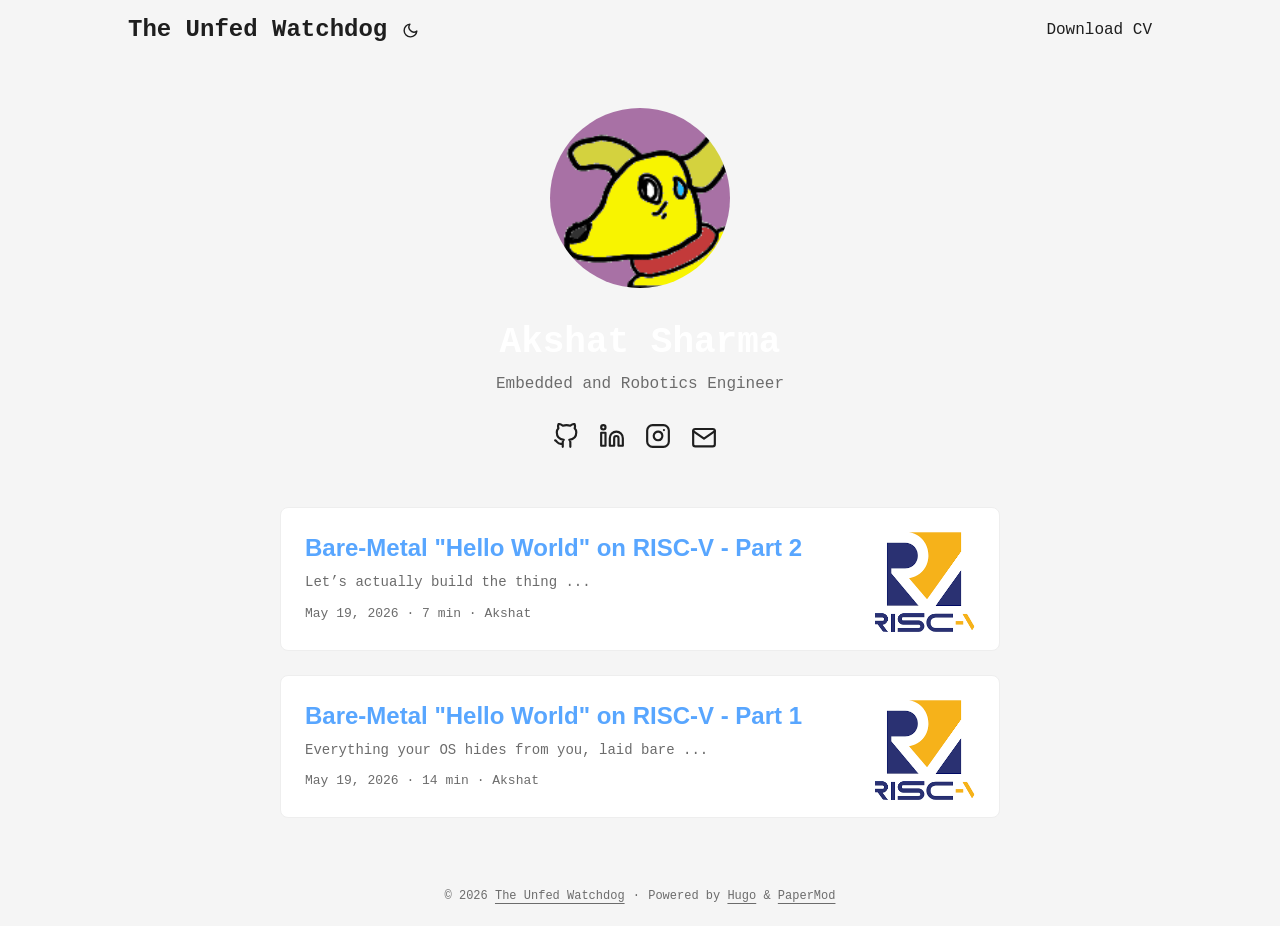
<file: index.html>
<!doctype html><html lang=en dir=auto data-theme=auto><head><meta name=generator content="Hugo 0.161.1"><meta charset=utf-8><meta http-equiv=X-UA-Compatible content="IE=edge"><meta name=viewport content="width=device-width,initial-scale=1,shrink-to-fit=no"><meta name=robots content="index, follow"><title>The Unfed Watchdog</title><meta name=description content="Personal blog of Akshat Sharma"><meta name=author content="Akshat Sharma"><link rel=canonical href=https://akshatsharma05.github.io/><link crossorigin=anonymous href=/assets/css/stylesheet.9da316d8bf339154c7305baf88b05cccd43c085b0ccf953e676c73926cf6cb54.css integrity="sha256-naMW2L8zkVTHMFuviLBczNQ8CFsMz5U+Z2xzkmz2y1Q=" rel="preload stylesheet" as=style><link rel=icon href=https://akshatsharma05.github.io/favicon.ico><link rel=icon type=image/png sizes=16x16 href=https://akshatsharma05.github.io/favicon-16x16.png><link rel=icon type=image/png sizes=32x32 href=https://akshatsharma05.github.io/favicon-32x32.png><link rel=apple-touch-icon href=https://akshatsharma05.github.io/apple-touch-icon.png><link rel=mask-icon href=https://akshatsharma05.github.io/safari-pinned-tab.svg><meta name=theme-color content="#2e2e33"><meta name=msapplication-TileColor content="#2e2e33"><link rel=alternate type=application/rss+xml href=https://akshatsharma05.github.io/index.xml title=rss><link rel=alternate hreflang=en href=https://akshatsharma05.github.io/><noscript><style>#theme-toggle,.top-link{display:none}</style><style>@media(prefers-color-scheme:dark){:root{--theme:rgb(29, 30, 32);--entry:rgb(46, 46, 51);--primary:rgb(218, 218, 219);--secondary:rgb(155, 156, 157);--tertiary:rgb(65, 66, 68);--content:rgb(196, 196, 197);--code-block-bg:rgb(46, 46, 51);--code-bg:rgb(55, 56, 62);--border:rgb(51, 51, 51);color-scheme:dark}.list{background:var(--theme)}.toc{background:var(--entry)}}</style></noscript><script>localStorage.getItem("pref-theme")==="dark"?document.querySelector("html").dataset.theme="dark":localStorage.getItem("pref-theme")==="light"?document.querySelector("html").dataset.theme="light":window.matchMedia("(prefers-color-scheme: dark)").matches?document.querySelector("html").dataset.theme="dark":document.querySelector("html").dataset.theme="light"</script><meta property="og:url" content="https://akshatsharma05.github.io/"><meta property="og:site_name" content="The Unfed Watchdog"><meta property="og:title" content="The Unfed Watchdog"><meta property="og:description" content="Personal blog of Akshat Sharma"><meta property="og:locale" content="en_us"><meta property="og:type" content="website"><meta property="og:image" content="https://akshatsharma05.github.io/logo.png"><meta name=twitter:card content="summary_large_image"><meta name=twitter:image content="https://akshatsharma05.github.io/logo.png"><meta name=twitter:title content="The Unfed Watchdog"><meta name=twitter:description content="Personal blog of Akshat Sharma"><script type=application/ld+json>{"@context":"https://schema.org","@type":"Organization","name":"The Unfed Watchdog","url":"https://akshatsharma05.github.io/","description":"Personal blog of Akshat Sharma","logo":"https://akshatsharma05.github.io/favicon.ico","sameAs":["https://github.com/akshatsharma05","https://www.linkedin.com/in/akshat-sharma-166932161/","https://www.instagram.com/hominum0447/","mailto:d06akshat@gmail.com"]}</script></head><body class=list id=top><header class=header><nav class=header-nav><div class=logo><a href=https://akshatsharma05.github.io/ accesskey=h title="The Unfed Watchdog (Alt + H)">The Unfed Watchdog</a><div class=logo-switches><button id=theme-toggle class=theme-toggle accesskey=t title="(Alt + T)" aria-label="Toggle theme">
<svg class="moon" width="17" height="17" viewBox="0 0 24 24" fill="none" stroke="currentColor" stroke-width="2" stroke-linecap="round" stroke-linejoin="round"><path d="M21 12.79A9 9 0 1111.21 3 7 7 0 0021 12.79z"/></svg>
<svg class="sun" width="17" height="17" viewBox="0 0 24 24" fill="none" stroke="currentColor" stroke-width="2" stroke-linecap="round" stroke-linejoin="round"><circle cx="12" cy="12" r="5"/><line x1="12" y1="1" x2="12" y2="3"/><line x1="12" y1="21" x2="12" y2="23"/><line x1="4.22" y1="4.22" x2="5.64" y2="5.64"/><line x1="18.36" y1="18.36" x2="19.78" y2="19.78"/><line x1="1" y1="12" x2="3" y2="12"/><line x1="21" y1="12" x2="23" y2="12"/><line x1="4.22" y1="19.78" x2="5.64" y2="18.36"/><line x1="18.36" y1="5.64" x2="19.78" y2="4.22"/></svg></button></div></div><ul id=menu class=menu><li><a href=https://akshatsharma05.github.io/docs/resume/akshat_sharma_cv.pdf title="Download CV"><span>Download CV</span></a></li></ul></nav></header><main class=main><article class="first-entry home-info"><header class=entry-header><h1></h1></header><div class="entry-content md-content"><img src=logo.png alt=avatar class=avatar><p><span class=profile-name>Akshat Sharma</span>
Embedded and Robotics Engineer</p></div><footer class=entry-footer><div class=social-icons><a href=https://github.com/akshatsharma05 target=_blank rel="noopener noreferrer me" title=Github><svg viewBox="0 0 24 24" fill="none" stroke="currentColor" stroke-width="2" stroke-linecap="round" stroke-linejoin="round"><path d="M9 19c-5 1.5-5-2.5-7-3m14 6v-3.87a3.37 3.37.0 00-.94-2.61c3.14-.35 6.44-1.54 6.44-7A5.44 5.44.0 0020 4.77 5.07 5.07.0 0019.91 1S18.73.65 16 2.48a13.38 13.38.0 00-7 0C6.27.65 5.09 1 5.09 1A5.07 5.07.0 005 4.77 5.44 5.44.0 003.5 8.55c0 5.42 3.3 6.61 6.44 7A3.37 3.37.0 009 18.13V22"/></svg>
</a><a href=https://www.linkedin.com/in/akshat-sharma-166932161/ target=_blank rel="noopener noreferrer me" title=Linkedin><svg viewBox="0 0 24 24" fill="none" stroke="currentColor" stroke-width="2" stroke-linecap="round" stroke-linejoin="round"><path d="M16 8a6 6 0 016 6v7h-4v-7a2 2 0 00-2-2 2 2 0 00-2 2v7h-4v-7a6 6 0 016-6z"/><rect x="2" y="9" width="4" height="12"/><circle cx="4" cy="4" r="2"/></svg>
</a><a href=https://www.instagram.com/hominum0447/ target=_blank rel="noopener noreferrer me" title=Instagram><svg viewBox="0 0 24 24" fill="none" stroke="currentColor" stroke-width="2" stroke-linecap="round" stroke-linejoin="round"><rect x="2" y="2" width="20" height="20" rx="5" ry="5"/><path d="M16 11.37A4 4 0 1112.63 8 4 4 0 0116 11.37z"/><line x1="17.5" y1="6.5" x2="17.5" y2="6.5"/></svg>
</a><a href=mailto:d06akshat@gmail.com target=_blank rel="noopener noreferrer me" title=Email><svg viewBox="0 0 24 21" fill="none" stroke="currentColor" stroke-width="2" stroke-linecap="round" stroke-linejoin="round"><path d="M4 4h16c1.1.0 2 .9 2 2v12c0 1.1-.9 2-2 2H4c-1.1.0-2-.9-2-2V6c0-1.1.9-2 2-2z"/><polyline points="22,6 12,13 2,6"/></svg></a></div></footer></article><article class=post-entry><figure class=entry-cover><img loading=lazy src=https://akshatsharma05.github.io/images/riscv/thumb.png alt="Bare-metal RISC-V setup"></figure><header class=entry-header><h2 class=entry-hint-parent>Bare-Metal "Hello World" on RISC-V - Part 2</h2></header><div class=entry-content><p>Let’s actually build the thing
...</p></div><footer class=entry-footer><span title='2026-05-19 01:08:05 +0530 IST'>May 19, 2026</span>&nbsp;·&nbsp;<span>7 min</span>&nbsp;·&nbsp;<span>Akshat</span></footer><a class=entry-link aria-label='post link to Bare-Metal "Hello World" on RISC-V - Part 2' href=https://akshatsharma05.github.io/posts/riscv-2/></a></article><article class=post-entry><figure class=entry-cover><img loading=lazy src=https://akshatsharma05.github.io/images/riscv/thumb.png alt="Bare-metal RISC-V setup"></figure><header class=entry-header><h2 class=entry-hint-parent>Bare-Metal "Hello World" on RISC-V - Part 1</h2></header><div class=entry-content><p>Everything your OS hides from you, laid bare
...</p></div><footer class=entry-footer><span title='2026-05-19 00:51:05 +0530 IST'>May 19, 2026</span>&nbsp;·&nbsp;<span>14 min</span>&nbsp;·&nbsp;<span>Akshat</span></footer><a class=entry-link aria-label='post link to Bare-Metal "Hello World" on RISC-V - Part 1' href=https://akshatsharma05.github.io/posts/riscv-1/></a></article></main><footer class=footer><span>&copy; 2026 <a href=https://akshatsharma05.github.io/>The Unfed Watchdog</a></span> ·
<span>Powered by
<a href="https://gohugo.io/?utm_source=papermod" rel=noopener target=_blank>Hugo</a> &
<a href=https://github.com/adityatelange/hugo-PaperMod/ rel=noopener target=_blank>PaperMod</a></span></footer><a href=#top id=top-link class="top-link hidden" aria-label="go to top" title="Go to Top (Alt + G)" accesskey=g><svg viewBox="0 0 24 24" fill="none" stroke="currentColor" stroke-width="2" stroke-linecap="round" stroke-linejoin="round" class="feather feather-chevrons-up"><polyline points="17 11 12 6 7 11"/><polyline points="17 18 12 13 7 18"/></svg>
</a><script>let menu=document.getElementById("menu");if(menu){const e=localStorage.getItem("menu-scroll-position");e&&(menu.scrollLeft=parseInt(e,10)),menu.onscroll=function(){localStorage.setItem("menu-scroll-position",menu.scrollLeft)}}document.querySelectorAll('a[href^="#"]').forEach(e=>{e.addEventListener("click",function(e){e.preventDefault();var t=this.getAttribute("href").substr(1);window.matchMedia("(prefers-reduced-motion: reduce)").matches?document.querySelector(`[id='${decodeURIComponent(t)}']`).scrollIntoView():document.querySelector(`[id='${decodeURIComponent(t)}']`).scrollIntoView({behavior:"smooth"}),t==="top"?history.replaceState(null,null," "):history.pushState(null,null,`#${t}`)})})</script><script>var toplink=document.getElementById("top-link");window.onscroll=function(){const e=window.innerHeight;document.body.scrollTop>e||document.documentElement.scrollTop>e?toplink.classList.remove("hidden"):toplink.classList.add("hidden")}</script><script>document.getElementById("theme-toggle").addEventListener("click",()=>{const e=document.querySelector("html");e.dataset.theme==="dark"?(e.dataset.theme="light",localStorage.setItem("pref-theme","light")):(e.dataset.theme="dark",localStorage.setItem("pref-theme","dark"))})</script></body></html>
</file>
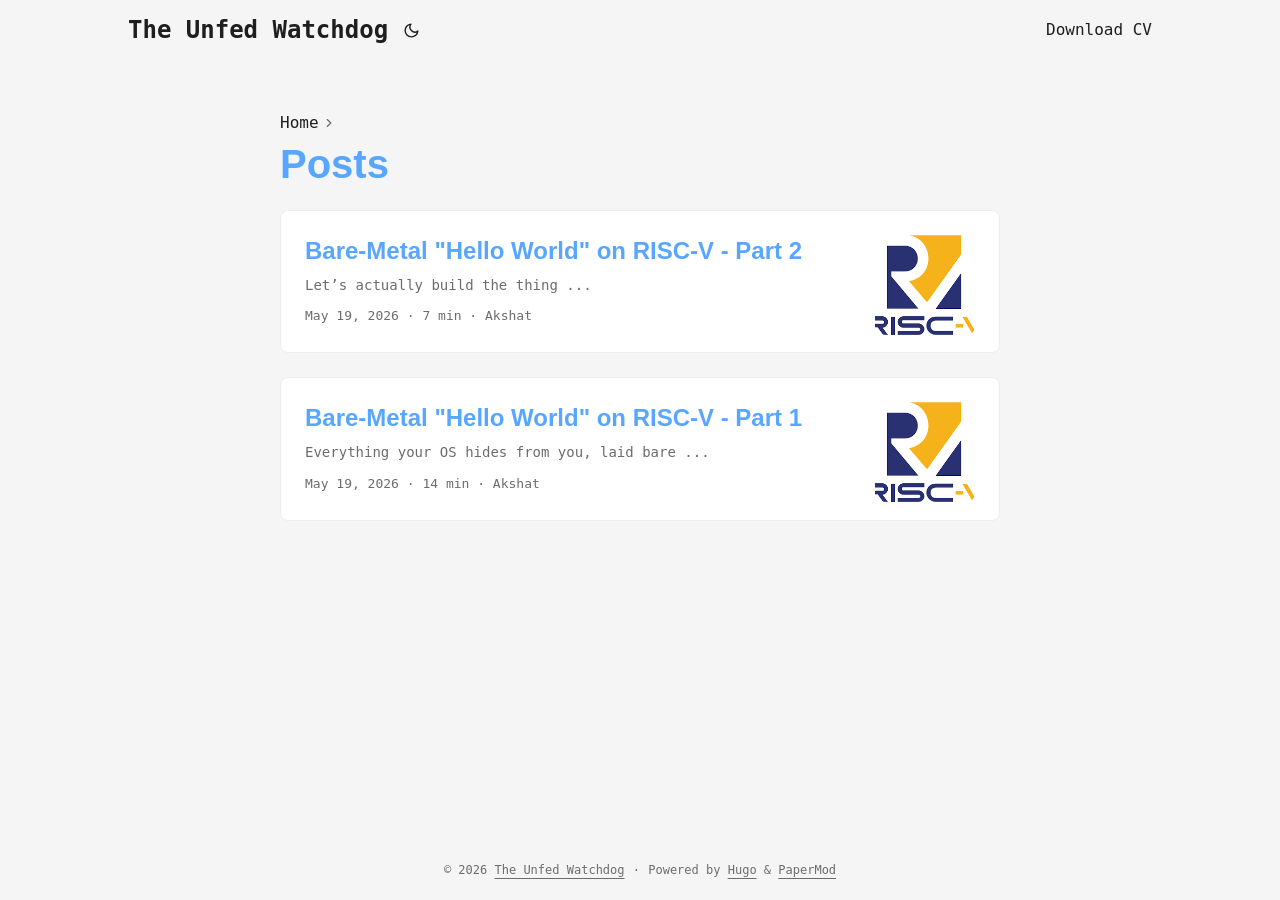
<file: posts/index.html>
<!doctype html><html lang=en dir=auto data-theme=auto><head><meta charset=utf-8><meta http-equiv=X-UA-Compatible content="IE=edge"><meta name=viewport content="width=device-width,initial-scale=1,shrink-to-fit=no"><meta name=robots content="index, follow"><title>Posts | The Unfed Watchdog</title><meta name=keywords content><meta name=description content="Posts - The Unfed Watchdog"><meta name=author content="Akshat Sharma"><link rel=canonical href=https://akshatsharma05.github.io/posts/><link crossorigin=anonymous href=/assets/css/stylesheet.9da316d8bf339154c7305baf88b05cccd43c085b0ccf953e676c73926cf6cb54.css integrity="sha256-naMW2L8zkVTHMFuviLBczNQ8CFsMz5U+Z2xzkmz2y1Q=" rel="preload stylesheet" as=style><link rel=icon href=https://akshatsharma05.github.io/favicon.ico><link rel=icon type=image/png sizes=16x16 href=https://akshatsharma05.github.io/favicon-16x16.png><link rel=icon type=image/png sizes=32x32 href=https://akshatsharma05.github.io/favicon-32x32.png><link rel=apple-touch-icon href=https://akshatsharma05.github.io/apple-touch-icon.png><link rel=mask-icon href=https://akshatsharma05.github.io/safari-pinned-tab.svg><meta name=theme-color content="#2e2e33"><meta name=msapplication-TileColor content="#2e2e33"><link rel=alternate type=application/rss+xml href=https://akshatsharma05.github.io/posts/index.xml title=rss><link rel=alternate hreflang=en href=https://akshatsharma05.github.io/posts/><noscript><style>#theme-toggle,.top-link{display:none}</style><style>@media(prefers-color-scheme:dark){:root{--theme:rgb(29, 30, 32);--entry:rgb(46, 46, 51);--primary:rgb(218, 218, 219);--secondary:rgb(155, 156, 157);--tertiary:rgb(65, 66, 68);--content:rgb(196, 196, 197);--code-block-bg:rgb(46, 46, 51);--code-bg:rgb(55, 56, 62);--border:rgb(51, 51, 51);color-scheme:dark}.list{background:var(--theme)}.toc{background:var(--entry)}}</style></noscript><script>localStorage.getItem("pref-theme")==="dark"?document.querySelector("html").dataset.theme="dark":localStorage.getItem("pref-theme")==="light"?document.querySelector("html").dataset.theme="light":window.matchMedia("(prefers-color-scheme: dark)").matches?document.querySelector("html").dataset.theme="dark":document.querySelector("html").dataset.theme="light"</script><meta property="og:url" content="https://akshatsharma05.github.io/posts/"><meta property="og:site_name" content="The Unfed Watchdog"><meta property="og:title" content="Posts"><meta property="og:description" content="Personal blog of Akshat Sharma"><meta property="og:locale" content="en_us"><meta property="og:type" content="website"><meta property="og:image" content="https://akshatsharma05.github.io/logo.png"><meta name=twitter:card content="summary_large_image"><meta name=twitter:image content="https://akshatsharma05.github.io/logo.png"><meta name=twitter:title content="Posts"><meta name=twitter:description content="Personal blog of Akshat Sharma"><script type=application/ld+json>{"@context":"https://schema.org","@type":"BreadcrumbList","itemListElement":[{"@type":"ListItem","position":1,"name":"Posts","item":"https://akshatsharma05.github.io/posts/"}]}</script></head><body class=list id=top><header class=header><nav class=header-nav><div class=logo><a href=https://akshatsharma05.github.io/ accesskey=h title="The Unfed Watchdog (Alt + H)">The Unfed Watchdog</a><div class=logo-switches><button id=theme-toggle class=theme-toggle accesskey=t title="(Alt + T)" aria-label="Toggle theme">
<svg class="moon" width="17" height="17" viewBox="0 0 24 24" fill="none" stroke="currentColor" stroke-width="2" stroke-linecap="round" stroke-linejoin="round"><path d="M21 12.79A9 9 0 1111.21 3 7 7 0 0021 12.79z"/></svg>
<svg class="sun" width="17" height="17" viewBox="0 0 24 24" fill="none" stroke="currentColor" stroke-width="2" stroke-linecap="round" stroke-linejoin="round"><circle cx="12" cy="12" r="5"/><line x1="12" y1="1" x2="12" y2="3"/><line x1="12" y1="21" x2="12" y2="23"/><line x1="4.22" y1="4.22" x2="5.64" y2="5.64"/><line x1="18.36" y1="18.36" x2="19.78" y2="19.78"/><line x1="1" y1="12" x2="3" y2="12"/><line x1="21" y1="12" x2="23" y2="12"/><line x1="4.22" y1="19.78" x2="5.64" y2="18.36"/><line x1="18.36" y1="5.64" x2="19.78" y2="4.22"/></svg></button></div></div><ul id=menu class=menu><li><a href=https://akshatsharma05.github.io/docs/resume/akshat_sharma_cv.pdf title="Download CV"><span>Download CV</span></a></li></ul></nav></header><main class=main><header class=page-header><nav class=breadcrumbs role=navigation aria-label=Breadcrumb><a href=/>Home</a>
<svg viewBox="0 0 24 24" fill="none" stroke="currentColor" stroke-width="2" stroke-linecap="round" stroke-linejoin="round" class="feather feather-chevron-right"><polyline points="9 18 15 12 9 6"/></svg></nav><h1>Posts</h1></header><article class=post-entry><figure class=entry-cover><img loading=lazy src=https://akshatsharma05.github.io/images/riscv/thumb.png alt="Bare-metal RISC-V setup"></figure><header class=entry-header><h2 class=entry-hint-parent>Bare-Metal "Hello World" on RISC-V - Part 2</h2></header><div class=entry-content><p>Let’s actually build the thing
...</p></div><footer class=entry-footer><span title='2026-05-19 01:08:05 +0530 IST'>May 19, 2026</span>&nbsp;·&nbsp;<span>7 min</span>&nbsp;·&nbsp;<span>Akshat</span></footer><a class=entry-link aria-label='post link to Bare-Metal "Hello World" on RISC-V - Part 2' href=https://akshatsharma05.github.io/posts/riscv-2/></a></article><article class=post-entry><figure class=entry-cover><img loading=lazy src=https://akshatsharma05.github.io/images/riscv/thumb.png alt="Bare-metal RISC-V setup"></figure><header class=entry-header><h2 class=entry-hint-parent>Bare-Metal "Hello World" on RISC-V - Part 1</h2></header><div class=entry-content><p>Everything your OS hides from you, laid bare
...</p></div><footer class=entry-footer><span title='2026-05-19 00:51:05 +0530 IST'>May 19, 2026</span>&nbsp;·&nbsp;<span>14 min</span>&nbsp;·&nbsp;<span>Akshat</span></footer><a class=entry-link aria-label='post link to Bare-Metal "Hello World" on RISC-V - Part 1' href=https://akshatsharma05.github.io/posts/riscv-1/></a></article></main><footer class=footer><span>&copy; 2026 <a href=https://akshatsharma05.github.io/>The Unfed Watchdog</a></span> ·
<span>Powered by
<a href="https://gohugo.io/?utm_source=papermod" rel=noopener target=_blank>Hugo</a> &
<a href=https://github.com/adityatelange/hugo-PaperMod/ rel=noopener target=_blank>PaperMod</a></span></footer><a href=#top id=top-link class="top-link hidden" aria-label="go to top" title="Go to Top (Alt + G)" accesskey=g><svg viewBox="0 0 24 24" fill="none" stroke="currentColor" stroke-width="2" stroke-linecap="round" stroke-linejoin="round" class="feather feather-chevrons-up"><polyline points="17 11 12 6 7 11"/><polyline points="17 18 12 13 7 18"/></svg>
</a><script>let menu=document.getElementById("menu");if(menu){const e=localStorage.getItem("menu-scroll-position");e&&(menu.scrollLeft=parseInt(e,10)),menu.onscroll=function(){localStorage.setItem("menu-scroll-position",menu.scrollLeft)}}document.querySelectorAll('a[href^="#"]').forEach(e=>{e.addEventListener("click",function(e){e.preventDefault();var t=this.getAttribute("href").substr(1);window.matchMedia("(prefers-reduced-motion: reduce)").matches?document.querySelector(`[id='${decodeURIComponent(t)}']`).scrollIntoView():document.querySelector(`[id='${decodeURIComponent(t)}']`).scrollIntoView({behavior:"smooth"}),t==="top"?history.replaceState(null,null," "):history.pushState(null,null,`#${t}`)})})</script><script>var toplink=document.getElementById("top-link");window.onscroll=function(){const e=window.innerHeight;document.body.scrollTop>e||document.documentElement.scrollTop>e?toplink.classList.remove("hidden"):toplink.classList.add("hidden")}</script><script>document.getElementById("theme-toggle").addEventListener("click",()=>{const e=document.querySelector("html");e.dataset.theme==="dark"?(e.dataset.theme="light",localStorage.setItem("pref-theme","light")):(e.dataset.theme="dark",localStorage.setItem("pref-theme","dark"))})</script></body></html>
</file>
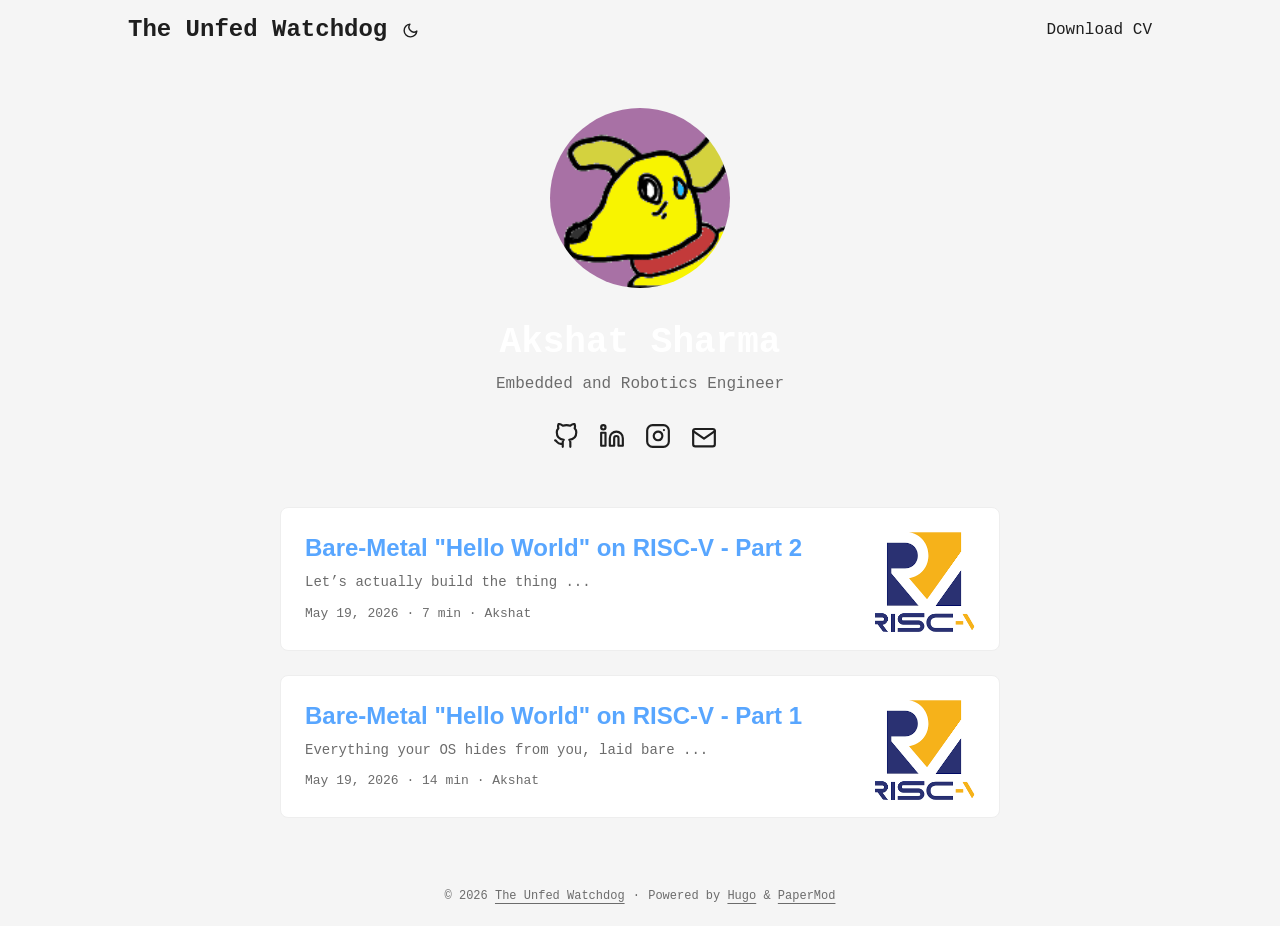
<file: page/1/index.html>
<!doctype html><html lang=en-us><head><title>https://akshatsharma05.github.io/</title><link rel=canonical href=https://akshatsharma05.github.io/><meta charset=utf-8><meta http-equiv=refresh content="0; url=https://akshatsharma05.github.io/"></head></html>
</file>
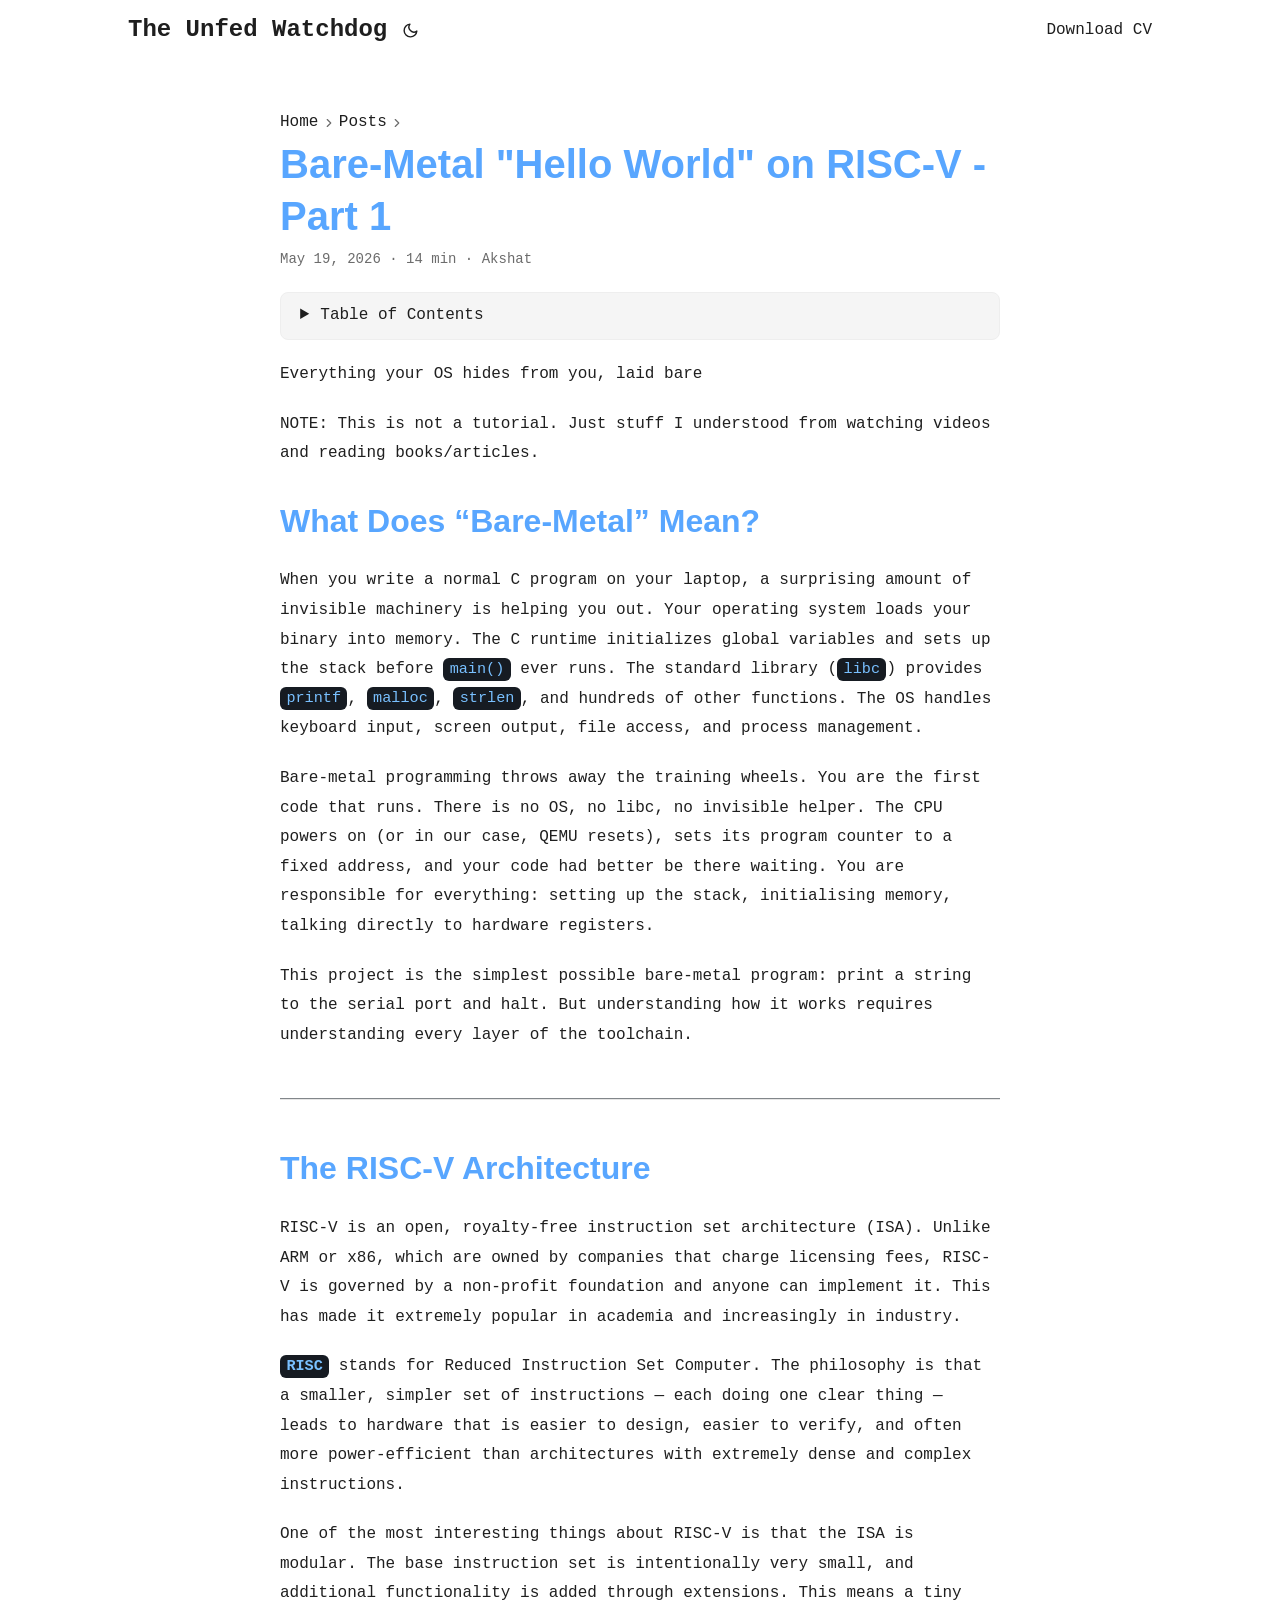
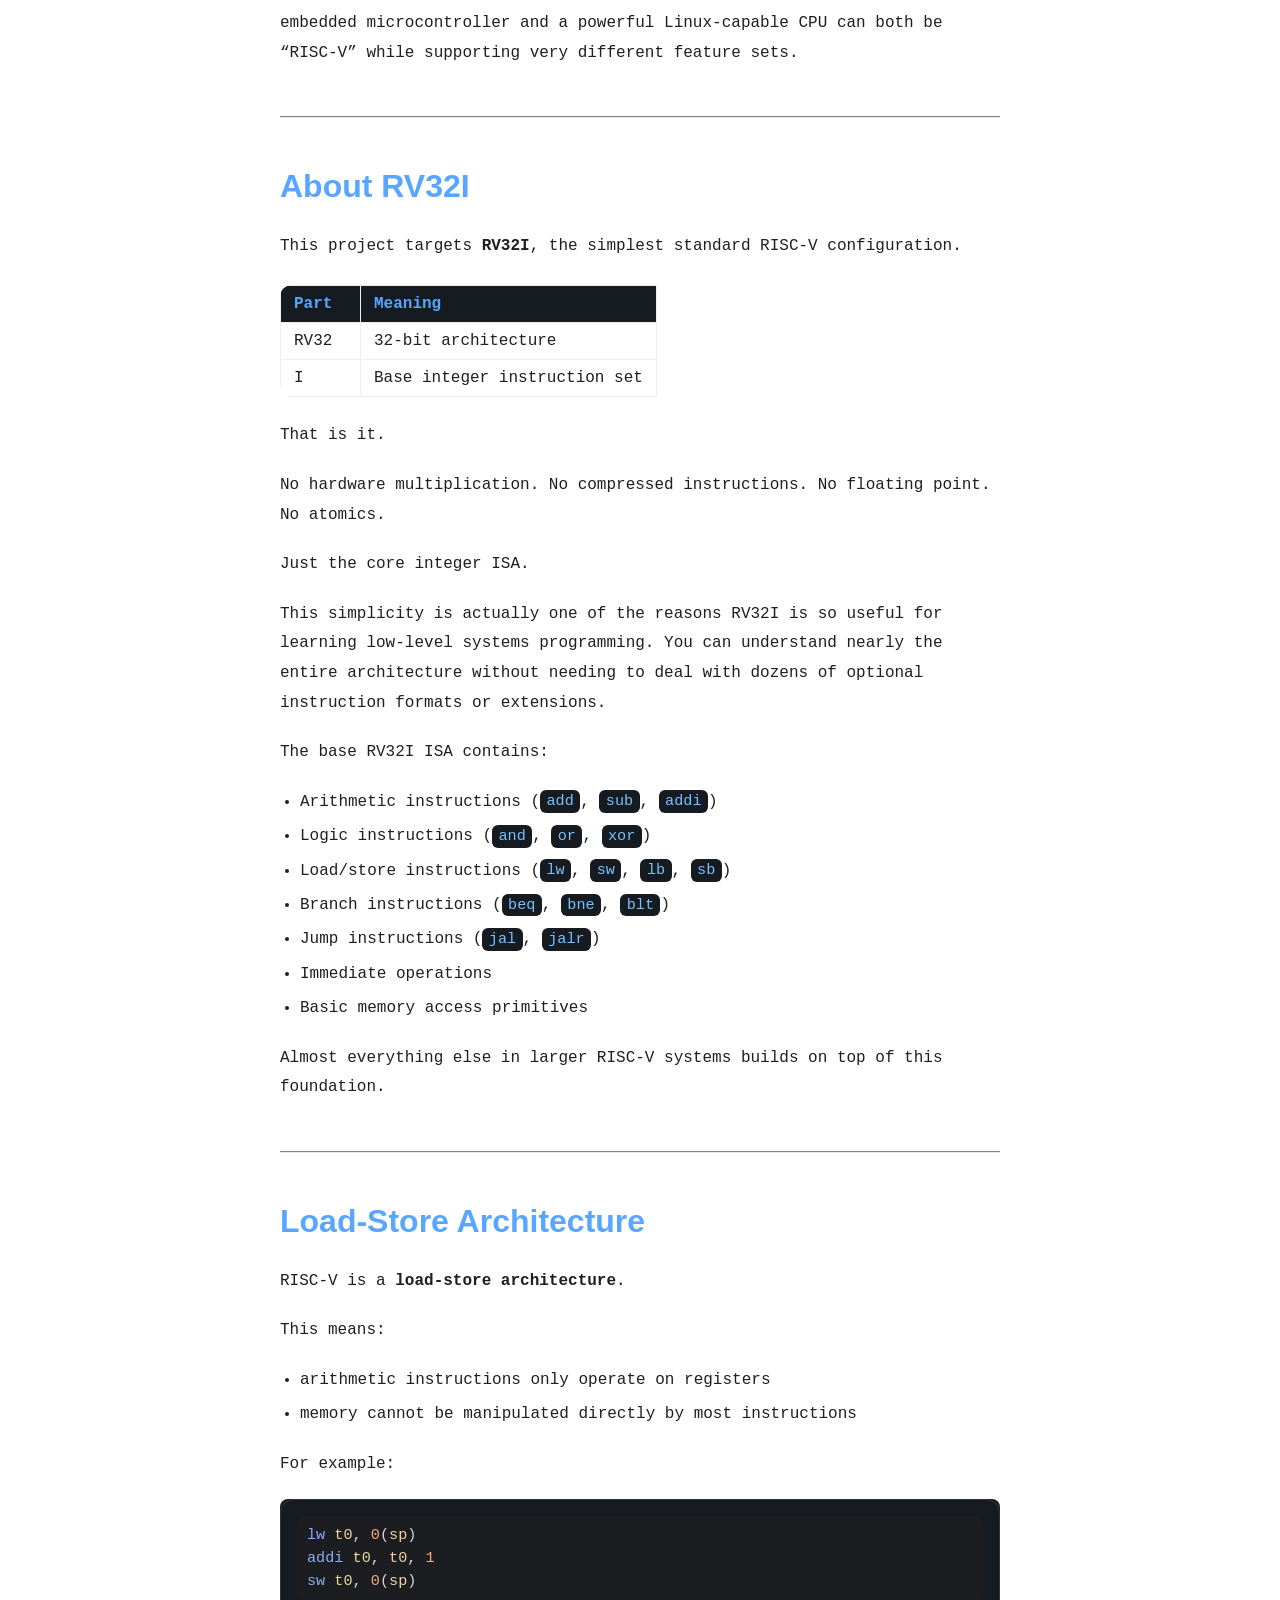
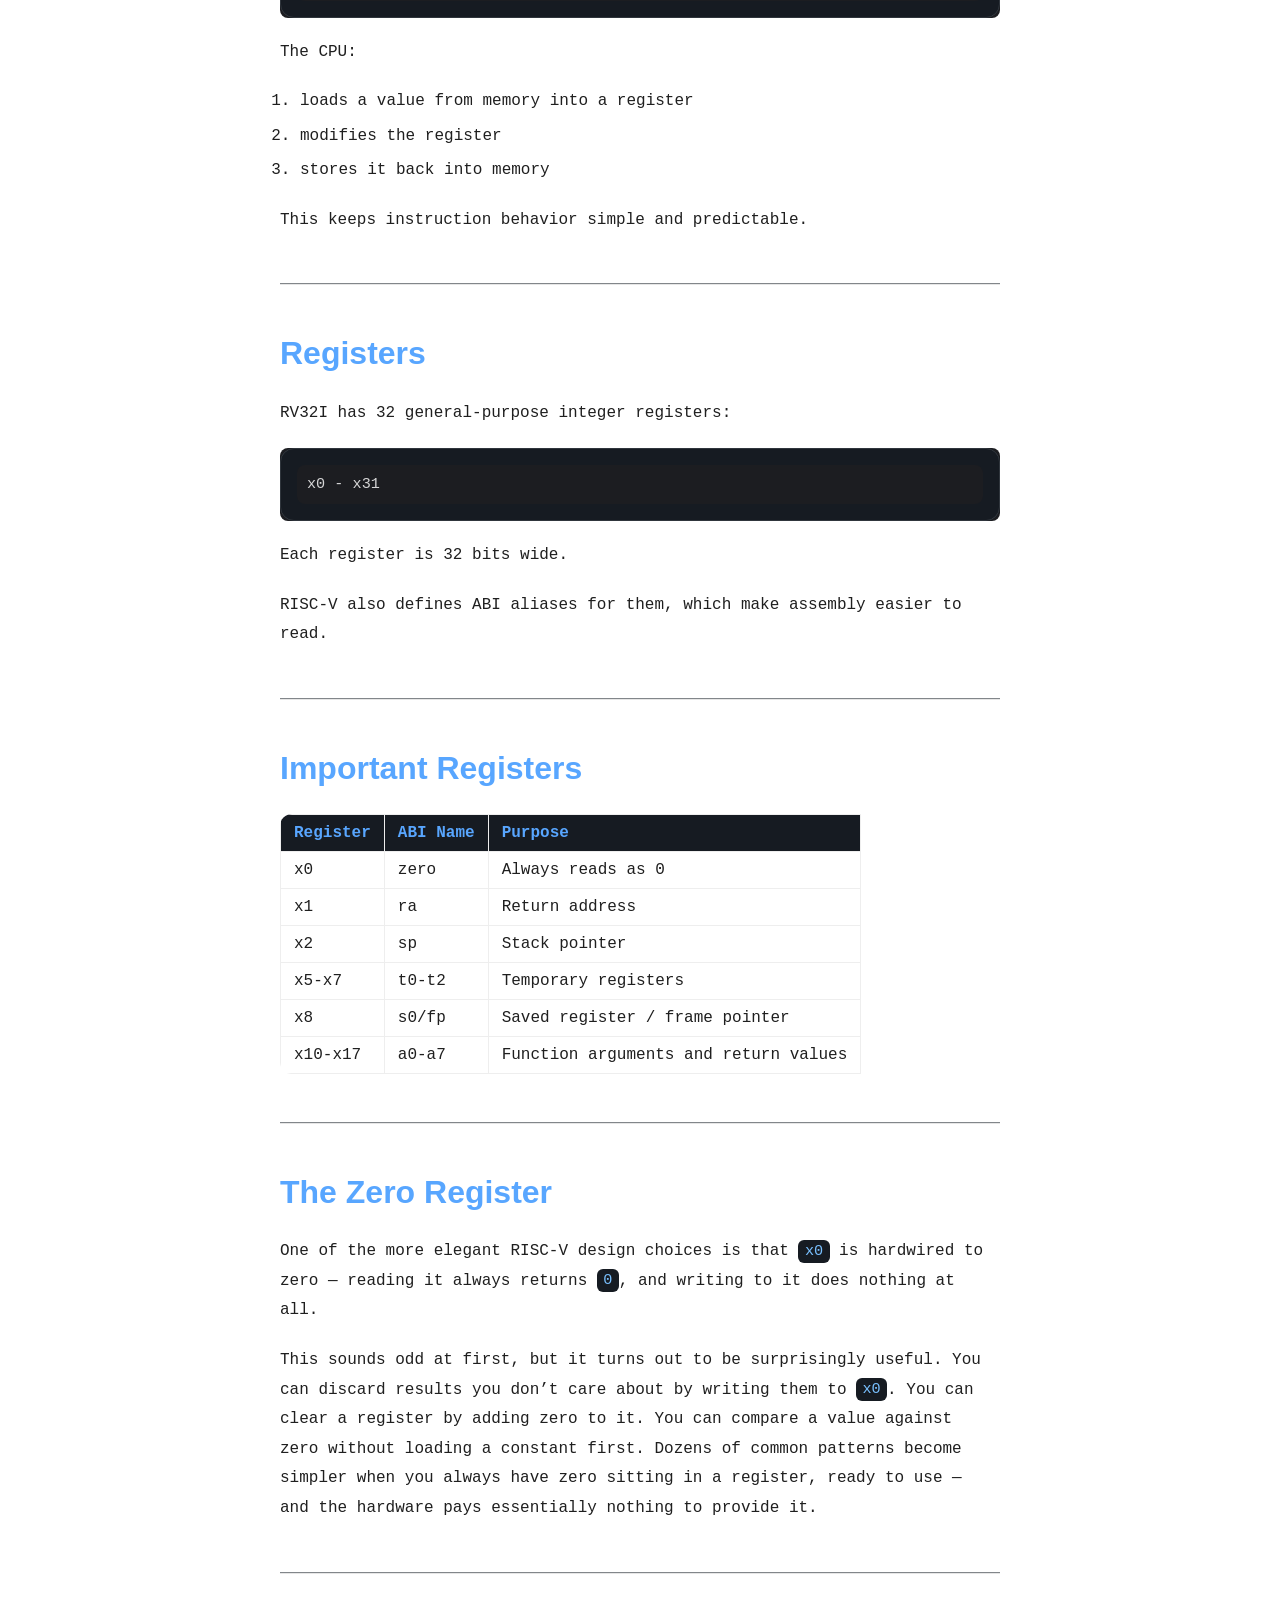
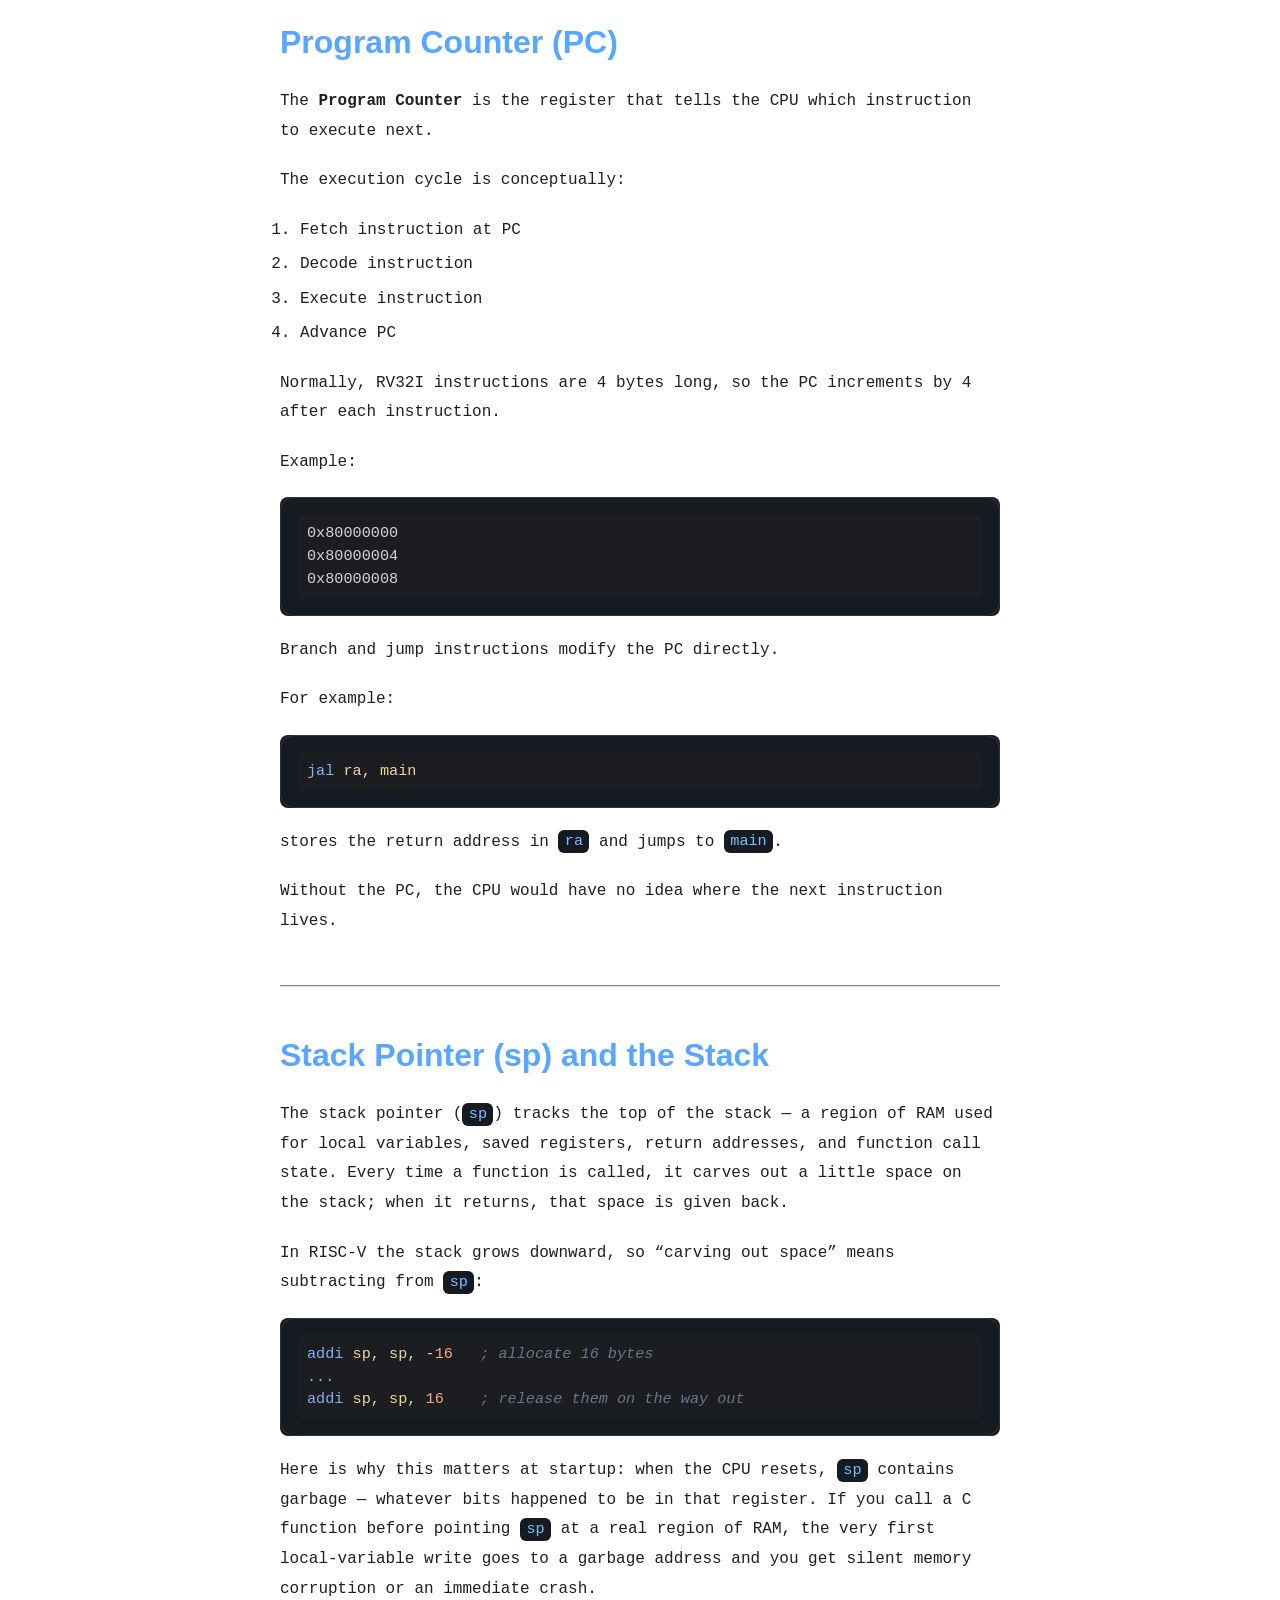
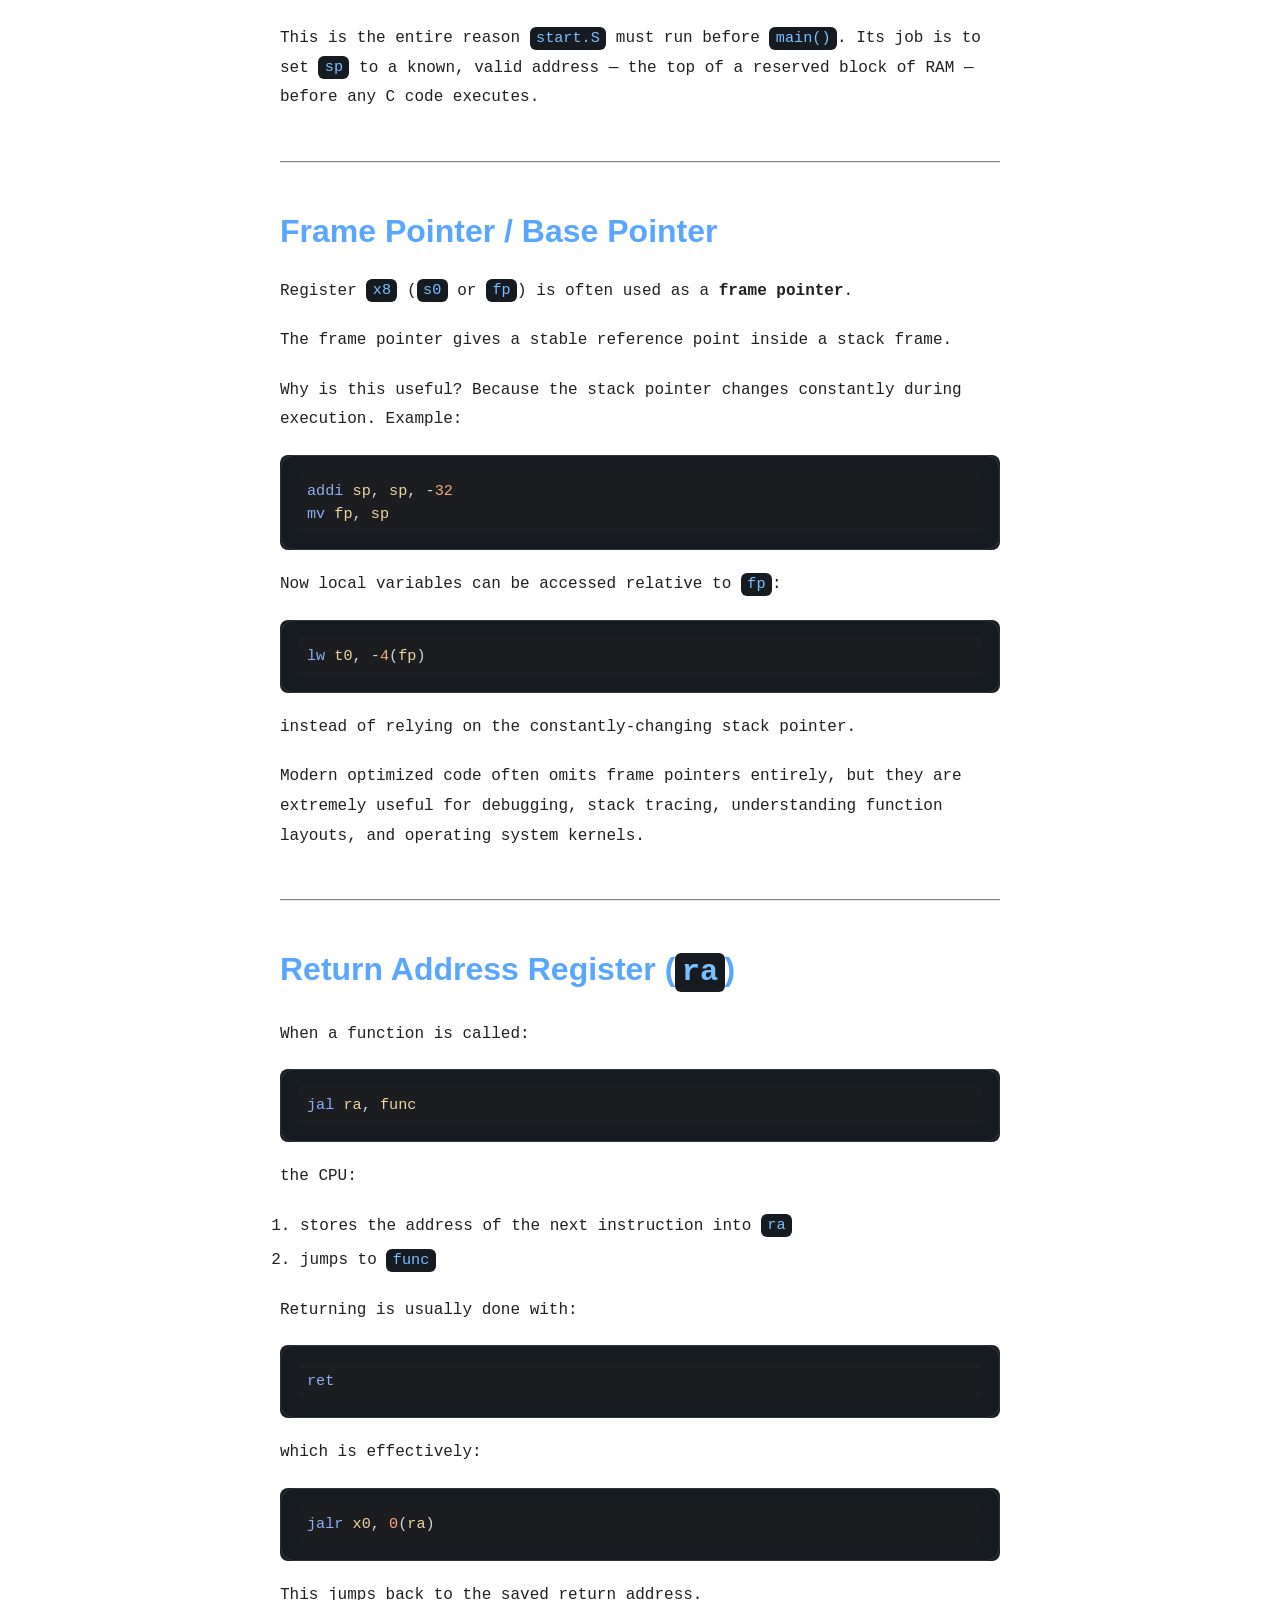
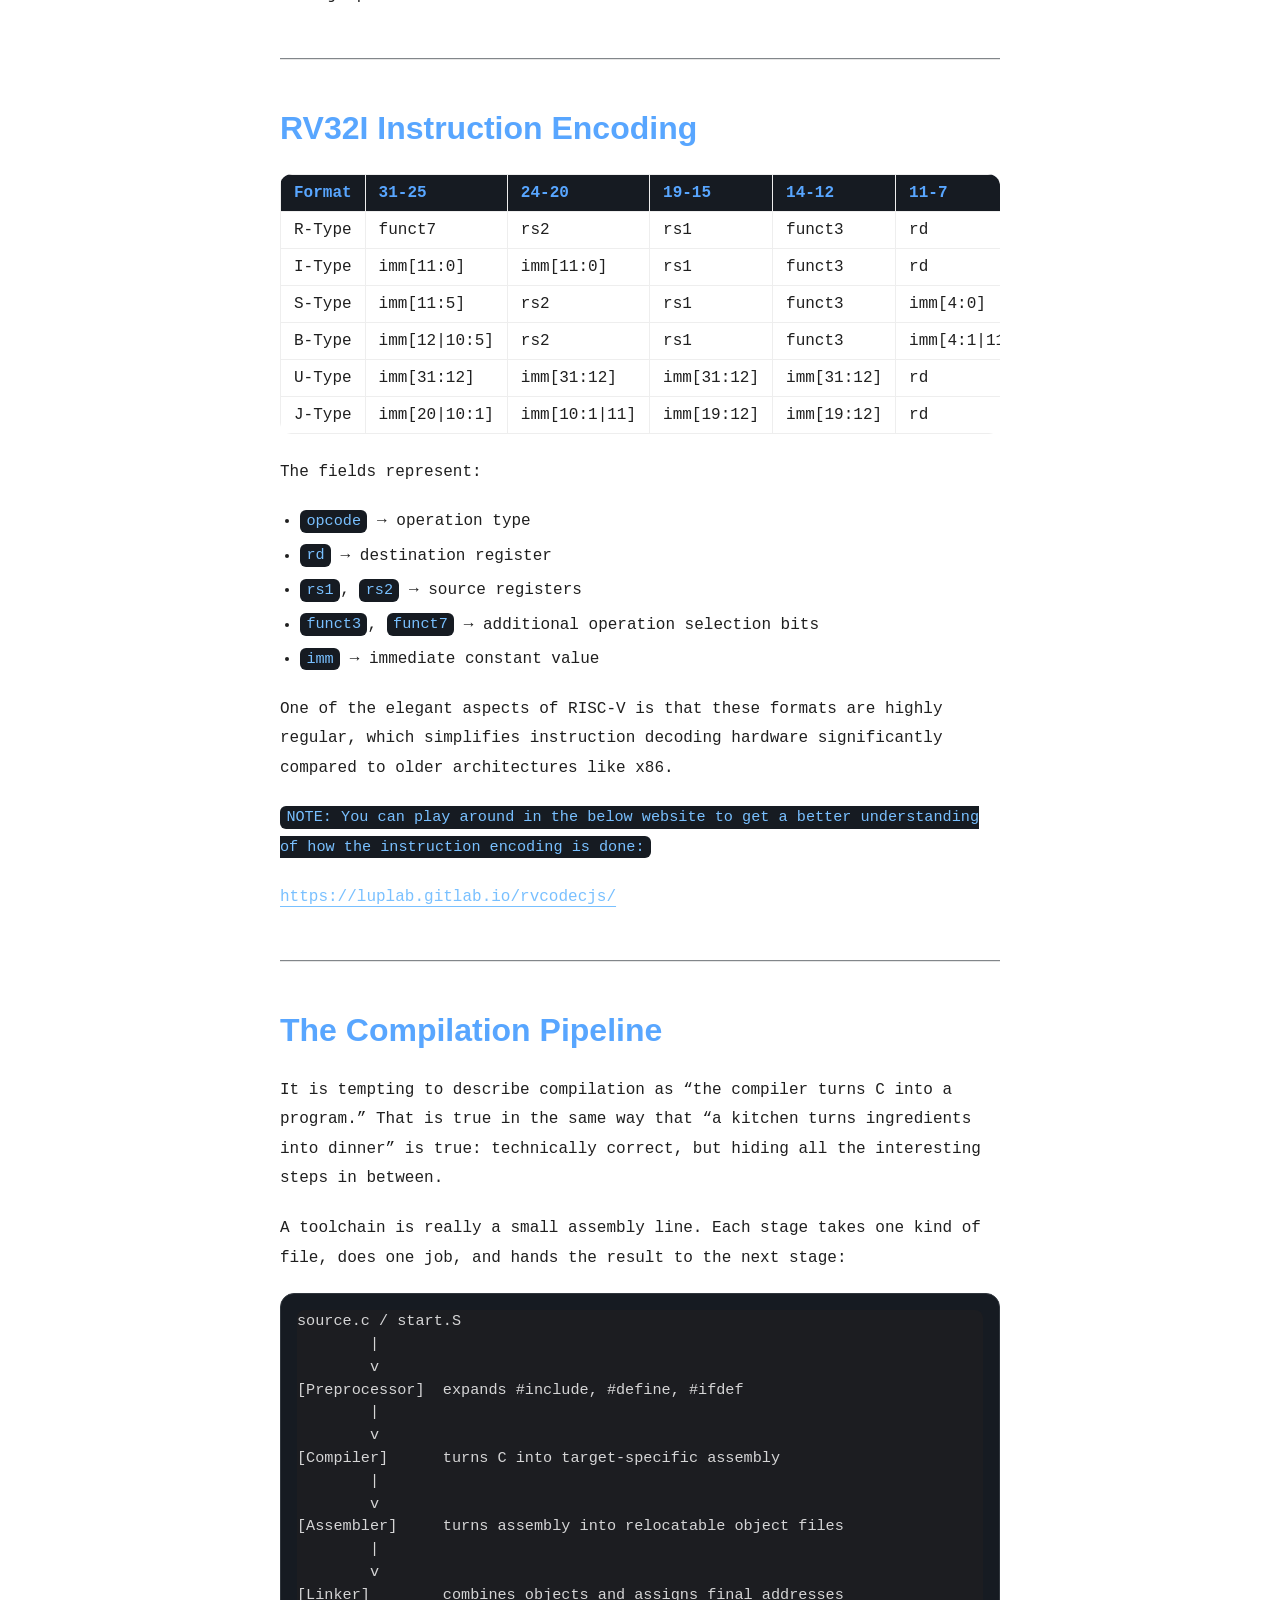
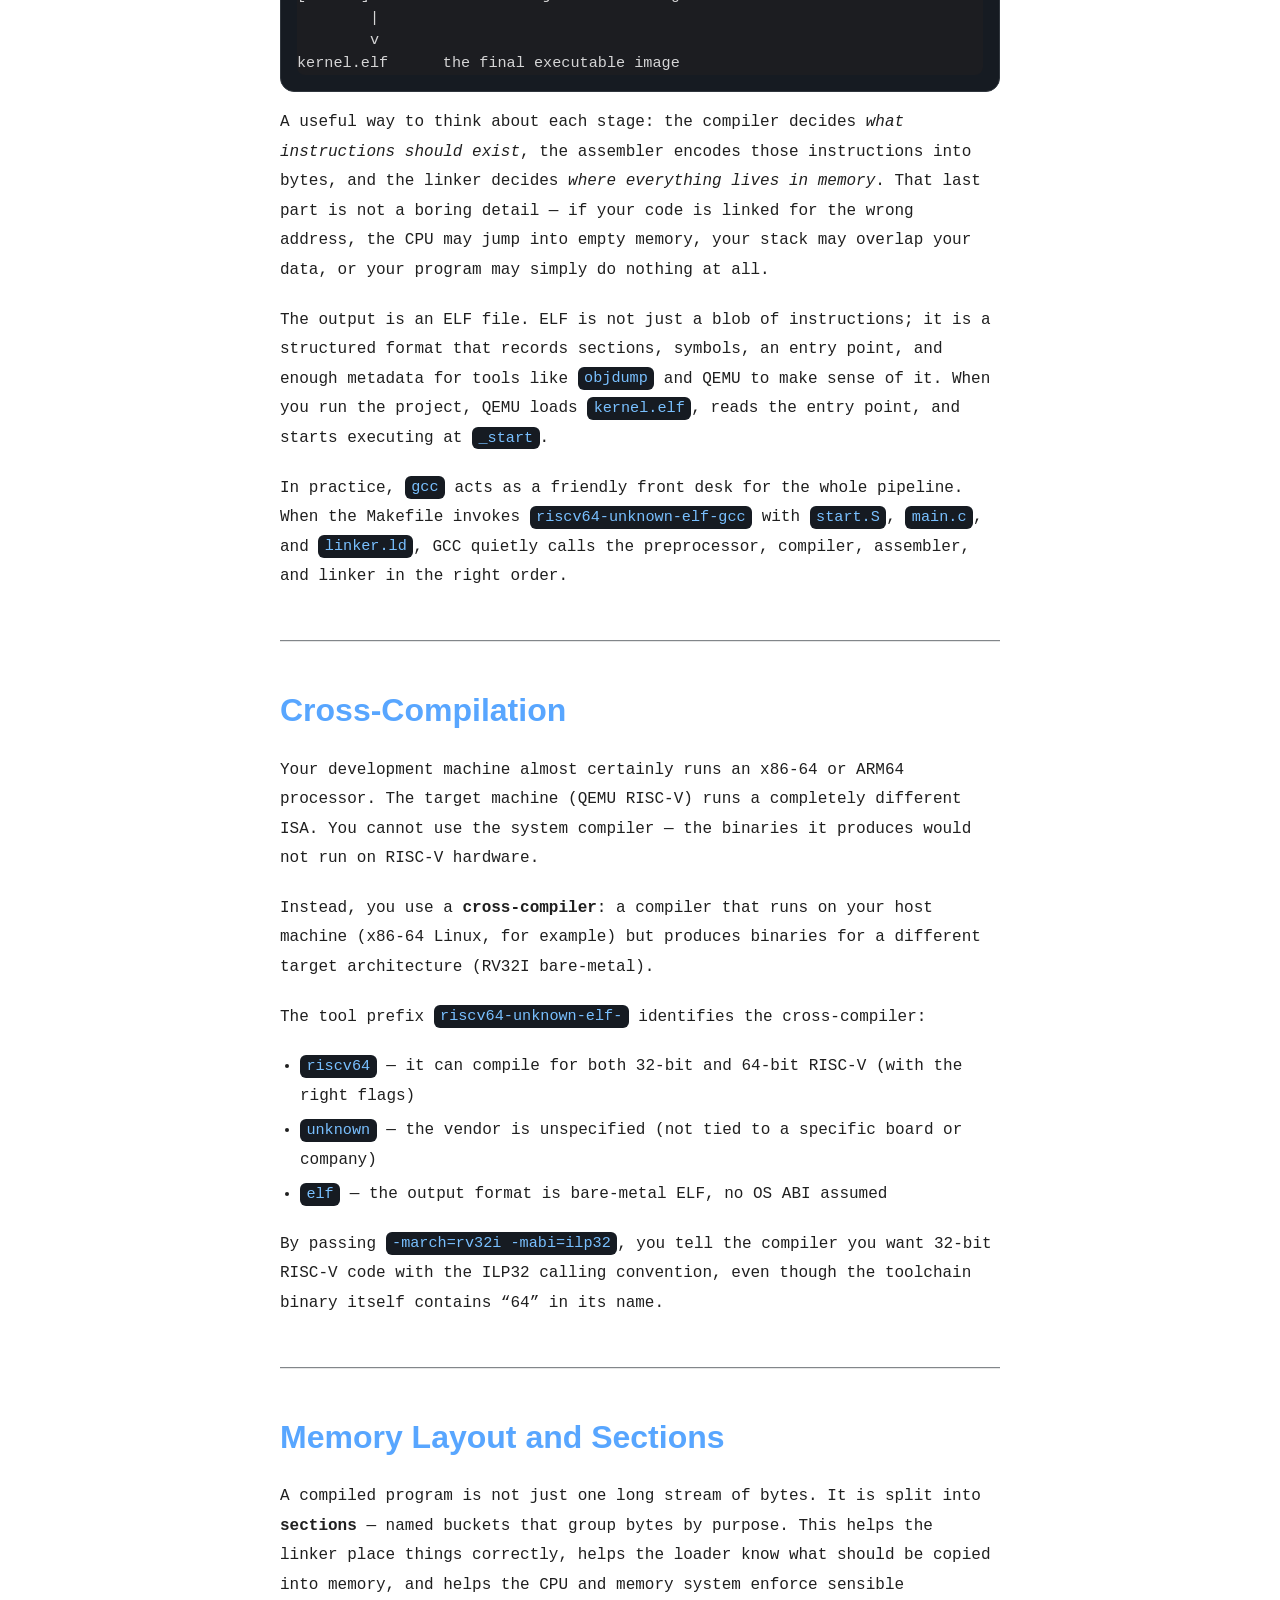
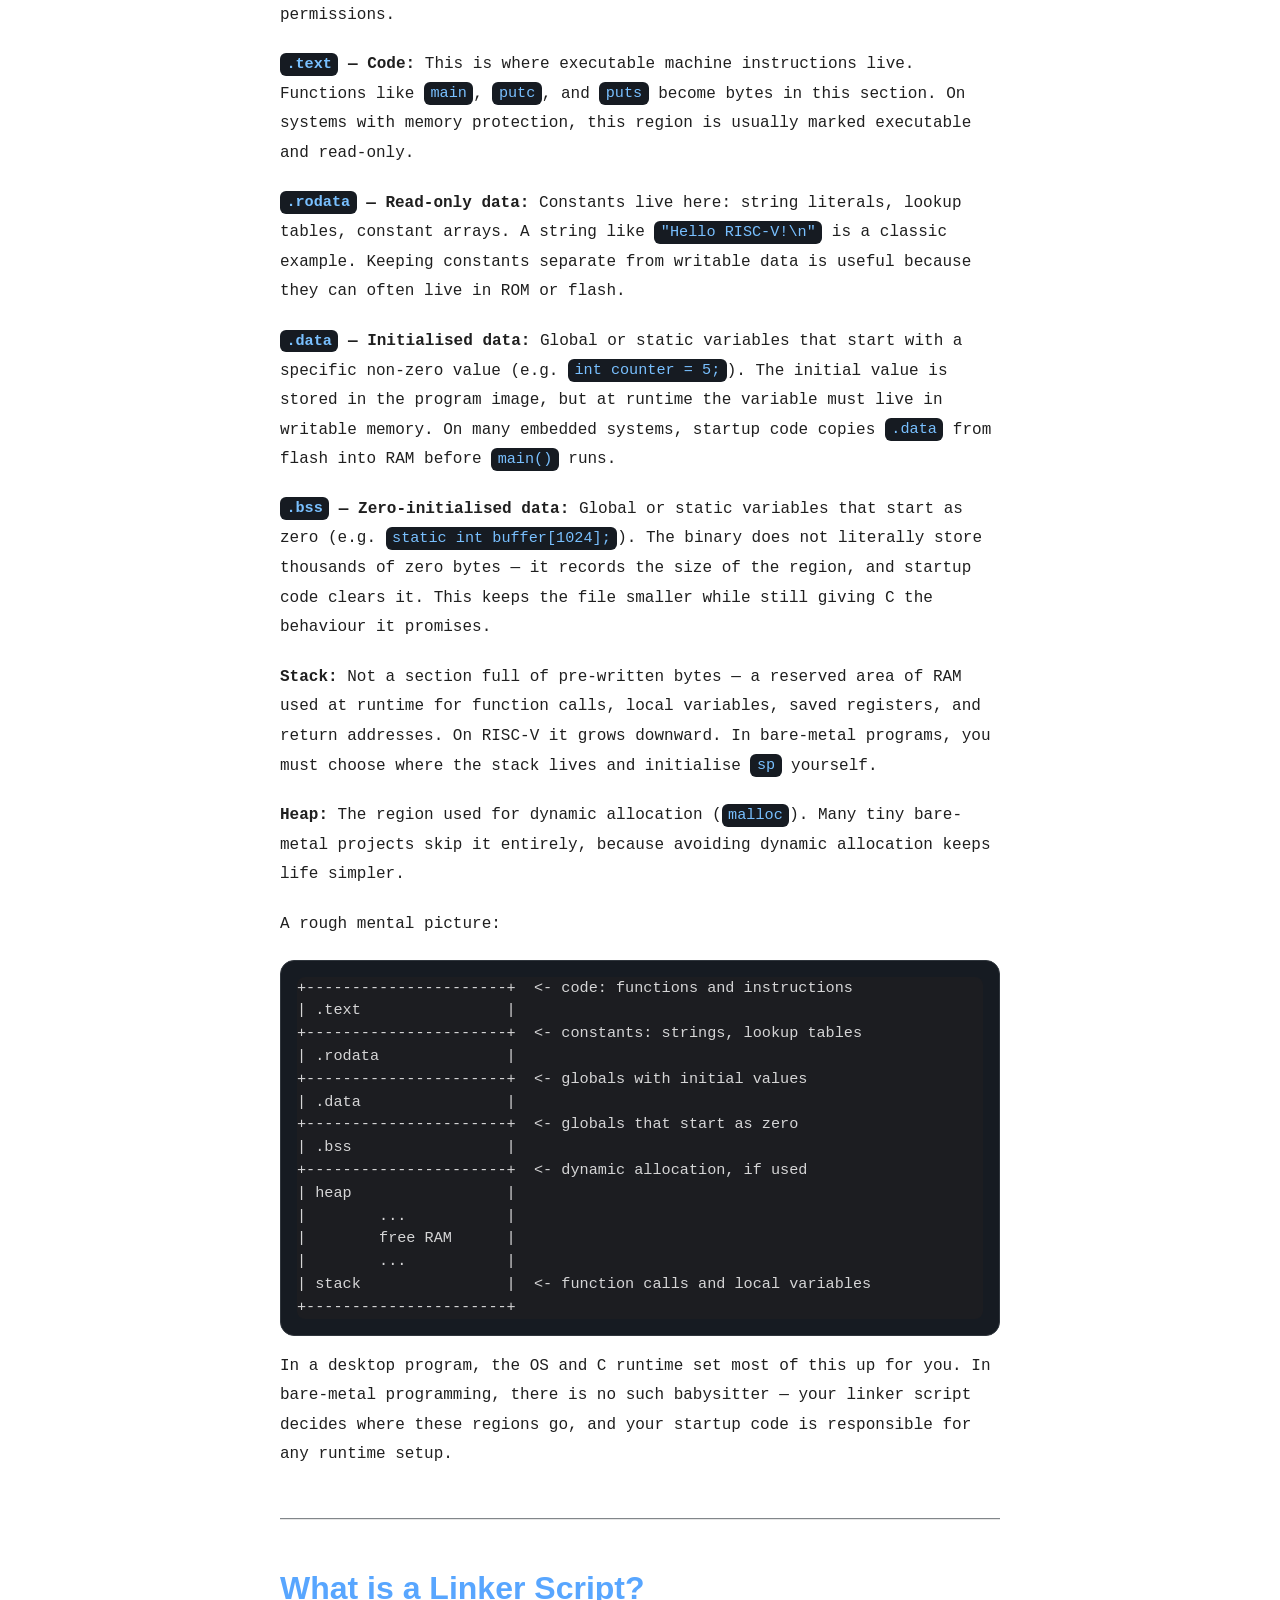
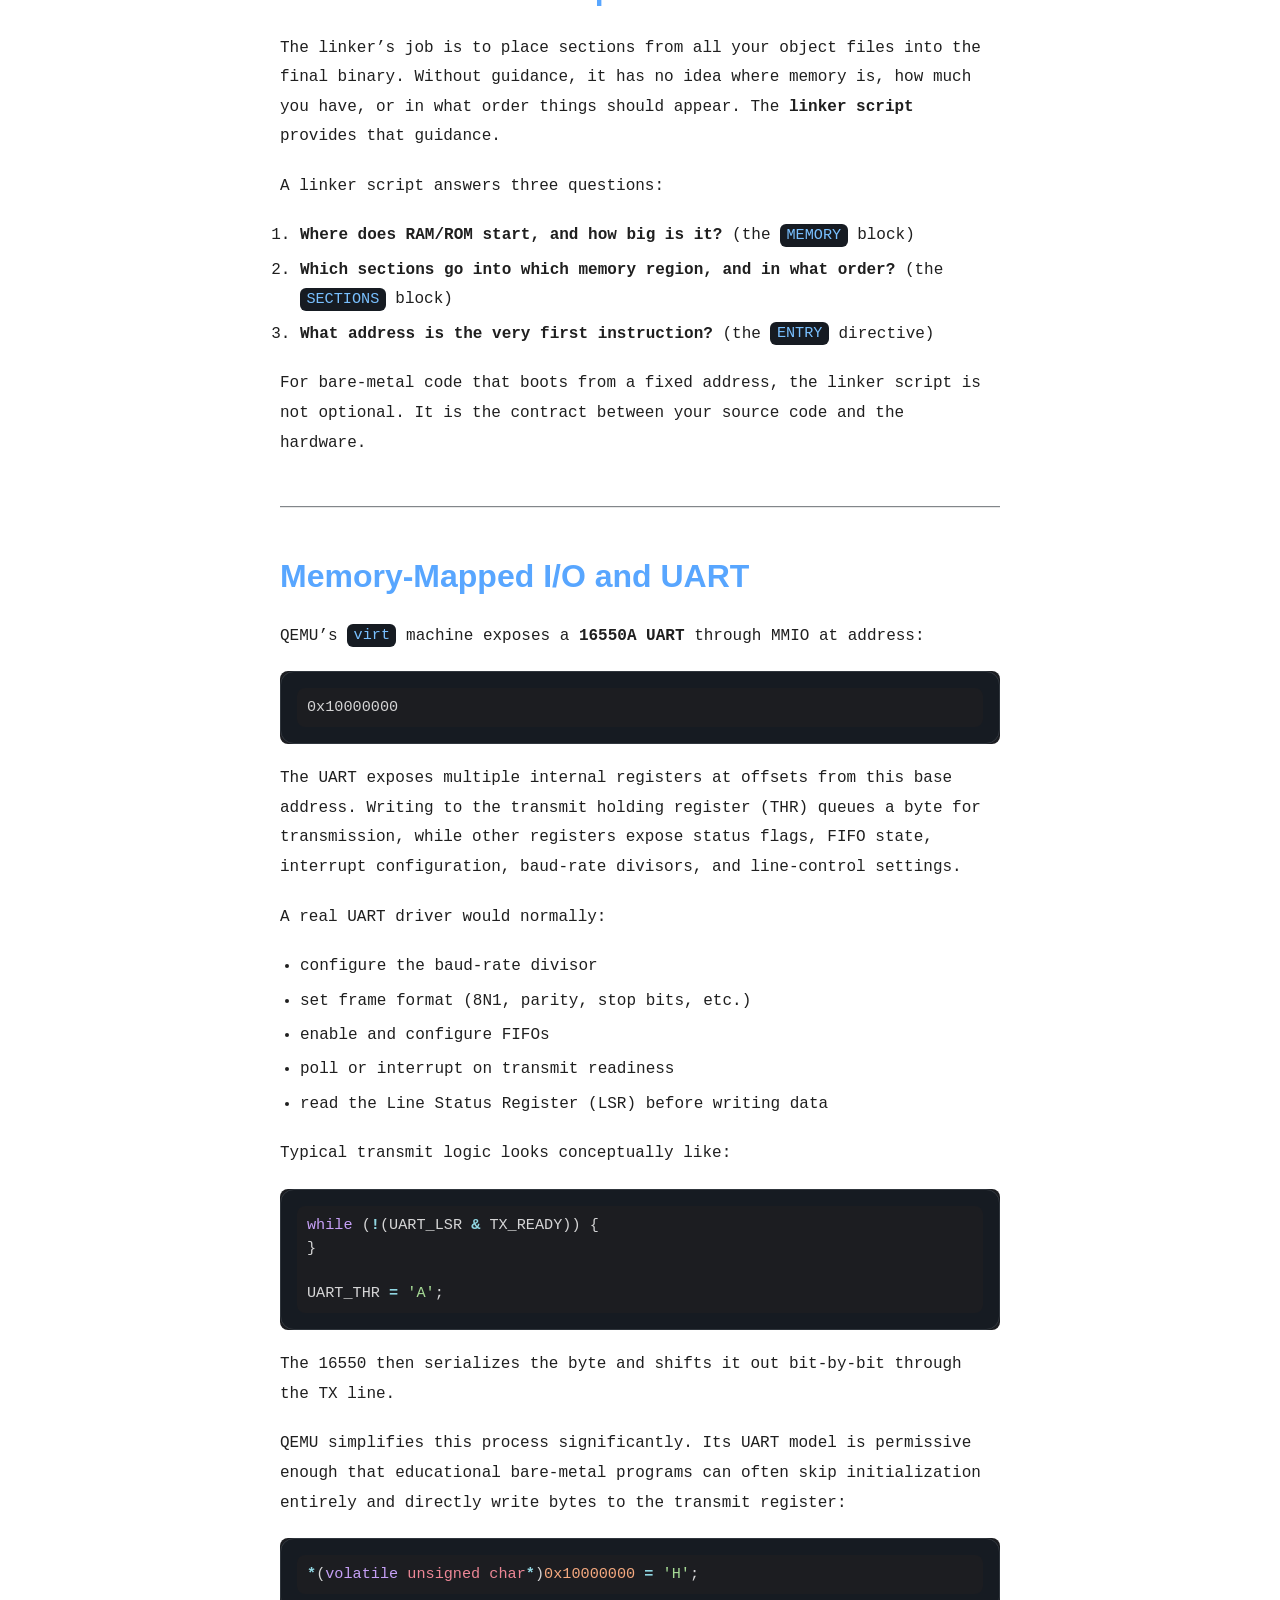
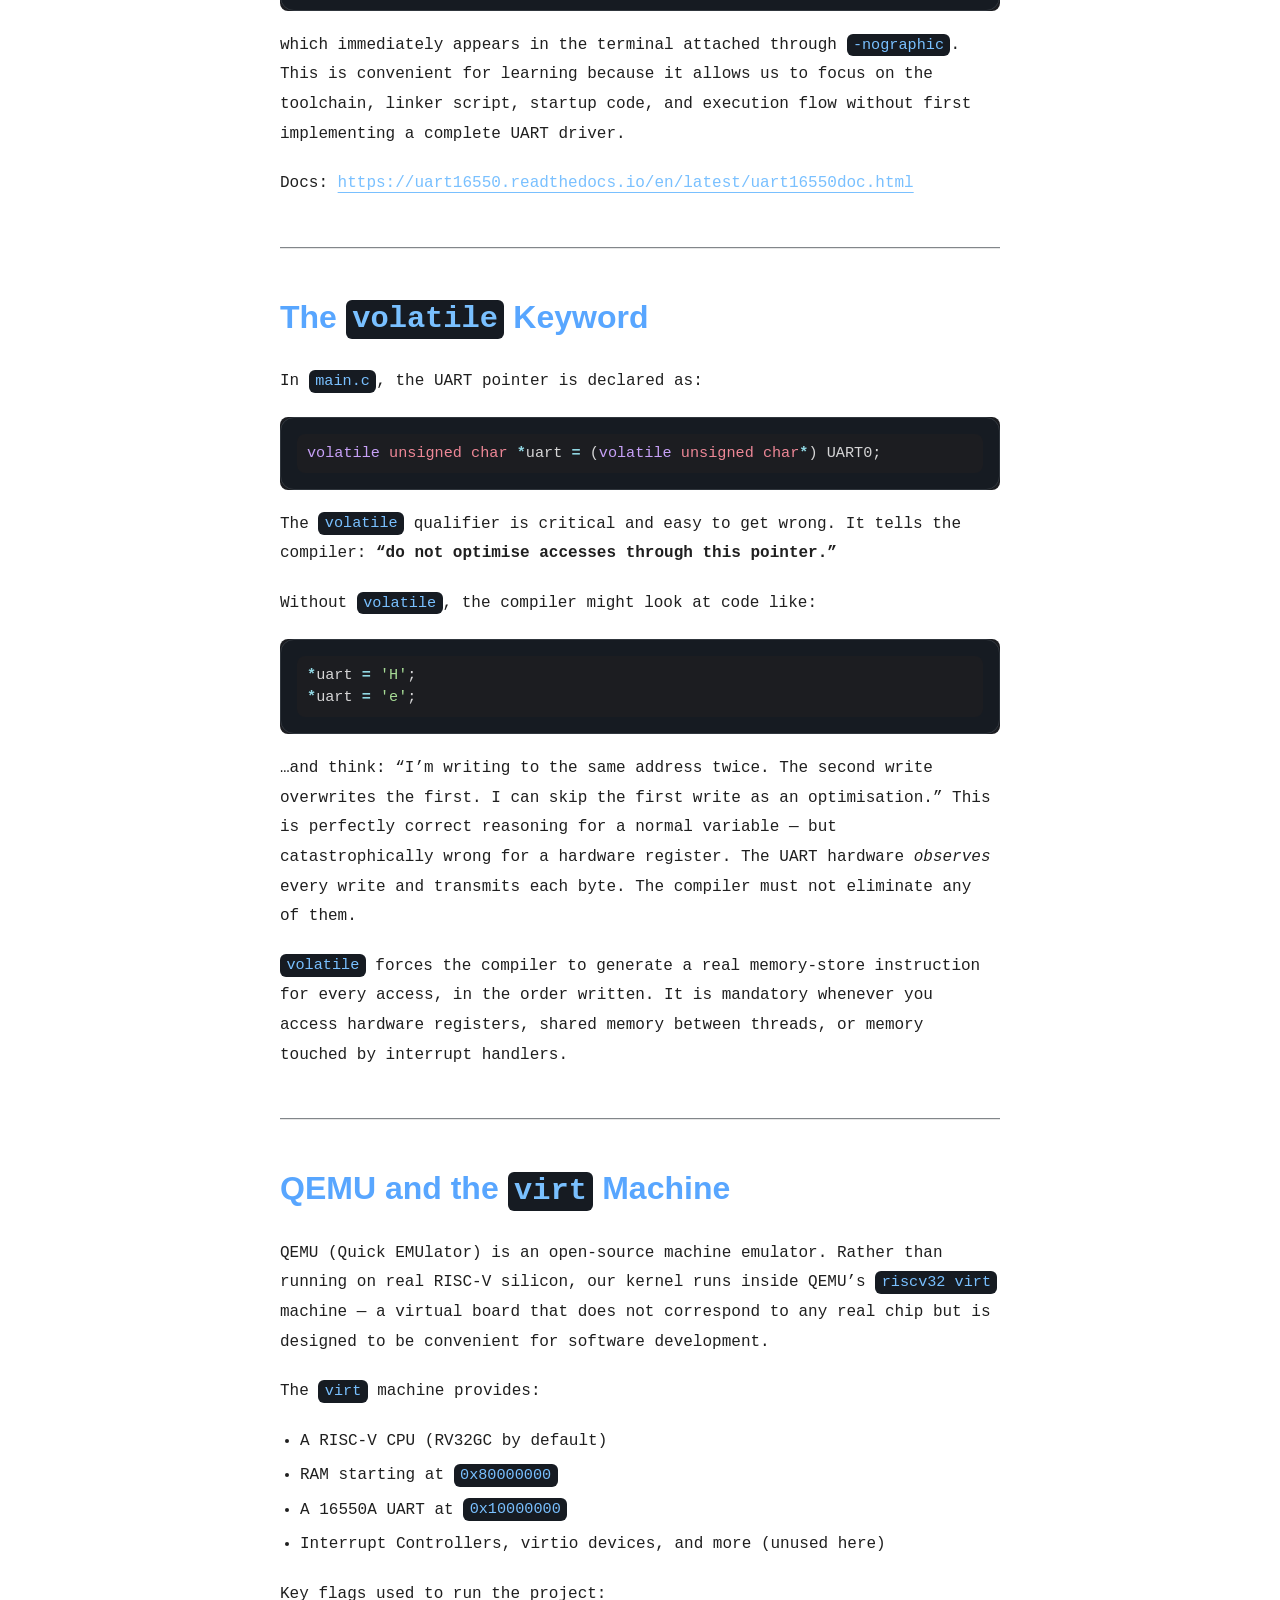
<file: posts/riscv-1/index.html>
<!doctype html><html lang=en dir=auto data-theme=auto><head><meta charset=utf-8><meta http-equiv=X-UA-Compatible content="IE=edge"><meta name=viewport content="width=device-width,initial-scale=1,shrink-to-fit=no"><meta name=robots content="index, follow"><title>Bare-Metal "Hello World" on RISC-V - Part 1 | The Unfed Watchdog</title><meta name=keywords content><meta name=description content="Everything your OS hides from you, laid bare"><meta name=author content="Akshat"><link rel=canonical href=https://akshatsharma05.github.io/posts/riscv-1/><link crossorigin=anonymous href=/assets/css/stylesheet.9da316d8bf339154c7305baf88b05cccd43c085b0ccf953e676c73926cf6cb54.css integrity="sha256-naMW2L8zkVTHMFuviLBczNQ8CFsMz5U+Z2xzkmz2y1Q=" rel="preload stylesheet" as=style><link rel=icon href=https://akshatsharma05.github.io/favicon.ico><link rel=icon type=image/png sizes=16x16 href=https://akshatsharma05.github.io/favicon-16x16.png><link rel=icon type=image/png sizes=32x32 href=https://akshatsharma05.github.io/favicon-32x32.png><link rel=apple-touch-icon href=https://akshatsharma05.github.io/apple-touch-icon.png><link rel=mask-icon href=https://akshatsharma05.github.io/safari-pinned-tab.svg><meta name=theme-color content="#2e2e33"><meta name=msapplication-TileColor content="#2e2e33"><link rel=alternate hreflang=en href=https://akshatsharma05.github.io/posts/riscv-1/><noscript><style>#theme-toggle,.top-link{display:none}</style><style>@media(prefers-color-scheme:dark){:root{--theme:rgb(29, 30, 32);--entry:rgb(46, 46, 51);--primary:rgb(218, 218, 219);--secondary:rgb(155, 156, 157);--tertiary:rgb(65, 66, 68);--content:rgb(196, 196, 197);--code-block-bg:rgb(46, 46, 51);--code-bg:rgb(55, 56, 62);--border:rgb(51, 51, 51);color-scheme:dark}.list{background:var(--theme)}.toc{background:var(--entry)}}</style></noscript><script>localStorage.getItem("pref-theme")==="dark"?document.querySelector("html").dataset.theme="dark":localStorage.getItem("pref-theme")==="light"?document.querySelector("html").dataset.theme="light":window.matchMedia("(prefers-color-scheme: dark)").matches?document.querySelector("html").dataset.theme="dark":document.querySelector("html").dataset.theme="light"</script><meta property="og:url" content="https://akshatsharma05.github.io/posts/riscv-1/"><meta property="og:site_name" content="The Unfed Watchdog"><meta property="og:title" content='Bare-Metal "Hello World" on RISC-V - Part 1'><meta property="og:description" content="Everything your OS hides from you, laid bare"><meta property="og:locale" content="en_us"><meta property="og:type" content="article"><meta property="article:section" content="posts"><meta property="article:published_time" content="2026-05-19T00:51:05+05:30"><meta property="article:modified_time" content="2026-05-19T00:51:05+05:30"><meta property="og:image" content="https://akshatsharma05.github.io/posts/riscv-1/images/riscv/thumb.png"><meta name=twitter:card content="summary_large_image"><meta name=twitter:image content="https://akshatsharma05.github.io/posts/riscv-1/images/riscv/thumb.png"><meta name=twitter:title content='Bare-Metal "Hello World" on RISC-V - Part 1'><meta name=twitter:description content="Everything your OS hides from you, laid bare"><script type=application/ld+json>{"@context":"https://schema.org","@type":"BreadcrumbList","itemListElement":[{"@type":"ListItem","position":1,"name":"Posts","item":"https://akshatsharma05.github.io/posts/"},{"@type":"ListItem","position":2,"name":"Bare-Metal \"Hello World\" on RISC-V - Part 1","item":"https://akshatsharma05.github.io/posts/riscv-1/"}]}</script><script type=application/ld+json>{"@context":"https://schema.org","@type":"BlogPosting","headline":"Bare-Metal \"Hello World\" on RISC-V - Part 1","name":"Bare-Metal \u0022Hello World\u0022 on RISC-V - Part 1","description":"Everything your OS hides from you, laid bare\n","keywords":[],"articleBody":"Everything your OS hides from you, laid bare\nNOTE: This is not a tutorial. Just stuff I understood from watching videos and reading books/articles.\nWhat Does “Bare-Metal” Mean? When you write a normal C program on your laptop, a surprising amount of invisible machinery is helping you out. Your operating system loads your binary into memory. The C runtime initializes global variables and sets up the stack before main() ever runs. The standard library (libc) provides printf, malloc, strlen, and hundreds of other functions. The OS handles keyboard input, screen output, file access, and process management.\nBare-metal programming throws away the training wheels. You are the first code that runs. There is no OS, no libc, no invisible helper. The CPU powers on (or in our case, QEMU resets), sets its program counter to a fixed address, and your code had better be there waiting. You are responsible for everything: setting up the stack, initialising memory, talking directly to hardware registers.\nThis project is the simplest possible bare-metal program: print a string to the serial port and halt. But understanding how it works requires understanding every layer of the toolchain.\nThe RISC-V Architecture RISC-V is an open, royalty-free instruction set architecture (ISA). Unlike ARM or x86, which are owned by companies that charge licensing fees, RISC-V is governed by a non-profit foundation and anyone can implement it. This has made it extremely popular in academia and increasingly in industry.\nRISC stands for Reduced Instruction Set Computer. The philosophy is that a smaller, simpler set of instructions — each doing one clear thing — leads to hardware that is easier to design, easier to verify, and often more power-efficient than architectures with extremely dense and complex instructions.\nOne of the most interesting things about RISC-V is that the ISA is modular. The base instruction set is intentionally very small, and additional functionality is added through extensions. This means a tiny embedded microcontroller and a powerful Linux-capable CPU can both be “RISC-V” while supporting very different feature sets.\nAbout RV32I This project targets RV32I, the simplest standard RISC-V configuration.\nPart Meaning RV32 32-bit architecture I Base integer instruction set That is it.\nNo hardware multiplication. No compressed instructions. No floating point. No atomics.\nJust the core integer ISA.\nThis simplicity is actually one of the reasons RV32I is so useful for learning low-level systems programming. You can understand nearly the entire architecture without needing to deal with dozens of optional instruction formats or extensions.\nThe base RV32I ISA contains:\nArithmetic instructions (add, sub, addi) Logic instructions (and, or, xor) Load/store instructions (lw, sw, lb, sb) Branch instructions (beq, bne, blt) Jump instructions (jal, jalr) Immediate operations Basic memory access primitives Almost everything else in larger RISC-V systems builds on top of this foundation.\nLoad-Store Architecture RISC-V is a load-store architecture.\nThis means:\narithmetic instructions only operate on registers memory cannot be manipulated directly by most instructions For example:\nlw t0, 0(sp) addi t0, t0, 1 sw t0, 0(sp) The CPU:\nloads a value from memory into a register modifies the register stores it back into memory This keeps instruction behavior simple and predictable.\nRegisters RV32I has 32 general-purpose integer registers:\nx0 - x31 Each register is 32 bits wide.\nRISC-V also defines ABI aliases for them, which make assembly easier to read.\nImportant Registers Register ABI Name Purpose x0 zero Always reads as 0 x1 ra Return address x2 sp Stack pointer x5-x7 t0-t2 Temporary registers x8 s0/fp Saved register / frame pointer x10-x17 a0-a7 Function arguments and return values The Zero Register One of the more elegant RISC-V design choices is that x0 is hardwired to zero — reading it always returns 0, and writing to it does nothing at all.\nThis sounds odd at first, but it turns out to be surprisingly useful. You can discard results you don’t care about by writing them to x0. You can clear a register by adding zero to it. You can compare a value against zero without loading a constant first. Dozens of common patterns become simpler when you always have zero sitting in a register, ready to use — and the hardware pays essentially nothing to provide it.\nProgram Counter (PC) The Program Counter is the register that tells the CPU which instruction to execute next.\nThe execution cycle is conceptually:\nFetch instruction at PC Decode instruction Execute instruction Advance PC Normally, RV32I instructions are 4 bytes long, so the PC increments by 4 after each instruction.\nExample:\n0x80000000 0x80000004 0x80000008 Branch and jump instructions modify the PC directly.\nFor example:\njal ra, main stores the return address in ra and jumps to main.\nWithout the PC, the CPU would have no idea where the next instruction lives.\nStack Pointer (sp) and the Stack The stack pointer (sp) tracks the top of the stack — a region of RAM used for local variables, saved registers, return addresses, and function call state. Every time a function is called, it carves out a little space on the stack; when it returns, that space is given back.\nIn RISC-V the stack grows downward, so “carving out space” means subtracting from sp:\naddi sp, sp, -16 ; allocate 16 bytes ... addi sp, sp, 16 ; release them on the way out Here is why this matters at startup: when the CPU resets, sp contains garbage — whatever bits happened to be in that register. If you call a C function before pointing sp at a real region of RAM, the very first local-variable write goes to a garbage address and you get silent memory corruption or an immediate crash.\nThis is the entire reason start.S must run before main(). Its job is to set sp to a known, valid address — the top of a reserved block of RAM — before any C code executes.\nFrame Pointer / Base Pointer Register x8 (s0 or fp) is often used as a frame pointer.\nThe frame pointer gives a stable reference point inside a stack frame.\nWhy is this useful? Because the stack pointer changes constantly during execution. Example:\naddi sp, sp, -32 mv fp, sp Now local variables can be accessed relative to fp:\nlw t0, -4(fp) instead of relying on the constantly-changing stack pointer.\nModern optimized code often omits frame pointers entirely, but they are extremely useful for debugging, stack tracing, understanding function layouts, and operating system kernels.\nReturn Address Register (ra) When a function is called:\njal ra, func the CPU:\nstores the address of the next instruction into ra jumps to func Returning is usually done with:\nret which is effectively:\njalr x0, 0(ra) This jumps back to the saved return address.\nRV32I Instruction Encoding Format 31-25 24-20 19-15 14-12 11-7 6-0 R-Type funct7 rs2 rs1 funct3 rd opcode I-Type imm[11:0] imm[11:0] rs1 funct3 rd opcode S-Type imm[11:5] rs2 rs1 funct3 imm[4:0] opcode B-Type imm[12|10:5] rs2 rs1 funct3 imm[4:1|11] opcode U-Type imm[31:12] imm[31:12] imm[31:12] imm[31:12] rd opcode J-Type imm[20|10:1] imm[10:1|11] imm[19:12] imm[19:12] rd opcode The fields represent:\nopcode → operation type rd → destination register rs1, rs2 → source registers funct3, funct7 → additional operation selection bits imm → immediate constant value One of the elegant aspects of RISC-V is that these formats are highly regular, which simplifies instruction decoding hardware significantly compared to older architectures like x86.\nNOTE: You can play around in the below website to get a better understanding of how the instruction encoding is done:\nhttps://luplab.gitlab.io/rvcodecjs/\nThe Compilation Pipeline It is tempting to describe compilation as “the compiler turns C into a program.” That is true in the same way that “a kitchen turns ingredients into dinner” is true: technically correct, but hiding all the interesting steps in between.\nA toolchain is really a small assembly line. Each stage takes one kind of file, does one job, and hands the result to the next stage:\nsource.c / start.S | v [Preprocessor] expands #include, #define, #ifdef | v [Compiler] turns C into target-specific assembly | v [Assembler] turns assembly into relocatable object files | v [Linker] combines objects and assigns final addresses | v kernel.elf the final executable image A useful way to think about each stage: the compiler decides what instructions should exist, the assembler encodes those instructions into bytes, and the linker decides where everything lives in memory. That last part is not a boring detail — if your code is linked for the wrong address, the CPU may jump into empty memory, your stack may overlap your data, or your program may simply do nothing at all.\nThe output is an ELF file. ELF is not just a blob of instructions; it is a structured format that records sections, symbols, an entry point, and enough metadata for tools like objdump and QEMU to make sense of it. When you run the project, QEMU loads kernel.elf, reads the entry point, and starts executing at _start.\nIn practice, gcc acts as a friendly front desk for the whole pipeline. When the Makefile invokes riscv64-unknown-elf-gcc with start.S, main.c, and linker.ld, GCC quietly calls the preprocessor, compiler, assembler, and linker in the right order.\nCross-Compilation Your development machine almost certainly runs an x86-64 or ARM64 processor. The target machine (QEMU RISC-V) runs a completely different ISA. You cannot use the system compiler — the binaries it produces would not run on RISC-V hardware.\nInstead, you use a cross-compiler: a compiler that runs on your host machine (x86-64 Linux, for example) but produces binaries for a different target architecture (RV32I bare-metal).\nThe tool prefix riscv64-unknown-elf- identifies the cross-compiler:\nriscv64 — it can compile for both 32-bit and 64-bit RISC-V (with the right flags) unknown — the vendor is unspecified (not tied to a specific board or company) elf — the output format is bare-metal ELF, no OS ABI assumed By passing -march=rv32i -mabi=ilp32, you tell the compiler you want 32-bit RISC-V code with the ILP32 calling convention, even though the toolchain binary itself contains “64” in its name.\nMemory Layout and Sections A compiled program is not just one long stream of bytes. It is split into sections — named buckets that group bytes by purpose. This helps the linker place things correctly, helps the loader know what should be copied into memory, and helps the CPU and memory system enforce sensible permissions.\n.text — Code: This is where executable machine instructions live. Functions like main, putc, and puts become bytes in this section. On systems with memory protection, this region is usually marked executable and read-only.\n.rodata — Read-only data: Constants live here: string literals, lookup tables, constant arrays. A string like \"Hello RISC-V!\\n\" is a classic example. Keeping constants separate from writable data is useful because they can often live in ROM or flash.\n.data — Initialised data: Global or static variables that start with a specific non-zero value (e.g. int counter = 5;). The initial value is stored in the program image, but at runtime the variable must live in writable memory. On many embedded systems, startup code copies .data from flash into RAM before main() runs.\n.bss — Zero-initialised data: Global or static variables that start as zero (e.g. static int buffer[1024];). The binary does not literally store thousands of zero bytes — it records the size of the region, and startup code clears it. This keeps the file smaller while still giving C the behaviour it promises.\nStack: Not a section full of pre-written bytes — a reserved area of RAM used at runtime for function calls, local variables, saved registers, and return addresses. On RISC-V it grows downward. In bare-metal programs, you must choose where the stack lives and initialise sp yourself.\nHeap: The region used for dynamic allocation (malloc). Many tiny bare-metal projects skip it entirely, because avoiding dynamic allocation keeps life simpler.\nA rough mental picture:\n+----------------------+ \u003c- code: functions and instructions | .text | +----------------------+ \u003c- constants: strings, lookup tables | .rodata | +----------------------+ \u003c- globals with initial values | .data | +----------------------+ \u003c- globals that start as zero | .bss | +----------------------+ \u003c- dynamic allocation, if used | heap | | ... | | free RAM | | ... | | stack | \u003c- function calls and local variables +----------------------+ In a desktop program, the OS and C runtime set most of this up for you. In bare-metal programming, there is no such babysitter — your linker script decides where these regions go, and your startup code is responsible for any runtime setup.\nWhat is a Linker Script? The linker’s job is to place sections from all your object files into the final binary. Without guidance, it has no idea where memory is, how much you have, or in what order things should appear. The linker script provides that guidance.\nA linker script answers three questions:\nWhere does RAM/ROM start, and how big is it? (the MEMORY block) Which sections go into which memory region, and in what order? (the SECTIONS block) What address is the very first instruction? (the ENTRY directive) For bare-metal code that boots from a fixed address, the linker script is not optional. It is the contract between your source code and the hardware.\nMemory-Mapped I/O and UART QEMU’s virt machine exposes a 16550A UART through MMIO at address:\n0x10000000 The UART exposes multiple internal registers at offsets from this base address. Writing to the transmit holding register (THR) queues a byte for transmission, while other registers expose status flags, FIFO state, interrupt configuration, baud-rate divisors, and line-control settings.\nA real UART driver would normally:\nconfigure the baud-rate divisor set frame format (8N1, parity, stop bits, etc.) enable and configure FIFOs poll or interrupt on transmit readiness read the Line Status Register (LSR) before writing data Typical transmit logic looks conceptually like:\nwhile (!(UART_LSR \u0026 TX_READY)) { } UART_THR = 'A'; The 16550 then serializes the byte and shifts it out bit-by-bit through the TX line.\nQEMU simplifies this process significantly. Its UART model is permissive enough that educational bare-metal programs can often skip initialization entirely and directly write bytes to the transmit register:\n*(volatile unsigned char*)0x10000000 = 'H'; which immediately appears in the terminal attached through -nographic. This is convenient for learning because it allows us to focus on the toolchain, linker script, startup code, and execution flow without first implementing a complete UART driver.\nDocs: https://uart16550.readthedocs.io/en/latest/uart16550doc.html\nThe volatile Keyword In main.c, the UART pointer is declared as:\nvolatile unsigned char *uart = (volatile unsigned char*) UART0; The volatile qualifier is critical and easy to get wrong. It tells the compiler: “do not optimise accesses through this pointer.”\nWithout volatile, the compiler might look at code like:\n*uart = 'H'; *uart = 'e'; …and think: “I’m writing to the same address twice. The second write overwrites the first. I can skip the first write as an optimisation.” This is perfectly correct reasoning for a normal variable — but catastrophically wrong for a hardware register. The UART hardware observes every write and transmits each byte. The compiler must not eliminate any of them.\nvolatile forces the compiler to generate a real memory-store instruction for every access, in the order written. It is mandatory whenever you access hardware registers, shared memory between threads, or memory touched by interrupt handlers.\nQEMU and the virt Machine QEMU (Quick EMUlator) is an open-source machine emulator. Rather than running on real RISC-V silicon, our kernel runs inside QEMU’s riscv32 virt machine — a virtual board that does not correspond to any real chip but is designed to be convenient for software development.\nThe virt machine provides:\nA RISC-V CPU (RV32GC by default) RAM starting at 0x80000000 A 16550A UART at 0x10000000 Interrupt Controllers, virtio devices, and more (unused here) Key flags used to run the project:\nFlag Meaning -machine virt Use the virtual board -nographic No graphical window; route the UART to your terminal’s stdin/stdout -bios none Do not load OpenSBI firmware; boot our kernel directly -kernel kernel.elf Load this ELF at 0x80000000 and jump to its entry point The -bios none flag deserves a word of explanation. By default, QEMU boots RISC-V machines through OpenSBI — a small piece of firmware that sits between the hardware and your kernel, handling low-level machine setup and providing a standard interface for things like console output and timer access. It is roughly analogous to a BIOS or UEFI on a PC: software that runs before your OS and sets up the environment for it. For our bare-metal hello-world, we want none of that. We want to be the very first code that runs, with nothing underneath us — so we tell QEMU to skip it entirely.\nDocs: https://www.qemu.org/docs/master/system/riscv/virt.html\nIn the next part, we will look at the actual implementation.\n","wordCount":"2774","inLanguage":"en","image":"https://akshatsharma05.github.io/posts/riscv-1/images/riscv/thumb.png","datePublished":"2026-05-19T00:51:05+05:30","dateModified":"2026-05-19T00:51:05+05:30","author":{"@type":"Person","name":"Akshat"},"mainEntityOfPage":{"@type":"WebPage","@id":"https://akshatsharma05.github.io/posts/riscv-1/"},"publisher":{"@type":"Organization","name":"The Unfed Watchdog","logo":{"@type":"ImageObject","url":"https://akshatsharma05.github.io/favicon.ico"}}}</script></head><body id=top><header class=header><nav class=header-nav><div class=logo><a href=https://akshatsharma05.github.io/ accesskey=h title="The Unfed Watchdog (Alt + H)">The Unfed Watchdog</a><div class=logo-switches><button id=theme-toggle class=theme-toggle accesskey=t title="(Alt + T)" aria-label="Toggle theme">
<svg class="moon" width="17" height="17" viewBox="0 0 24 24" fill="none" stroke="currentColor" stroke-width="2" stroke-linecap="round" stroke-linejoin="round"><path d="M21 12.79A9 9 0 1111.21 3 7 7 0 0021 12.79z"/></svg>
<svg class="sun" width="17" height="17" viewBox="0 0 24 24" fill="none" stroke="currentColor" stroke-width="2" stroke-linecap="round" stroke-linejoin="round"><circle cx="12" cy="12" r="5"/><line x1="12" y1="1" x2="12" y2="3"/><line x1="12" y1="21" x2="12" y2="23"/><line x1="4.22" y1="4.22" x2="5.64" y2="5.64"/><line x1="18.36" y1="18.36" x2="19.78" y2="19.78"/><line x1="1" y1="12" x2="3" y2="12"/><line x1="21" y1="12" x2="23" y2="12"/><line x1="4.22" y1="19.78" x2="5.64" y2="18.36"/><line x1="18.36" y1="5.64" x2="19.78" y2="4.22"/></svg></button></div></div><ul id=menu class=menu><li><a href=https://akshatsharma05.github.io/docs/resume/akshat_sharma_cv.pdf title="Download CV"><span>Download CV</span></a></li></ul></nav></header><main class=main><article class=post-single><header class=post-header><nav class=breadcrumbs role=navigation aria-label=Breadcrumb><a href=/>Home</a>
<svg viewBox="0 0 24 24" fill="none" stroke="currentColor" stroke-width="2" stroke-linecap="round" stroke-linejoin="round" class="feather feather-chevron-right"><polyline points="9 18 15 12 9 6"/></svg>
<a href=/posts/>Posts</a>
<svg viewBox="0 0 24 24" fill="none" stroke="currentColor" stroke-width="2" stroke-linecap="round" stroke-linejoin="round" class="feather feather-chevron-right"><polyline points="9 18 15 12 9 6"/></svg></nav><h1 class="post-title entry-hint-parent">Bare-Metal "Hello World" on RISC-V - Part 1</h1><div class=post-meta><span title='2026-05-19 00:51:05 +0530 IST'>May 19, 2026</span>&nbsp;·&nbsp;<span>14 min</span>&nbsp;·&nbsp;<span>Akshat</span></div></header><details class=toc><summary accesskey=c title="(Alt + C)"><span class=title>Table of Contents</span></summary><div class=inner><ul><li><a href=#what-does-bare-metal-mean aria-label="What Does &ldquo;Bare-Metal&rdquo; Mean?">What Does &ldquo;Bare-Metal&rdquo; Mean?</a></li><li><a href=#the-risc-v-architecture aria-label="The RISC-V Architecture">The RISC-V Architecture</a></li><li><a href=#about-rv32i aria-label="About RV32I">About RV32I</a></li><li><a href=#load-store-architecture aria-label="Load-Store Architecture">Load-Store Architecture</a></li><li><a href=#registers aria-label=Registers>Registers</a></li><li><a href=#important-registers aria-label="Important Registers">Important Registers</a></li><li><a href=#the-zero-register aria-label="The Zero Register">The Zero Register</a></li><li><a href=#program-counter-pc aria-label="Program Counter (PC)">Program Counter (PC)</a></li><li><a href=#stack-pointer-sp-and-the-stack aria-label="Stack Pointer (sp) and the Stack">Stack Pointer (sp) and the Stack</a></li><li><a href=#frame-pointer--base-pointer aria-label="Frame Pointer / Base Pointer">Frame Pointer / Base Pointer</a></li><li><a href=#return-address-register-ra aria-label="Return Address Register (ra)">Return Address Register (ra)</a></li><li><a href=#rv32i-instruction-encoding aria-label="RV32I Instruction Encoding">RV32I Instruction Encoding</a></li><li><a href=#the-compilation-pipeline aria-label="The Compilation Pipeline">The Compilation Pipeline</a></li><li><a href=#cross-compilation aria-label=Cross-Compilation>Cross-Compilation</a></li><li><a href=#memory-layout-and-sections aria-label="Memory Layout and Sections">Memory Layout and Sections</a></li><li><a href=#what-is-a-linker-script aria-label="What is a Linker Script?">What is a Linker Script?</a></li><li><a href=#memory-mapped-io-and-uart aria-label="Memory-Mapped I/O and UART">Memory-Mapped I/O and UART</a></li><li><a href=#the-volatile-keyword aria-label="The volatile Keyword">The volatile Keyword</a></li><li><a href=#qemu-and-the-virt-machine aria-label="QEMU and the virt Machine">QEMU and the virt Machine</a></li></ul></div></details><div class="post-content md-content"><p>Everything your OS hides from you, laid bare</p><p>NOTE: This is not a tutorial. Just stuff I understood from watching videos and reading books/articles.</p><h2 id=what-does-bare-metal-mean>What Does &ldquo;Bare-Metal&rdquo; Mean?<a hidden class=anchor aria-hidden=true href=#what-does-bare-metal-mean>#</a></h2><p>When you write a normal C program on your laptop, a surprising amount of invisible machinery is helping you out. Your operating system loads your binary into memory. The C runtime initializes global variables and sets up the stack before <code>main()</code> ever runs. The standard library (<code>libc</code>) provides <code>printf</code>, <code>malloc</code>, <code>strlen</code>, and hundreds of other functions. The OS handles keyboard input, screen output, file access, and process management.</p><p>Bare-metal programming throws away the training wheels. You are the first code that runs. There is no OS, no libc, no invisible helper. The CPU powers on (or in our case, QEMU resets), sets its program counter to a fixed address, and your code had better be there waiting. You are responsible for everything: setting up the stack, initialising memory, talking directly to hardware registers.</p><p>This project is the simplest possible bare-metal program: print a string to the serial port and halt. But understanding how it works requires understanding every layer of the toolchain.</p><hr><h2 id=the-risc-v-architecture>The RISC-V Architecture<a hidden class=anchor aria-hidden=true href=#the-risc-v-architecture>#</a></h2><p>RISC-V is an open, royalty-free instruction set architecture (ISA). Unlike ARM or x86, which are owned by companies that charge licensing fees, RISC-V is governed by a non-profit foundation and anyone can implement it. This has made it extremely popular in academia and increasingly in industry.</p><p><strong><code>RISC</code></strong> stands for Reduced Instruction Set Computer. The philosophy is that a smaller, simpler set of instructions — each doing one clear thing — leads to hardware that is easier to design, easier to verify, and often more power-efficient than architectures with extremely dense and complex instructions.</p><p>One of the most interesting things about RISC-V is that the ISA is modular. The base instruction set is intentionally very small, and additional functionality is added through extensions. This means a tiny embedded microcontroller and a powerful Linux-capable CPU can both be &ldquo;RISC-V&rdquo; while supporting very different feature sets.</p><hr><h2 id=about-rv32i>About RV32I<a hidden class=anchor aria-hidden=true href=#about-rv32i>#</a></h2><p>This project targets <strong>RV32I</strong>, the simplest standard RISC-V configuration.</p><table><thead><tr><th>Part</th><th>Meaning</th></tr></thead><tbody><tr><td>RV32</td><td>32-bit architecture</td></tr><tr><td>I</td><td>Base integer instruction set</td></tr></tbody></table><p>That is it.</p><p>No hardware multiplication.
No compressed instructions.
No floating point.
No atomics.</p><p>Just the core integer ISA.</p><p>This simplicity is actually one of the reasons RV32I is so useful for learning low-level systems programming. You can understand nearly the entire architecture without needing to deal with dozens of optional instruction formats or extensions.</p><p>The base RV32I ISA contains:</p><ul><li>Arithmetic instructions (<code>add</code>, <code>sub</code>, <code>addi</code>)</li><li>Logic instructions (<code>and</code>, <code>or</code>, <code>xor</code>)</li><li>Load/store instructions (<code>lw</code>, <code>sw</code>, <code>lb</code>, <code>sb</code>)</li><li>Branch instructions (<code>beq</code>, <code>bne</code>, <code>blt</code>)</li><li>Jump instructions (<code>jal</code>, <code>jalr</code>)</li><li>Immediate operations</li><li>Basic memory access primitives</li></ul><p>Almost everything else in larger RISC-V systems builds on top of this foundation.</p><hr><h2 id=load-store-architecture>Load-Store Architecture<a hidden class=anchor aria-hidden=true href=#load-store-architecture>#</a></h2><p>RISC-V is a <strong>load-store architecture</strong>.</p><p>This means:</p><ul><li>arithmetic instructions only operate on registers</li><li>memory cannot be manipulated directly by most instructions</li></ul><p>For example:</p><div class=highlight><pre tabindex=0 class=chroma><code class=language-asm data-lang=asm><span class=line><span class=cl><span class=nf>lw</span> <span class=no>t0</span><span class=p>,</span> <span class=mi>0</span><span class=p>(</span><span class=no>sp</span><span class=p>)</span>
</span></span><span class=line><span class=cl><span class=nf>addi</span> <span class=no>t0</span><span class=p>,</span> <span class=no>t0</span><span class=p>,</span> <span class=mi>1</span>
</span></span><span class=line><span class=cl><span class=nf>sw</span> <span class=no>t0</span><span class=p>,</span> <span class=mi>0</span><span class=p>(</span><span class=no>sp</span><span class=p>)</span>
</span></span></code></pre></div><p>The CPU:</p><ol><li>loads a value from memory into a register</li><li>modifies the register</li><li>stores it back into memory</li></ol><p>This keeps instruction behavior simple and predictable.</p><hr><h2 id=registers>Registers<a hidden class=anchor aria-hidden=true href=#registers>#</a></h2><p>RV32I has 32 general-purpose integer registers:</p><div class=highlight><pre tabindex=0 class=chroma><code class=language-text data-lang=text><span class=line><span class=cl>x0 - x31
</span></span></code></pre></div><p>Each register is 32 bits wide.</p><p>RISC-V also defines ABI aliases for them, which make assembly easier to read.</p><hr><h2 id=important-registers>Important Registers<a hidden class=anchor aria-hidden=true href=#important-registers>#</a></h2><table><thead><tr><th>Register</th><th>ABI Name</th><th>Purpose</th></tr></thead><tbody><tr><td>x0</td><td>zero</td><td>Always reads as 0</td></tr><tr><td>x1</td><td>ra</td><td>Return address</td></tr><tr><td>x2</td><td>sp</td><td>Stack pointer</td></tr><tr><td>x5-x7</td><td>t0-t2</td><td>Temporary registers</td></tr><tr><td>x8</td><td>s0/fp</td><td>Saved register / frame pointer</td></tr><tr><td>x10-x17</td><td>a0-a7</td><td>Function arguments and return values</td></tr></tbody></table><hr><h2 id=the-zero-register>The Zero Register<a hidden class=anchor aria-hidden=true href=#the-zero-register>#</a></h2><p>One of the more elegant RISC-V design choices is that <code>x0</code> is hardwired to zero — reading it always returns <code>0</code>, and writing to it does nothing at all.</p><p>This sounds odd at first, but it turns out to be surprisingly useful. You can discard results you don&rsquo;t care about by writing them to <code>x0</code>. You can clear a register by adding zero to it. You can compare a value against zero without loading a constant first. Dozens of common patterns become simpler when you always have zero sitting in a register, ready to use — and the hardware pays essentially nothing to provide it.</p><hr><h2 id=program-counter-pc>Program Counter (PC)<a hidden class=anchor aria-hidden=true href=#program-counter-pc>#</a></h2><p>The <strong>Program Counter</strong> is the register that tells the CPU which instruction to execute next.</p><p>The execution cycle is conceptually:</p><ol><li>Fetch instruction at PC</li><li>Decode instruction</li><li>Execute instruction</li><li>Advance PC</li></ol><p>Normally, RV32I instructions are 4 bytes long, so the PC increments by 4 after each instruction.</p><p>Example:</p><div class=highlight><pre tabindex=0 class=chroma><code class=language-text data-lang=text><span class=line><span class=cl>0x80000000
</span></span><span class=line><span class=cl>0x80000004
</span></span><span class=line><span class=cl>0x80000008
</span></span></code></pre></div><p>Branch and jump instructions modify the PC directly.</p><p>For example:</p><div class=highlight><pre tabindex=0 class=chroma><code class=language-asm data-lang=asm><span class=line><span class=cl><span class=nf>jal</span> <span class=no>ra</span><span class=p>,</span> <span class=no>main</span>
</span></span></code></pre></div><p>stores the return address in <code>ra</code> and jumps to <code>main</code>.</p><p>Without the PC, the CPU would have no idea where the next instruction lives.</p><hr><h2 id=stack-pointer-sp-and-the-stack>Stack Pointer (sp) and the Stack<a hidden class=anchor aria-hidden=true href=#stack-pointer-sp-and-the-stack>#</a></h2><p>The stack pointer (<code>sp</code>) tracks the top of the stack — a region of RAM used for local variables, saved registers, return addresses, and function call state. Every time a function is called, it carves out a little space on the stack; when it returns, that space is given back.</p><p>In RISC-V the stack grows downward, so &ldquo;carving out space&rdquo; means subtracting from <code>sp</code>:</p><div class=highlight><pre tabindex=0 class=chroma><code class=language-asm data-lang=asm><span class=line><span class=cl><span class=nf>addi</span> <span class=no>sp</span><span class=p>,</span> <span class=no>sp</span><span class=p>,</span> <span class=p>-</span><span class=mi>16</span>   <span class=c1>; allocate 16 bytes
</span></span></span><span class=line><span class=cl><span class=na>...</span>
</span></span><span class=line><span class=cl><span class=nf>addi</span> <span class=no>sp</span><span class=p>,</span> <span class=no>sp</span><span class=p>,</span> <span class=mi>16</span>    <span class=c1>; release them on the way out
</span></span></span></code></pre></div><p>Here is why this matters at startup: when the CPU resets, <code>sp</code> contains garbage — whatever bits happened to be in that register. If you call a C function before pointing <code>sp</code> at a real region of RAM, the very first local-variable write goes to a garbage address and you get silent memory corruption or an immediate crash.</p><p>This is the entire reason <code>start.S</code> must run before <code>main()</code>. Its job is to set <code>sp</code> to a known, valid address — the top of a reserved block of RAM — before any C code executes.</p><hr><h2 id=frame-pointer--base-pointer>Frame Pointer / Base Pointer<a hidden class=anchor aria-hidden=true href=#frame-pointer--base-pointer>#</a></h2><p>Register <code>x8</code> (<code>s0</code> or <code>fp</code>) is often used as a <strong>frame pointer</strong>.</p><p>The frame pointer gives a stable reference point inside a stack frame.</p><p>Why is this useful? Because the stack pointer changes constantly during execution. Example:</p><div class=highlight><pre tabindex=0 class=chroma><code class=language-asm data-lang=asm><span class=line><span class=cl><span class=nf>addi</span> <span class=no>sp</span><span class=p>,</span> <span class=no>sp</span><span class=p>,</span> <span class=p>-</span><span class=mi>32</span>
</span></span><span class=line><span class=cl><span class=nf>mv</span> <span class=no>fp</span><span class=p>,</span> <span class=no>sp</span>
</span></span></code></pre></div><p>Now local variables can be accessed relative to <code>fp</code>:</p><div class=highlight><pre tabindex=0 class=chroma><code class=language-asm data-lang=asm><span class=line><span class=cl><span class=nf>lw</span> <span class=no>t0</span><span class=p>,</span> <span class=p>-</span><span class=mi>4</span><span class=p>(</span><span class=no>fp</span><span class=p>)</span>
</span></span></code></pre></div><p>instead of relying on the constantly-changing stack pointer.</p><p>Modern optimized code often omits frame pointers entirely, but they are extremely useful for debugging, stack tracing, understanding function layouts, and operating system kernels.</p><hr><h2 id=return-address-register-ra>Return Address Register (<code>ra</code>)<a hidden class=anchor aria-hidden=true href=#return-address-register-ra>#</a></h2><p>When a function is called:</p><div class=highlight><pre tabindex=0 class=chroma><code class=language-asm data-lang=asm><span class=line><span class=cl><span class=nf>jal</span> <span class=no>ra</span><span class=p>,</span> <span class=no>func</span>
</span></span></code></pre></div><p>the CPU:</p><ol><li>stores the address of the next instruction into <code>ra</code></li><li>jumps to <code>func</code></li></ol><p>Returning is usually done with:</p><div class=highlight><pre tabindex=0 class=chroma><code class=language-asm data-lang=asm><span class=line><span class=cl><span class=nf>ret</span>
</span></span></code></pre></div><p>which is effectively:</p><div class=highlight><pre tabindex=0 class=chroma><code class=language-asm data-lang=asm><span class=line><span class=cl><span class=nf>jalr</span> <span class=no>x0</span><span class=p>,</span> <span class=mi>0</span><span class=p>(</span><span class=no>ra</span><span class=p>)</span>
</span></span></code></pre></div><p>This jumps back to the saved return address.</p><hr><h2 id=rv32i-instruction-encoding>RV32I Instruction Encoding<a hidden class=anchor aria-hidden=true href=#rv32i-instruction-encoding>#</a></h2><table><thead><tr><th>Format</th><th>31-25</th><th>24-20</th><th>19-15</th><th>14-12</th><th>11-7</th><th>6-0</th></tr></thead><tbody><tr><td>R-Type</td><td>funct7</td><td>rs2</td><td>rs1</td><td>funct3</td><td>rd</td><td>opcode</td></tr><tr><td>I-Type</td><td>imm[11:0]</td><td>imm[11:0]</td><td>rs1</td><td>funct3</td><td>rd</td><td>opcode</td></tr><tr><td>S-Type</td><td>imm[11:5]</td><td>rs2</td><td>rs1</td><td>funct3</td><td>imm[4:0]</td><td>opcode</td></tr><tr><td>B-Type</td><td>imm[12|10:5]</td><td>rs2</td><td>rs1</td><td>funct3</td><td>imm[4:1|11]</td><td>opcode</td></tr><tr><td>U-Type</td><td>imm[31:12]</td><td>imm[31:12]</td><td>imm[31:12]</td><td>imm[31:12]</td><td>rd</td><td>opcode</td></tr><tr><td>J-Type</td><td>imm[20|10:1]</td><td>imm[10:1|11]</td><td>imm[19:12]</td><td>imm[19:12]</td><td>rd</td><td>opcode</td></tr></tbody></table><p>The fields represent:</p><ul><li><code>opcode</code> → operation type</li><li><code>rd</code> → destination register</li><li><code>rs1</code>, <code>rs2</code> → source registers</li><li><code>funct3</code>, <code>funct7</code> → additional operation selection bits</li><li><code>imm</code> → immediate constant value</li></ul><p>One of the elegant aspects of RISC-V is that these formats are highly regular, which simplifies instruction decoding hardware significantly compared to older architectures like x86.</p><p><code>NOTE: You can play around in the below website to get a better understanding of how the instruction encoding is done:</code></p><p><a href=https://luplab.gitlab.io/rvcodecjs/>https://luplab.gitlab.io/rvcodecjs/</a></p><hr><h2 id=the-compilation-pipeline>The Compilation Pipeline<a hidden class=anchor aria-hidden=true href=#the-compilation-pipeline>#</a></h2><p>It is tempting to describe compilation as &ldquo;the compiler turns C into a program.&rdquo; That is true in the same way that &ldquo;a kitchen turns ingredients into dinner&rdquo; is true: technically correct, but hiding all the interesting steps in between.</p><p>A toolchain is really a small assembly line. Each stage takes one kind of file, does one job, and hands the result to the next stage:</p><pre tabindex=0><code>source.c / start.S
        |
        v
[Preprocessor]  expands #include, #define, #ifdef
        |
        v
[Compiler]      turns C into target-specific assembly
        |
        v
[Assembler]     turns assembly into relocatable object files
        |
        v
[Linker]        combines objects and assigns final addresses
        |
        v
kernel.elf      the final executable image
</code></pre><p>A useful way to think about each stage: the compiler decides <em>what instructions should exist</em>, the assembler encodes those instructions into bytes, and the linker decides <em>where everything lives in memory</em>. That last part is not a boring detail — if your code is linked for the wrong address, the CPU may jump into empty memory, your stack may overlap your data, or your program may simply do nothing at all.</p><p>The output is an ELF file. ELF is not just a blob of instructions; it is a structured format that records sections, symbols, an entry point, and enough metadata for tools like <code>objdump</code> and QEMU to make sense of it. When you run the project, QEMU loads <code>kernel.elf</code>, reads the entry point, and starts executing at <code>_start</code>.</p><p>In practice, <code>gcc</code> acts as a friendly front desk for the whole pipeline. When the Makefile invokes <code>riscv64-unknown-elf-gcc</code> with <code>start.S</code>, <code>main.c</code>, and <code>linker.ld</code>, GCC quietly calls the preprocessor, compiler, assembler, and linker in the right order.</p><hr><h2 id=cross-compilation>Cross-Compilation<a hidden class=anchor aria-hidden=true href=#cross-compilation>#</a></h2><p>Your development machine almost certainly runs an x86-64 or ARM64 processor. The target machine (QEMU RISC-V) runs a completely different ISA. You cannot use the system compiler — the binaries it produces would not run on RISC-V hardware.</p><p>Instead, you use a <strong>cross-compiler</strong>: a compiler that runs on your host machine (x86-64 Linux, for example) but produces binaries for a different target architecture (RV32I bare-metal).</p><p>The tool prefix <code>riscv64-unknown-elf-</code> identifies the cross-compiler:</p><ul><li><code>riscv64</code> — it can compile for both 32-bit and 64-bit RISC-V (with the right flags)</li><li><code>unknown</code> — the vendor is unspecified (not tied to a specific board or company)</li><li><code>elf</code> — the output format is bare-metal ELF, no OS ABI assumed</li></ul><p>By passing <code>-march=rv32i -mabi=ilp32</code>, you tell the compiler you want 32-bit RISC-V code with the ILP32 calling convention, even though the toolchain binary itself contains &ldquo;64&rdquo; in its name.</p><hr><h2 id=memory-layout-and-sections>Memory Layout and Sections<a hidden class=anchor aria-hidden=true href=#memory-layout-and-sections>#</a></h2><p>A compiled program is not just one long stream of bytes. It is split into <strong>sections</strong> — named buckets that group bytes by purpose. This helps the linker place things correctly, helps the loader know what should be copied into memory, and helps the CPU and memory system enforce sensible permissions.</p><p><strong><code>.text</code> — Code:</strong> This is where executable machine instructions live. Functions like <code>main</code>, <code>putc</code>, and <code>puts</code> become bytes in this section. On systems with memory protection, this region is usually marked executable and read-only.</p><p><strong><code>.rodata</code> — Read-only data:</strong> Constants live here: string literals, lookup tables, constant arrays. A string like <code>"Hello RISC-V!\n"</code> is a classic example. Keeping constants separate from writable data is useful because they can often live in ROM or flash.</p><p><strong><code>.data</code> — Initialised data:</strong> Global or static variables that start with a specific non-zero value (e.g. <code>int counter = 5;</code>). The initial value is stored in the program image, but at runtime the variable must live in writable memory. On many embedded systems, startup code copies <code>.data</code> from flash into RAM before <code>main()</code> runs.</p><p><strong><code>.bss</code> — Zero-initialised data:</strong> Global or static variables that start as zero (e.g. <code>static int buffer[1024];</code>). The binary does not literally store thousands of zero bytes — it records the size of the region, and startup code clears it. This keeps the file smaller while still giving C the behaviour it promises.</p><p><strong>Stack:</strong> Not a section full of pre-written bytes — a reserved area of RAM used at runtime for function calls, local variables, saved registers, and return addresses. On RISC-V it grows downward. In bare-metal programs, you must choose where the stack lives and initialise <code>sp</code> yourself.</p><p><strong>Heap:</strong> The region used for dynamic allocation (<code>malloc</code>). Many tiny bare-metal projects skip it entirely, because avoiding dynamic allocation keeps life simpler.</p><p>A rough mental picture:</p><pre tabindex=0><code>+----------------------+  &lt;- code: functions and instructions
| .text                |
+----------------------+  &lt;- constants: strings, lookup tables
| .rodata              |
+----------------------+  &lt;- globals with initial values
| .data                |
+----------------------+  &lt;- globals that start as zero
| .bss                 |
+----------------------+  &lt;- dynamic allocation, if used
| heap                 |
|        ...           |
|        free RAM      |
|        ...           |
| stack                |  &lt;- function calls and local variables
+----------------------+
</code></pre><p>In a desktop program, the OS and C runtime set most of this up for you. In bare-metal programming, there is no such babysitter — your linker script decides where these regions go, and your startup code is responsible for any runtime setup.</p><hr><h2 id=what-is-a-linker-script>What is a Linker Script?<a hidden class=anchor aria-hidden=true href=#what-is-a-linker-script>#</a></h2><p>The linker&rsquo;s job is to place sections from all your object files into the final binary. Without guidance, it has no idea where memory is, how much you have, or in what order things should appear. The <strong>linker script</strong> provides that guidance.</p><p>A linker script answers three questions:</p><ol><li><strong>Where does RAM/ROM start, and how big is it?</strong> (the <code>MEMORY</code> block)</li><li><strong>Which sections go into which memory region, and in what order?</strong> (the <code>SECTIONS</code> block)</li><li><strong>What address is the very first instruction?</strong> (the <code>ENTRY</code> directive)</li></ol><p>For bare-metal code that boots from a fixed address, the linker script is not optional. It is the contract between your source code and the hardware.</p><hr><h2 id=memory-mapped-io-and-uart>Memory-Mapped I/O and UART<a hidden class=anchor aria-hidden=true href=#memory-mapped-io-and-uart>#</a></h2><p>QEMU&rsquo;s <code>virt</code> machine exposes a <strong>16550A UART</strong> through MMIO at address:</p><div class=highlight><pre tabindex=0 class=chroma><code class=language-text data-lang=text><span class=line><span class=cl>0x10000000
</span></span></code></pre></div><p>The UART exposes multiple internal registers at offsets from this base address. Writing to the transmit holding register (THR) queues a byte for transmission, while other registers expose status flags, FIFO state, interrupt configuration, baud-rate divisors, and line-control settings.</p><p>A real UART driver would normally:</p><ul><li>configure the baud-rate divisor</li><li>set frame format (8N1, parity, stop bits, etc.)</li><li>enable and configure FIFOs</li><li>poll or interrupt on transmit readiness</li><li>read the Line Status Register (LSR) before writing data</li></ul><p>Typical transmit logic looks conceptually like:</p><div class=highlight><pre tabindex=0 class=chroma><code class=language-c data-lang=c><span class=line><span class=cl><span class=k>while</span> <span class=p>(</span><span class=o>!</span><span class=p>(</span><span class=n>UART_LSR</span> <span class=o>&amp;</span> <span class=n>TX_READY</span><span class=p>))</span> <span class=p>{</span>
</span></span><span class=line><span class=cl><span class=p>}</span>
</span></span><span class=line><span class=cl>
</span></span><span class=line><span class=cl><span class=n>UART_THR</span> <span class=o>=</span> <span class=sc>&#39;A&#39;</span><span class=p>;</span>
</span></span></code></pre></div><p>The 16550 then serializes the byte and shifts it out bit-by-bit through the TX line.</p><p>QEMU simplifies this process significantly. Its UART model is permissive enough that educational bare-metal programs can often skip initialization entirely and directly write bytes to the transmit register:</p><div class=highlight><pre tabindex=0 class=chroma><code class=language-c data-lang=c><span class=line><span class=cl><span class=o>*</span><span class=p>(</span><span class=k>volatile</span> <span class=kt>unsigned</span> <span class=kt>char</span><span class=o>*</span><span class=p>)</span><span class=mh>0x10000000</span> <span class=o>=</span> <span class=sc>&#39;H&#39;</span><span class=p>;</span>
</span></span></code></pre></div><p>which immediately appears in the terminal attached through <code>-nographic</code>.
This is convenient for learning because it allows us to focus on the toolchain, linker script, startup code, and execution flow without first implementing a complete UART driver.</p><p>Docs: <a href=https://uart16550.readthedocs.io/en/latest/uart16550doc.html>https://uart16550.readthedocs.io/en/latest/uart16550doc.html</a></p><hr><h2 id=the-volatile-keyword>The <code>volatile</code> Keyword<a hidden class=anchor aria-hidden=true href=#the-volatile-keyword>#</a></h2><p>In <code>main.c</code>, the UART pointer is declared as:</p><div class=highlight><pre tabindex=0 class=chroma><code class=language-c data-lang=c><span class=line><span class=cl><span class=k>volatile</span> <span class=kt>unsigned</span> <span class=kt>char</span> <span class=o>*</span><span class=n>uart</span> <span class=o>=</span> <span class=p>(</span><span class=k>volatile</span> <span class=kt>unsigned</span> <span class=kt>char</span><span class=o>*</span><span class=p>)</span> <span class=n>UART0</span><span class=p>;</span>
</span></span></code></pre></div><p>The <code>volatile</code> qualifier is critical and easy to get wrong. It tells the compiler: <strong>&ldquo;do not optimise accesses through this pointer.&rdquo;</strong></p><p>Without <code>volatile</code>, the compiler might look at code like:</p><div class=highlight><pre tabindex=0 class=chroma><code class=language-c data-lang=c><span class=line><span class=cl><span class=o>*</span><span class=n>uart</span> <span class=o>=</span> <span class=sc>&#39;H&#39;</span><span class=p>;</span>
</span></span><span class=line><span class=cl><span class=o>*</span><span class=n>uart</span> <span class=o>=</span> <span class=sc>&#39;e&#39;</span><span class=p>;</span>
</span></span></code></pre></div><p>&mldr;and think: &ldquo;I&rsquo;m writing to the same address twice. The second write overwrites the first. I can skip the first write as an optimisation.&rdquo; This is perfectly correct reasoning for a normal variable — but catastrophically wrong for a hardware register. The UART hardware <em>observes</em> every write and transmits each byte. The compiler must not eliminate any of them.</p><p><code>volatile</code> forces the compiler to generate a real memory-store instruction for every access, in the order written. It is mandatory whenever you access hardware registers, shared memory between threads, or memory touched by interrupt handlers.</p><hr><h2 id=qemu-and-the-virt-machine>QEMU and the <code>virt</code> Machine<a hidden class=anchor aria-hidden=true href=#qemu-and-the-virt-machine>#</a></h2><p>QEMU (Quick EMUlator) is an open-source machine emulator. Rather than running on real RISC-V silicon, our kernel runs inside QEMU&rsquo;s <code>riscv32 virt</code> machine — a virtual board that does not correspond to any real chip but is designed to be convenient for software development.</p><p>The <code>virt</code> machine provides:</p><ul><li>A RISC-V CPU (RV32GC by default)</li><li>RAM starting at <code>0x80000000</code></li><li>A 16550A UART at <code>0x10000000</code></li><li>Interrupt Controllers, virtio devices, and more (unused here)</li></ul><p>Key flags used to run the project:</p><table><thead><tr><th>Flag</th><th>Meaning</th></tr></thead><tbody><tr><td><code>-machine virt</code></td><td>Use the virtual board</td></tr><tr><td><code>-nographic</code></td><td>No graphical window; route the UART to your terminal&rsquo;s stdin/stdout</td></tr><tr><td><code>-bios none</code></td><td>Do not load OpenSBI firmware; boot our kernel directly</td></tr><tr><td><code>-kernel kernel.elf</code></td><td>Load this ELF at <code>0x80000000</code> and jump to its entry point</td></tr></tbody></table><p>The <code>-bios none</code> flag deserves a word of explanation. By default, QEMU boots RISC-V machines through <strong>OpenSBI</strong> — a small piece of firmware that sits between the hardware and your kernel, handling low-level machine setup and providing a standard interface for things like console output and timer access. It is roughly analogous to a BIOS or UEFI on a PC: software that runs before your OS and sets up the environment for it. For our bare-metal hello-world, we want none of that. We want to be the very first code that runs, with nothing underneath us — so we tell QEMU to skip it entirely.</p><p>Docs: <a href=https://www.qemu.org/docs/master/system/riscv/virt.html>https://www.qemu.org/docs/master/system/riscv/virt.html</a></p><hr><p><em>In the next part, we will look at the actual implementation.</em></p></div><footer class=post-footer><ul class=post-tags></ul><nav class=paginav><a class=next href=https://akshatsharma05.github.io/posts/riscv-2/><span class=title>Next »</span>
<span>Bare-Metal "Hello World" on RISC-V - Part 2</span></a></nav></footer></article></main><footer class=footer><span>&copy; 2026 <a href=https://akshatsharma05.github.io/>The Unfed Watchdog</a></span> ·
<span>Powered by
<a href="https://gohugo.io/?utm_source=papermod" rel=noopener target=_blank>Hugo</a> &
<a href=https://github.com/adityatelange/hugo-PaperMod/ rel=noopener target=_blank>PaperMod</a></span></footer><a href=#top id=top-link class="top-link hidden" aria-label="go to top" title="Go to Top (Alt + G)" accesskey=g><svg viewBox="0 0 24 24" fill="none" stroke="currentColor" stroke-width="2" stroke-linecap="round" stroke-linejoin="round" class="feather feather-chevrons-up"><polyline points="17 11 12 6 7 11"/><polyline points="17 18 12 13 7 18"/></svg>
</a><script>let menu=document.getElementById("menu");if(menu){const e=localStorage.getItem("menu-scroll-position");e&&(menu.scrollLeft=parseInt(e,10)),menu.onscroll=function(){localStorage.setItem("menu-scroll-position",menu.scrollLeft)}}document.querySelectorAll('a[href^="#"]').forEach(e=>{e.addEventListener("click",function(e){e.preventDefault();var t=this.getAttribute("href").substr(1);window.matchMedia("(prefers-reduced-motion: reduce)").matches?document.querySelector(`[id='${decodeURIComponent(t)}']`).scrollIntoView():document.querySelector(`[id='${decodeURIComponent(t)}']`).scrollIntoView({behavior:"smooth"}),t==="top"?history.replaceState(null,null," "):history.pushState(null,null,`#${t}`)})})</script><script>var toplink=document.getElementById("top-link");window.onscroll=function(){const e=window.innerHeight;document.body.scrollTop>e||document.documentElement.scrollTop>e?toplink.classList.remove("hidden"):toplink.classList.add("hidden")}</script><script>document.getElementById("theme-toggle").addEventListener("click",()=>{const e=document.querySelector("html");e.dataset.theme==="dark"?(e.dataset.theme="light",localStorage.setItem("pref-theme","light")):(e.dataset.theme="dark",localStorage.setItem("pref-theme","dark"))})</script><script>document.querySelectorAll("pre > code").forEach(e=>{const n=e.parentNode.parentNode,t=document.createElement("button");t.classList.add("copy-code"),t.innerHTML="copy";function s(){t.innerHTML="copied!",setTimeout(()=>{t.innerHTML="copy"},2e3)}t.addEventListener("click",t=>{if("clipboard"in navigator){navigator.clipboard.writeText(e.textContent),s();return}const n=document.createRange();n.selectNodeContents(e);const o=window.getSelection();o.removeAllRanges(),o.addRange(n);try{document.execCommand("copy"),s()}catch{}o.removeRange(n)}),n.classList.contains("highlight")?n.appendChild(t):n.parentNode.firstChild==n||(e.parentNode.parentNode.parentNode.parentNode.parentNode.nodeName=="TABLE"?e.parentNode.parentNode.parentNode.parentNode.parentNode.appendChild(t):e.parentNode.appendChild(t))})</script></body></html>
</file>
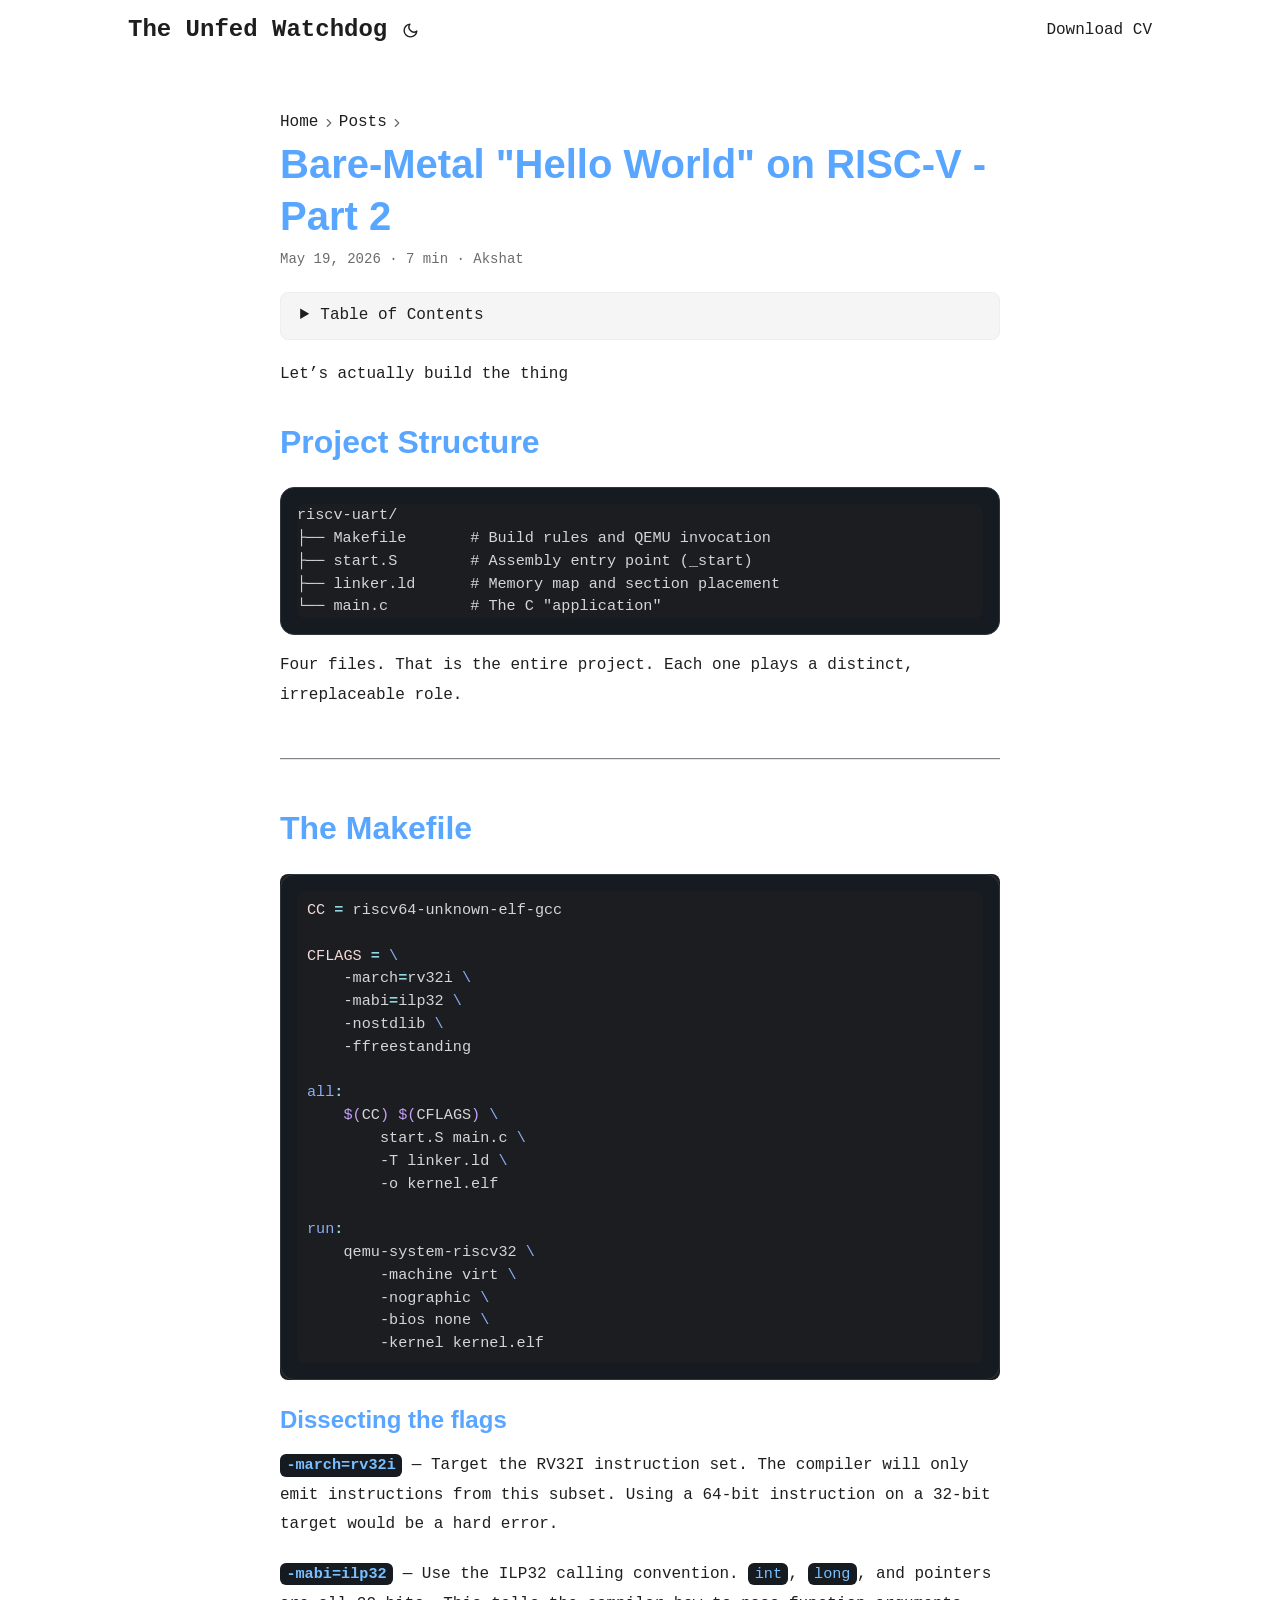
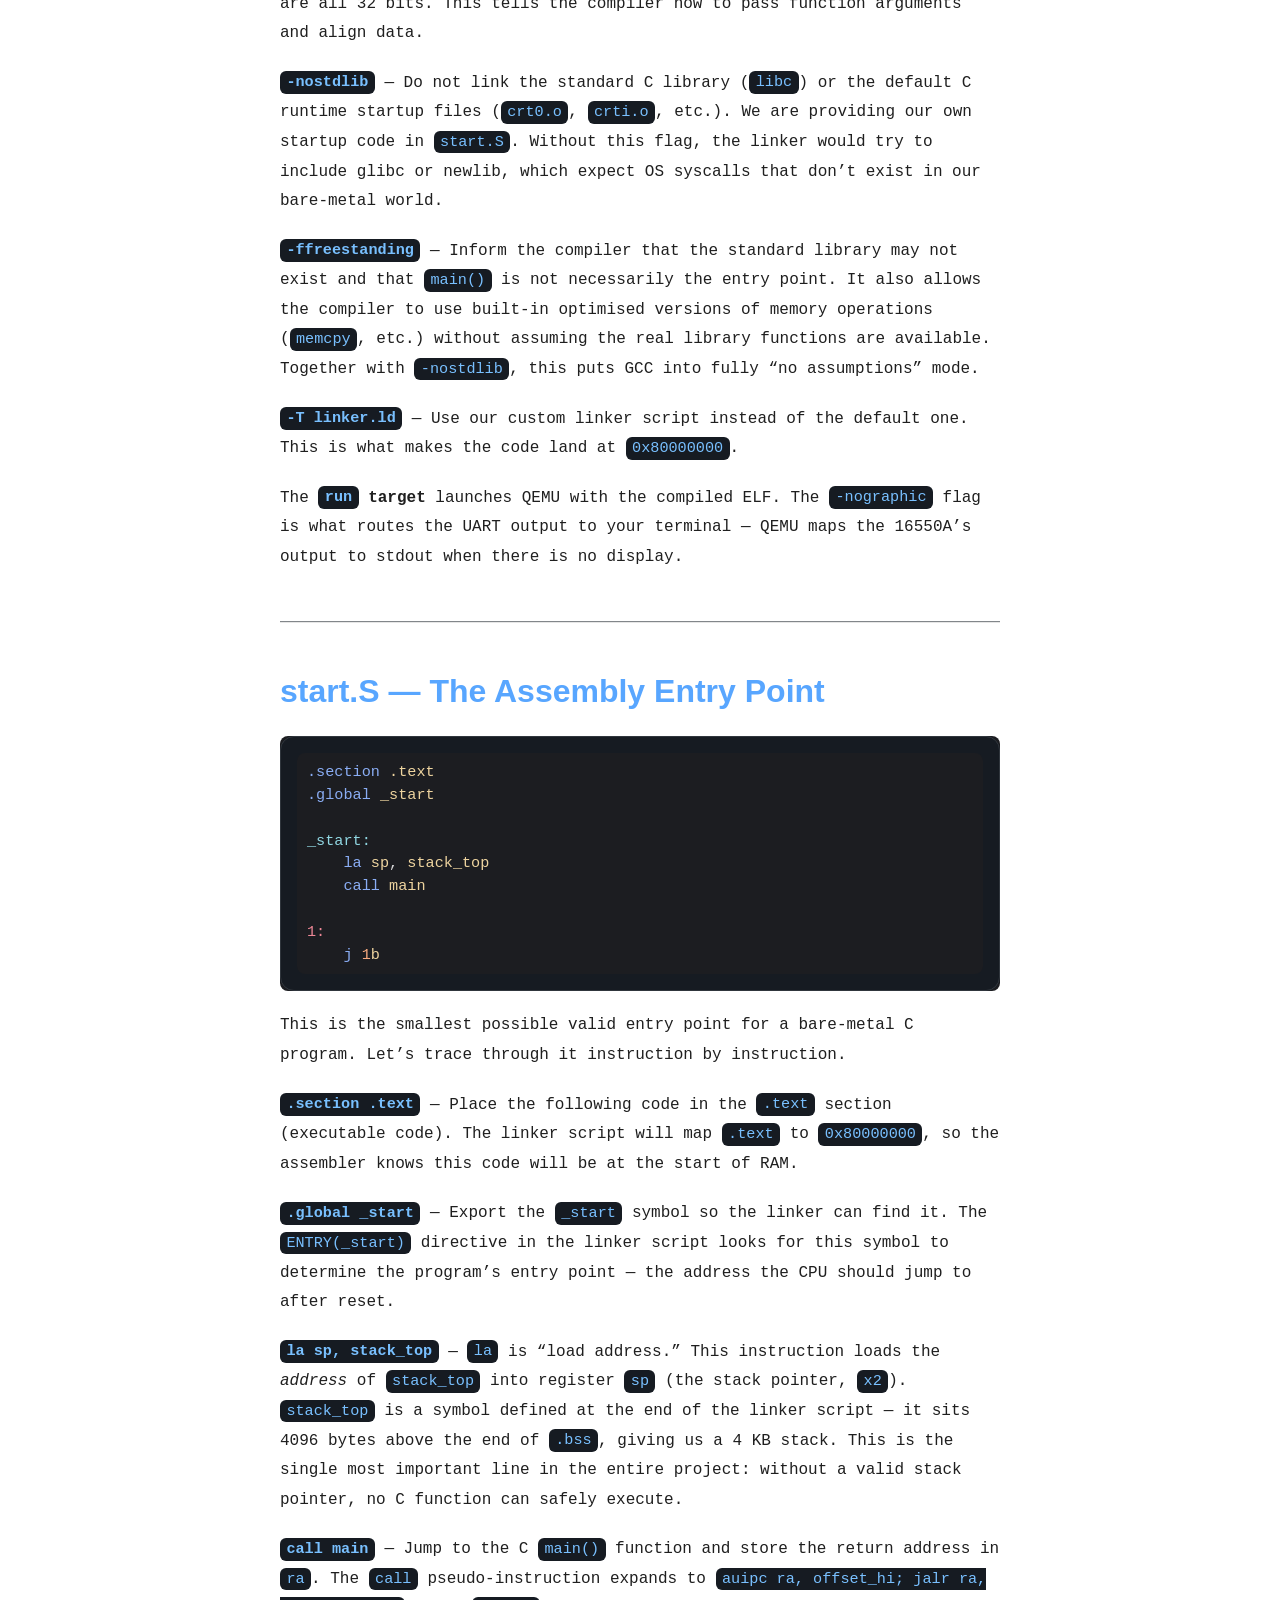
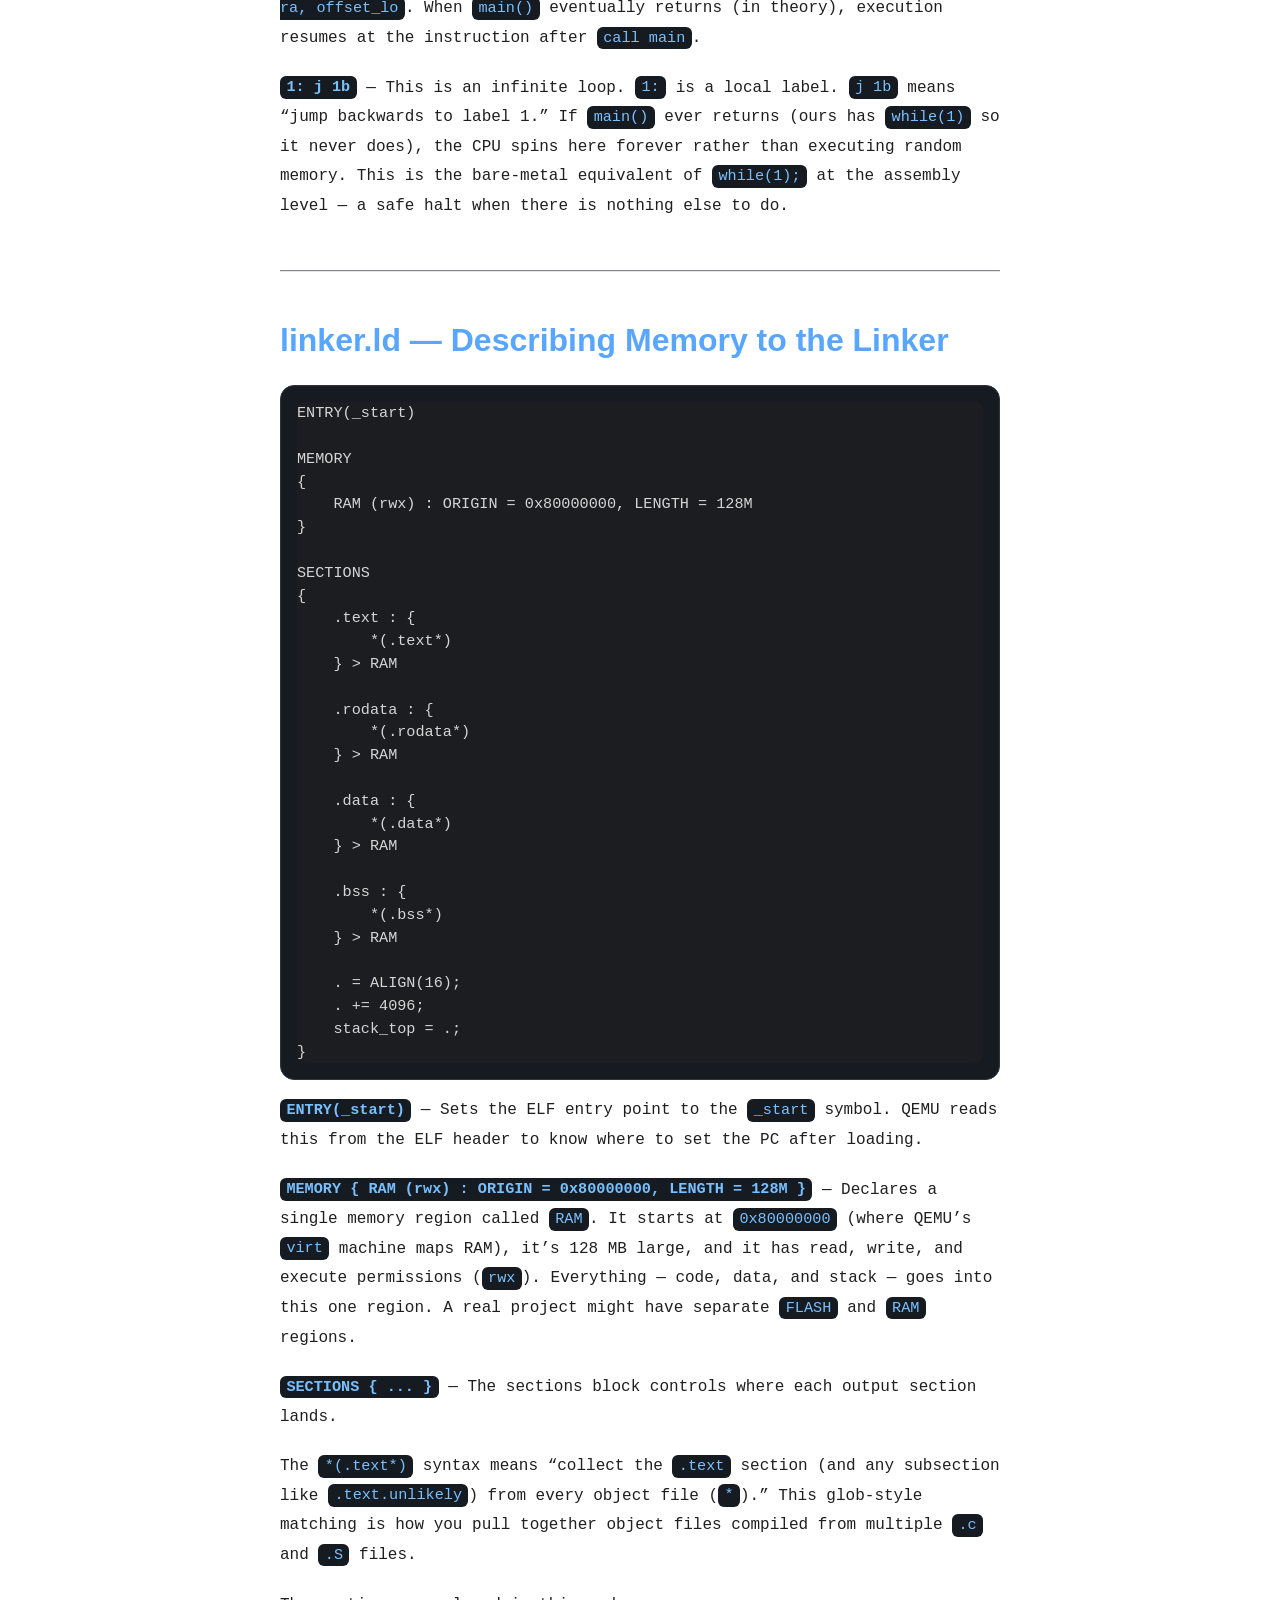
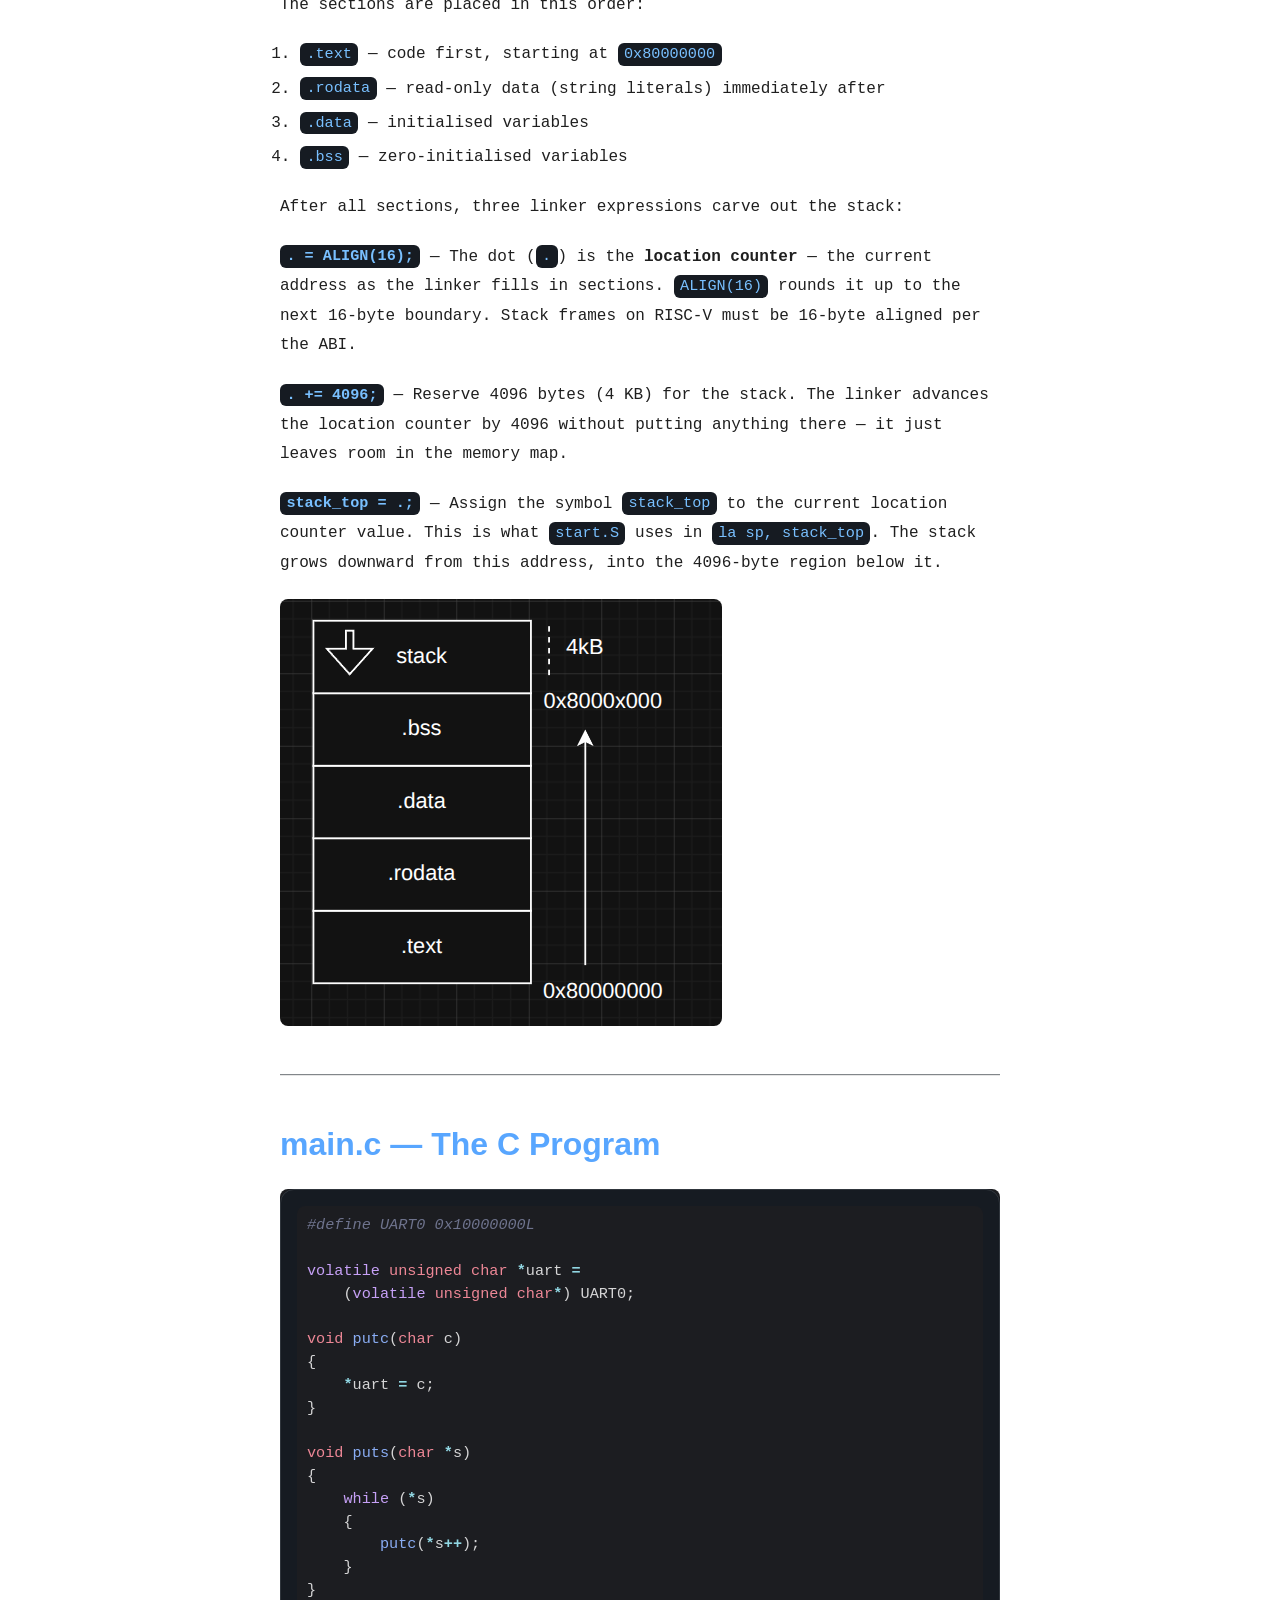
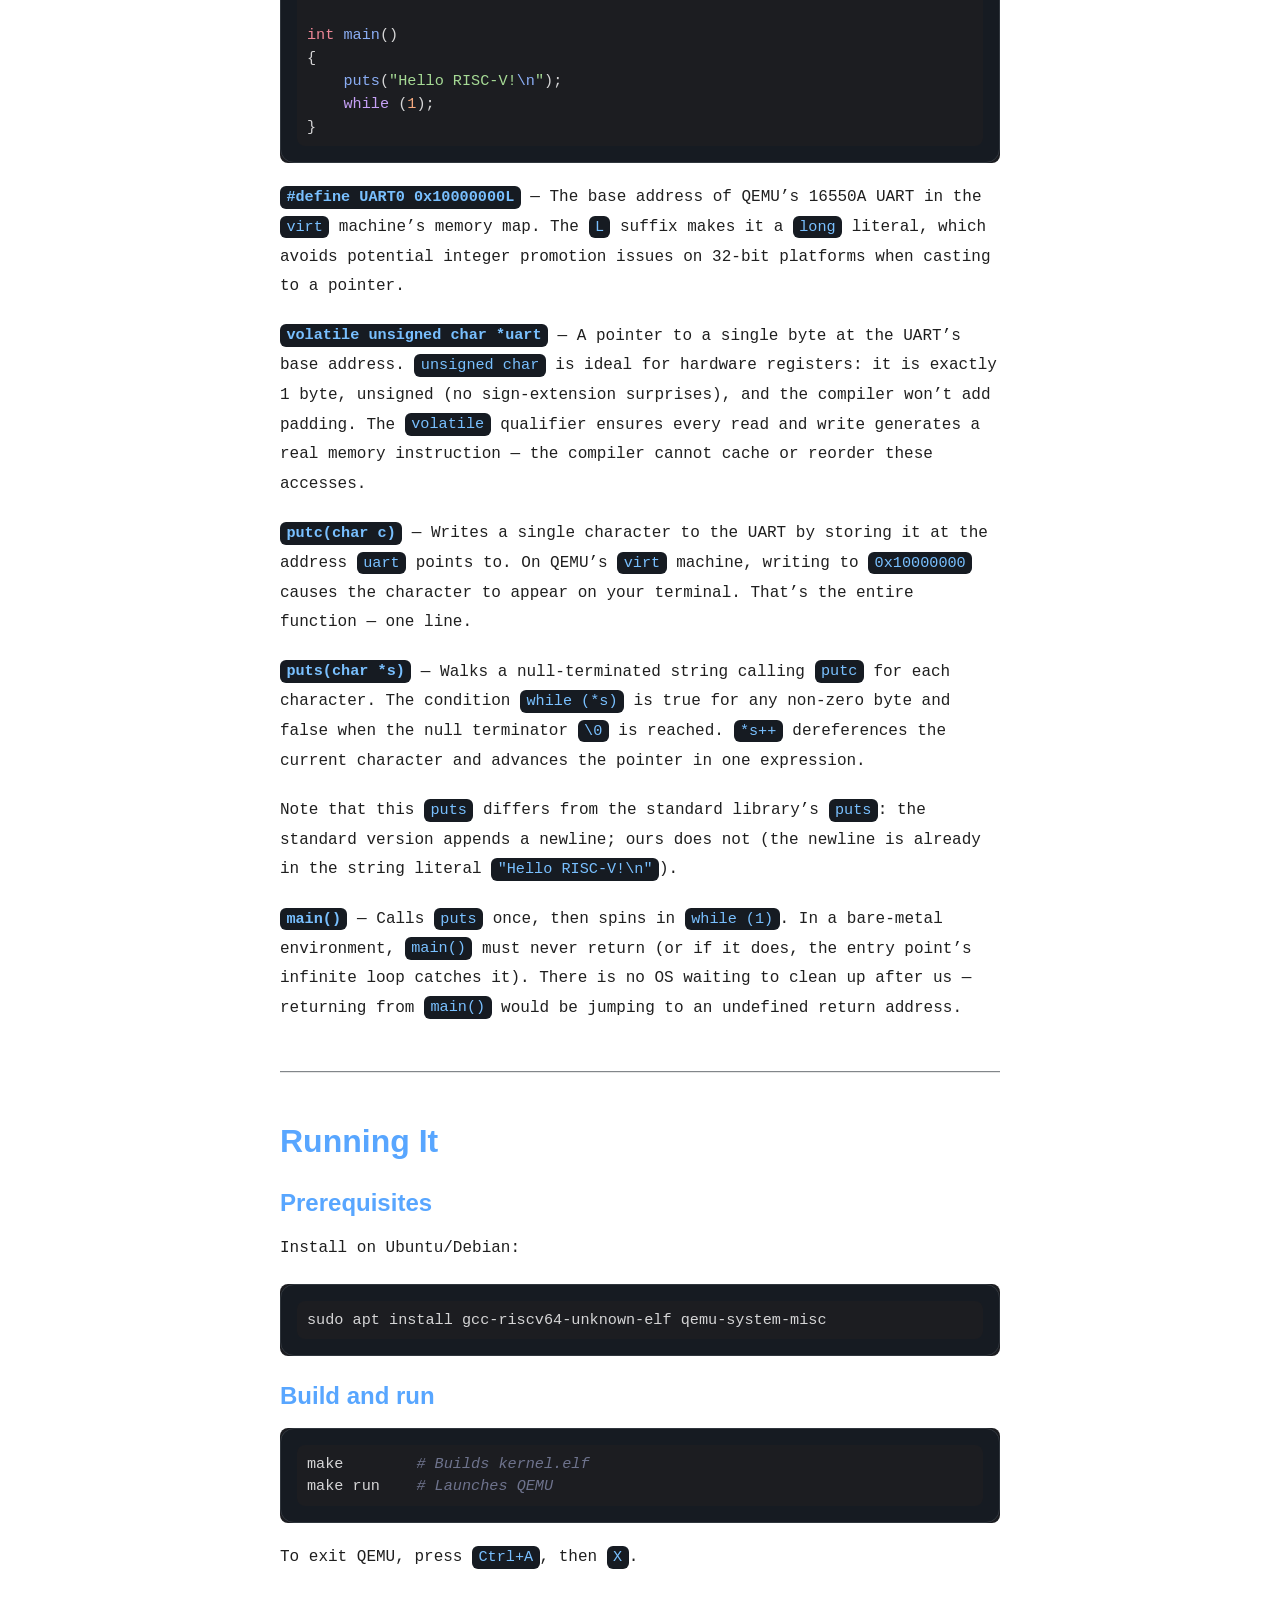
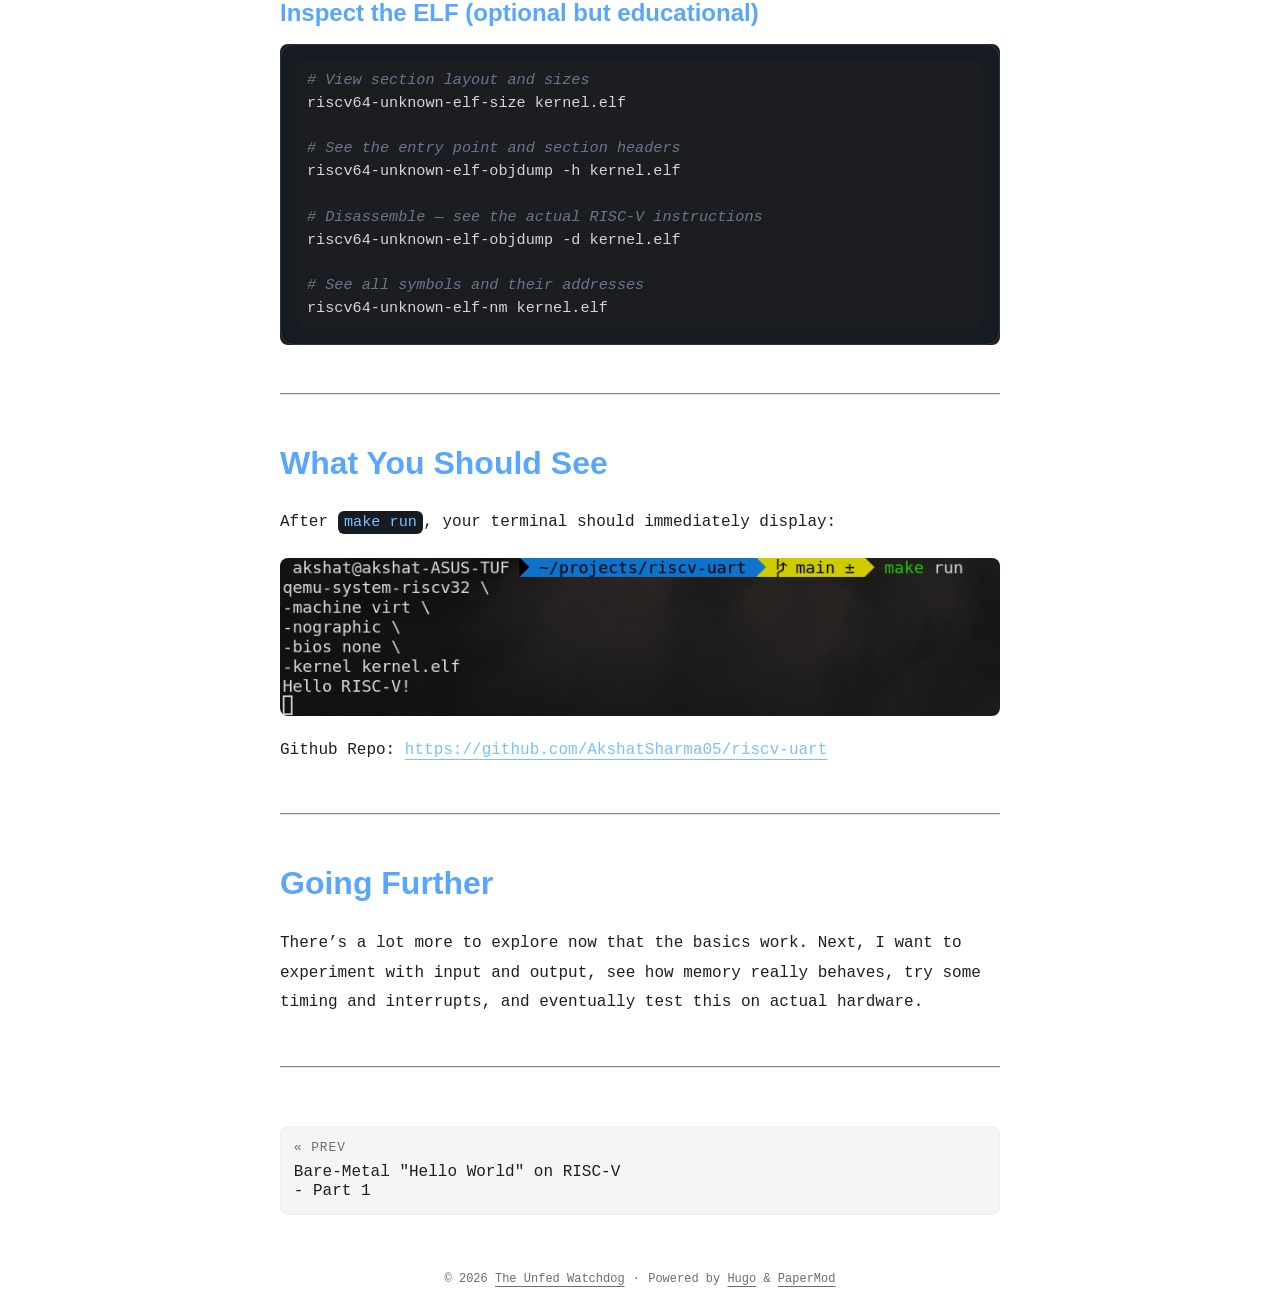
<file: posts/riscv-2/index.html>
<!doctype html><html lang=en dir=auto data-theme=auto><head><meta charset=utf-8><meta http-equiv=X-UA-Compatible content="IE=edge"><meta name=viewport content="width=device-width,initial-scale=1,shrink-to-fit=no"><meta name=robots content="index, follow"><title>Bare-Metal "Hello World" on RISC-V - Part 2 | The Unfed Watchdog</title><meta name=keywords content><meta name=description content="Let&rsquo;s actually build the thing"><meta name=author content="Akshat"><link rel=canonical href=https://akshatsharma05.github.io/posts/riscv-2/><link crossorigin=anonymous href=/assets/css/stylesheet.9da316d8bf339154c7305baf88b05cccd43c085b0ccf953e676c73926cf6cb54.css integrity="sha256-naMW2L8zkVTHMFuviLBczNQ8CFsMz5U+Z2xzkmz2y1Q=" rel="preload stylesheet" as=style><link rel=icon href=https://akshatsharma05.github.io/favicon.ico><link rel=icon type=image/png sizes=16x16 href=https://akshatsharma05.github.io/favicon-16x16.png><link rel=icon type=image/png sizes=32x32 href=https://akshatsharma05.github.io/favicon-32x32.png><link rel=apple-touch-icon href=https://akshatsharma05.github.io/apple-touch-icon.png><link rel=mask-icon href=https://akshatsharma05.github.io/safari-pinned-tab.svg><meta name=theme-color content="#2e2e33"><meta name=msapplication-TileColor content="#2e2e33"><link rel=alternate hreflang=en href=https://akshatsharma05.github.io/posts/riscv-2/><noscript><style>#theme-toggle,.top-link{display:none}</style><style>@media(prefers-color-scheme:dark){:root{--theme:rgb(29, 30, 32);--entry:rgb(46, 46, 51);--primary:rgb(218, 218, 219);--secondary:rgb(155, 156, 157);--tertiary:rgb(65, 66, 68);--content:rgb(196, 196, 197);--code-block-bg:rgb(46, 46, 51);--code-bg:rgb(55, 56, 62);--border:rgb(51, 51, 51);color-scheme:dark}.list{background:var(--theme)}.toc{background:var(--entry)}}</style></noscript><script>localStorage.getItem("pref-theme")==="dark"?document.querySelector("html").dataset.theme="dark":localStorage.getItem("pref-theme")==="light"?document.querySelector("html").dataset.theme="light":window.matchMedia("(prefers-color-scheme: dark)").matches?document.querySelector("html").dataset.theme="dark":document.querySelector("html").dataset.theme="light"</script><meta property="og:url" content="https://akshatsharma05.github.io/posts/riscv-2/"><meta property="og:site_name" content="The Unfed Watchdog"><meta property="og:title" content='Bare-Metal "Hello World" on RISC-V - Part 2'><meta property="og:description" content="Let’s actually build the thing"><meta property="og:locale" content="en_us"><meta property="og:type" content="article"><meta property="article:section" content="posts"><meta property="article:published_time" content="2026-05-19T01:08:05+05:30"><meta property="article:modified_time" content="2026-05-19T01:08:05+05:30"><meta property="og:image" content="https://akshatsharma05.github.io/posts/riscv-2/images/riscv/thumb.png"><meta name=twitter:card content="summary_large_image"><meta name=twitter:image content="https://akshatsharma05.github.io/posts/riscv-2/images/riscv/thumb.png"><meta name=twitter:title content='Bare-Metal "Hello World" on RISC-V - Part 2'><meta name=twitter:description content="Let’s actually build the thing"><script type=application/ld+json>{"@context":"https://schema.org","@type":"BreadcrumbList","itemListElement":[{"@type":"ListItem","position":1,"name":"Posts","item":"https://akshatsharma05.github.io/posts/"},{"@type":"ListItem","position":2,"name":"Bare-Metal \"Hello World\" on RISC-V - Part 2","item":"https://akshatsharma05.github.io/posts/riscv-2/"}]}</script><script type=application/ld+json>{"@context":"https://schema.org","@type":"BlogPosting","headline":"Bare-Metal \"Hello World\" on RISC-V - Part 2","name":"Bare-Metal \u0022Hello World\u0022 on RISC-V - Part 2","description":"Let\u0026rsquo;s actually build the thing\n","keywords":[],"articleBody":"Let’s actually build the thing\nProject Structure riscv-uart/ ├── Makefile # Build rules and QEMU invocation ├── start.S # Assembly entry point (_start) ├── linker.ld # Memory map and section placement └── main.c # The C \"application\" Four files. That is the entire project. Each one plays a distinct, irreplaceable role.\nThe Makefile CC = riscv64-unknown-elf-gcc CFLAGS = \\ -march=rv32i \\ -mabi=ilp32 \\ -nostdlib \\ -ffreestanding all: $(CC) $(CFLAGS) \\ start.S main.c \\ -T linker.ld \\ -o kernel.elf run: qemu-system-riscv32 \\ -machine virt \\ -nographic \\ -bios none \\ -kernel kernel.elf Dissecting the flags -march=rv32i — Target the RV32I instruction set. The compiler will only emit instructions from this subset. Using a 64-bit instruction on a 32-bit target would be a hard error.\n-mabi=ilp32 — Use the ILP32 calling convention. int, long, and pointers are all 32 bits. This tells the compiler how to pass function arguments and align data.\n-nostdlib — Do not link the standard C library (libc) or the default C runtime startup files (crt0.o, crti.o, etc.). We are providing our own startup code in start.S. Without this flag, the linker would try to include glibc or newlib, which expect OS syscalls that don’t exist in our bare-metal world.\n-ffreestanding — Inform the compiler that the standard library may not exist and that main() is not necessarily the entry point. It also allows the compiler to use built-in optimised versions of memory operations (memcpy, etc.) without assuming the real library functions are available. Together with -nostdlib, this puts GCC into fully “no assumptions” mode.\n-T linker.ld — Use our custom linker script instead of the default one. This is what makes the code land at 0x80000000.\nThe run target launches QEMU with the compiled ELF. The -nographic flag is what routes the UART output to your terminal — QEMU maps the 16550A’s output to stdout when there is no display.\nstart.S — The Assembly Entry Point .section .text .global _start _start: la sp, stack_top call main 1: j 1b This is the smallest possible valid entry point for a bare-metal C program. Let’s trace through it instruction by instruction.\n.section .text — Place the following code in the .text section (executable code). The linker script will map .text to 0x80000000, so the assembler knows this code will be at the start of RAM.\n.global _start — Export the _start symbol so the linker can find it. The ENTRY(_start) directive in the linker script looks for this symbol to determine the program’s entry point — the address the CPU should jump to after reset.\nla sp, stack_top — la is “load address.” This instruction loads the address of stack_top into register sp (the stack pointer, x2). stack_top is a symbol defined at the end of the linker script — it sits 4096 bytes above the end of .bss, giving us a 4 KB stack. This is the single most important line in the entire project: without a valid stack pointer, no C function can safely execute.\ncall main — Jump to the C main() function and store the return address in ra. The call pseudo-instruction expands to auipc ra, offset_hi; jalr ra, ra, offset_lo. When main() eventually returns (in theory), execution resumes at the instruction after call main.\n1: j 1b — This is an infinite loop. 1: is a local label. j 1b means “jump backwards to label 1.” If main() ever returns (ours has while(1) so it never does), the CPU spins here forever rather than executing random memory. This is the bare-metal equivalent of while(1); at the assembly level — a safe halt when there is nothing else to do.\nlinker.ld — Describing Memory to the Linker ENTRY(_start) MEMORY { RAM (rwx) : ORIGIN = 0x80000000, LENGTH = 128M } SECTIONS { .text : { *(.text*) } \u003e RAM .rodata : { *(.rodata*) } \u003e RAM .data : { *(.data*) } \u003e RAM .bss : { *(.bss*) } \u003e RAM . = ALIGN(16); . += 4096; stack_top = .; } ENTRY(_start) — Sets the ELF entry point to the _start symbol. QEMU reads this from the ELF header to know where to set the PC after loading.\nMEMORY { RAM (rwx) : ORIGIN = 0x80000000, LENGTH = 128M } — Declares a single memory region called RAM. It starts at 0x80000000 (where QEMU’s virt machine maps RAM), it’s 128 MB large, and it has read, write, and execute permissions (rwx). Everything — code, data, and stack — goes into this one region. A real project might have separate FLASH and RAM regions.\nSECTIONS { ... } — The sections block controls where each output section lands.\nThe *(.text*) syntax means “collect the .text section (and any subsection like .text.unlikely) from every object file (*).” This glob-style matching is how you pull together object files compiled from multiple .c and .S files.\nThe sections are placed in this order:\n.text — code first, starting at 0x80000000 .rodata — read-only data (string literals) immediately after .data — initialised variables .bss — zero-initialised variables After all sections, three linker expressions carve out the stack:\n. = ALIGN(16); — The dot (.) is the location counter — the current address as the linker fills in sections. ALIGN(16) rounds it up to the next 16-byte boundary. Stack frames on RISC-V must be 16-byte aligned per the ABI.\n. += 4096; — Reserve 4096 bytes (4 KB) for the stack. The linker advances the location counter by 4096 without putting anything there — it just leaves room in the memory map.\nstack_top = .; — Assign the symbol stack_top to the current location counter value. This is what start.S uses in la sp, stack_top. The stack grows downward from this address, into the 4096-byte region below it.\nmain.c — The C Program #define UART0 0x10000000L volatile unsigned char *uart = (volatile unsigned char*) UART0; void putc(char c) { *uart = c; } void puts(char *s) { while (*s) { putc(*s++); } } int main() { puts(\"Hello RISC-V!\\n\"); while (1); } #define UART0 0x10000000L — The base address of QEMU’s 16550A UART in the virt machine’s memory map. The L suffix makes it a long literal, which avoids potential integer promotion issues on 32-bit platforms when casting to a pointer.\nvolatile unsigned char *uart — A pointer to a single byte at the UART’s base address. unsigned char is ideal for hardware registers: it is exactly 1 byte, unsigned (no sign-extension surprises), and the compiler won’t add padding. The volatile qualifier ensures every read and write generates a real memory instruction — the compiler cannot cache or reorder these accesses.\nputc(char c) — Writes a single character to the UART by storing it at the address uart points to. On QEMU’s virt machine, writing to 0x10000000 causes the character to appear on your terminal. That’s the entire function — one line.\nputs(char *s) — Walks a null-terminated string calling putc for each character. The condition while (*s) is true for any non-zero byte and false when the null terminator \\0 is reached. *s++ dereferences the current character and advances the pointer in one expression.\nNote that this puts differs from the standard library’s puts: the standard version appends a newline; ours does not (the newline is already in the string literal \"Hello RISC-V!\\n\").\nmain() — Calls puts once, then spins in while (1). In a bare-metal environment, main() must never return (or if it does, the entry point’s infinite loop catches it). There is no OS waiting to clean up after us — returning from main() would be jumping to an undefined return address.\nRunning It Prerequisites Install on Ubuntu/Debian:\nsudo apt install gcc-riscv64-unknown-elf qemu-system-misc Build and run make # Builds kernel.elf make run # Launches QEMU To exit QEMU, press Ctrl+A, then X.\nInspect the ELF (optional but educational) # View section layout and sizes riscv64-unknown-elf-size kernel.elf # See the entry point and section headers riscv64-unknown-elf-objdump -h kernel.elf # Disassemble — see the actual RISC-V instructions riscv64-unknown-elf-objdump -d kernel.elf # See all symbols and their addresses riscv64-unknown-elf-nm kernel.elf What You Should See After make run, your terminal should immediately display:\nGithub Repo: https://github.com/AkshatSharma05/riscv-uart\nGoing Further There’s a lot more to explore now that the basics work. Next, I want to experiment with input and output, see how memory really behaves, try some timing and interrupts, and eventually test this on actual hardware.\n","wordCount":"1391","inLanguage":"en","image":"https://akshatsharma05.github.io/posts/riscv-2/images/riscv/thumb.png","datePublished":"2026-05-19T01:08:05+05:30","dateModified":"2026-05-19T01:08:05+05:30","author":{"@type":"Person","name":"Akshat"},"mainEntityOfPage":{"@type":"WebPage","@id":"https://akshatsharma05.github.io/posts/riscv-2/"},"publisher":{"@type":"Organization","name":"The Unfed Watchdog","logo":{"@type":"ImageObject","url":"https://akshatsharma05.github.io/favicon.ico"}}}</script></head><body id=top><header class=header><nav class=header-nav><div class=logo><a href=https://akshatsharma05.github.io/ accesskey=h title="The Unfed Watchdog (Alt + H)">The Unfed Watchdog</a><div class=logo-switches><button id=theme-toggle class=theme-toggle accesskey=t title="(Alt + T)" aria-label="Toggle theme">
<svg class="moon" width="17" height="17" viewBox="0 0 24 24" fill="none" stroke="currentColor" stroke-width="2" stroke-linecap="round" stroke-linejoin="round"><path d="M21 12.79A9 9 0 1111.21 3 7 7 0 0021 12.79z"/></svg>
<svg class="sun" width="17" height="17" viewBox="0 0 24 24" fill="none" stroke="currentColor" stroke-width="2" stroke-linecap="round" stroke-linejoin="round"><circle cx="12" cy="12" r="5"/><line x1="12" y1="1" x2="12" y2="3"/><line x1="12" y1="21" x2="12" y2="23"/><line x1="4.22" y1="4.22" x2="5.64" y2="5.64"/><line x1="18.36" y1="18.36" x2="19.78" y2="19.78"/><line x1="1" y1="12" x2="3" y2="12"/><line x1="21" y1="12" x2="23" y2="12"/><line x1="4.22" y1="19.78" x2="5.64" y2="18.36"/><line x1="18.36" y1="5.64" x2="19.78" y2="4.22"/></svg></button></div></div><ul id=menu class=menu><li><a href=https://akshatsharma05.github.io/docs/resume/akshat_sharma_cv.pdf title="Download CV"><span>Download CV</span></a></li></ul></nav></header><main class=main><article class=post-single><header class=post-header><nav class=breadcrumbs role=navigation aria-label=Breadcrumb><a href=/>Home</a>
<svg viewBox="0 0 24 24" fill="none" stroke="currentColor" stroke-width="2" stroke-linecap="round" stroke-linejoin="round" class="feather feather-chevron-right"><polyline points="9 18 15 12 9 6"/></svg>
<a href=/posts/>Posts</a>
<svg viewBox="0 0 24 24" fill="none" stroke="currentColor" stroke-width="2" stroke-linecap="round" stroke-linejoin="round" class="feather feather-chevron-right"><polyline points="9 18 15 12 9 6"/></svg></nav><h1 class="post-title entry-hint-parent">Bare-Metal "Hello World" on RISC-V - Part 2</h1><div class=post-meta><span title='2026-05-19 01:08:05 +0530 IST'>May 19, 2026</span>&nbsp;·&nbsp;<span>7 min</span>&nbsp;·&nbsp;<span>Akshat</span></div></header><details class=toc><summary accesskey=c title="(Alt + C)"><span class=title>Table of Contents</span></summary><div class=inner><ul><li><a href=#project-structure aria-label="Project Structure">Project Structure</a></li><li><a href=#the-makefile aria-label="The Makefile">The Makefile</a><ul><li><a href=#dissecting-the-flags aria-label="Dissecting the flags">Dissecting the flags</a></li></ul></li><li><a href=#starts--the-assembly-entry-point aria-label="start.S — The Assembly Entry Point">start.S — The Assembly Entry Point</a></li><li><a href=#linkerld--describing-memory-to-the-linker aria-label="linker.ld — Describing Memory to the Linker">linker.ld — Describing Memory to the Linker</a></li><li><a href=#mainc--the-c-program aria-label="main.c — The C Program">main.c — The C Program</a></li><li><a href=#running-it aria-label="Running It">Running It</a><ul><li><a href=#prerequisites aria-label=Prerequisites>Prerequisites</a></li><li><a href=#build-and-run aria-label="Build and run">Build and run</a></li><li><a href=#inspect-the-elf-optional-but-educational aria-label="Inspect the ELF (optional but educational)">Inspect the ELF (optional but educational)</a></li></ul></li><li><a href=#what-you-should-see aria-label="What You Should See">What You Should See</a></li><li><a href=#going-further aria-label="Going Further">Going Further</a></li></ul></div></details><div class="post-content md-content"><p>Let&rsquo;s actually build the thing</p><h2 id=project-structure>Project Structure<a hidden class=anchor aria-hidden=true href=#project-structure>#</a></h2><pre tabindex=0><code>riscv-uart/
├── Makefile       # Build rules and QEMU invocation
├── start.S        # Assembly entry point (_start)
├── linker.ld      # Memory map and section placement
└── main.c         # The C &#34;application&#34;
</code></pre><p>Four files. That is the entire project. Each one plays a distinct, irreplaceable role.</p><hr><h2 id=the-makefile>The Makefile<a hidden class=anchor aria-hidden=true href=#the-makefile>#</a></h2><div class=highlight><pre tabindex=0 class=chroma><code class=language-makefile data-lang=makefile><span class=line><span class=cl><span class=nv>CC</span> <span class=o>=</span> riscv64-unknown-elf-gcc
</span></span><span class=line><span class=cl>
</span></span><span class=line><span class=cl><span class=nv>CFLAGS</span> <span class=o>=</span> <span class=se>\
</span></span></span><span class=line><span class=cl>    -march<span class=o>=</span>rv32i <span class=se>\
</span></span></span><span class=line><span class=cl>    -mabi<span class=o>=</span>ilp32 <span class=se>\
</span></span></span><span class=line><span class=cl>    -nostdlib <span class=se>\
</span></span></span><span class=line><span class=cl>    -ffreestanding
</span></span><span class=line><span class=cl>
</span></span><span class=line><span class=cl><span class=nf>all</span><span class=o>:</span>
</span></span><span class=line><span class=cl>    <span class=k>$(</span>CC<span class=k>)</span> <span class=k>$(</span>CFLAGS<span class=k>)</span> <span class=se>\
</span></span></span><span class=line><span class=cl>        start.S main.c <span class=se>\
</span></span></span><span class=line><span class=cl>        -T linker.ld <span class=se>\
</span></span></span><span class=line><span class=cl>        -o kernel.elf
</span></span><span class=line><span class=cl>
</span></span><span class=line><span class=cl><span class=nf>run</span><span class=o>:</span>
</span></span><span class=line><span class=cl>    qemu-system-riscv32 <span class=se>\
</span></span></span><span class=line><span class=cl>        -machine virt <span class=se>\
</span></span></span><span class=line><span class=cl>        -nographic <span class=se>\
</span></span></span><span class=line><span class=cl>        -bios none <span class=se>\
</span></span></span><span class=line><span class=cl>        -kernel kernel.elf
</span></span></code></pre></div><h3 id=dissecting-the-flags>Dissecting the flags<a hidden class=anchor aria-hidden=true href=#dissecting-the-flags>#</a></h3><p><strong><code>-march=rv32i</code></strong> — Target the RV32I instruction set. The compiler will only emit instructions from this subset. Using a 64-bit instruction on a 32-bit target would be a hard error.</p><p><strong><code>-mabi=ilp32</code></strong> — Use the ILP32 calling convention. <code>int</code>, <code>long</code>, and pointers are all 32 bits. This tells the compiler how to pass function arguments and align data.</p><p><strong><code>-nostdlib</code></strong> — Do not link the standard C library (<code>libc</code>) or the default C runtime startup files (<code>crt0.o</code>, <code>crti.o</code>, etc.). We are providing our own startup code in <code>start.S</code>. Without this flag, the linker would try to include glibc or newlib, which expect OS syscalls that don&rsquo;t exist in our bare-metal world.</p><p><strong><code>-ffreestanding</code></strong> — Inform the compiler that the standard library may not exist and that <code>main()</code> is not necessarily the entry point. It also allows the compiler to use built-in optimised versions of memory operations (<code>memcpy</code>, etc.) without assuming the real library functions are available. Together with <code>-nostdlib</code>, this puts GCC into fully &ldquo;no assumptions&rdquo; mode.</p><p><strong><code>-T linker.ld</code></strong> — Use our custom linker script instead of the default one. This is what makes the code land at <code>0x80000000</code>.</p><p>The <strong><code>run</code> target</strong> launches QEMU with the compiled ELF. The <code>-nographic</code> flag is what routes the UART output to your terminal — QEMU maps the 16550A&rsquo;s output to stdout when there is no display.</p><hr><h2 id=starts--the-assembly-entry-point>start.S — The Assembly Entry Point<a hidden class=anchor aria-hidden=true href=#starts--the-assembly-entry-point>#</a></h2><div class=highlight><pre tabindex=0 class=chroma><code class=language-asm data-lang=asm><span class=line><span class=cl><span class=na>.section</span> <span class=no>.text</span>
</span></span><span class=line><span class=cl><span class=na>.global</span> <span class=no>_start</span>
</span></span><span class=line><span class=cl>
</span></span><span class=line><span class=cl><span class=nl>_start:</span>
</span></span><span class=line><span class=cl>    <span class=nf>la</span> <span class=no>sp</span><span class=p>,</span> <span class=no>stack_top</span>
</span></span><span class=line><span class=cl>    <span class=nf>call</span> <span class=no>main</span>
</span></span><span class=line><span class=cl>
</span></span><span class=line><span class=cl><span class=err>1:</span>
</span></span><span class=line><span class=cl>    <span class=nf>j</span> <span class=mi>1</span><span class=no>b</span>
</span></span></code></pre></div><p>This is the smallest possible valid entry point for a bare-metal C program. Let&rsquo;s trace through it instruction by instruction.</p><p><strong><code>.section .text</code></strong> — Place the following code in the <code>.text</code> section (executable code). The linker script will map <code>.text</code> to <code>0x80000000</code>, so the assembler knows this code will be at the start of RAM.</p><p><strong><code>.global _start</code></strong> — Export the <code>_start</code> symbol so the linker can find it. The <code>ENTRY(_start)</code> directive in the linker script looks for this symbol to determine the program&rsquo;s entry point — the address the CPU should jump to after reset.</p><p><strong><code>la sp, stack_top</code></strong> — <code>la</code> is &ldquo;load address.&rdquo; This instruction loads the <em>address</em> of <code>stack_top</code> into register <code>sp</code> (the stack pointer, <code>x2</code>). <code>stack_top</code> is a symbol defined at the end of the linker script — it sits 4096 bytes above the end of <code>.bss</code>, giving us a 4 KB stack. This is the single most important line in the entire project: without a valid stack pointer, no C function can safely execute.</p><p><strong><code>call main</code></strong> — Jump to the C <code>main()</code> function and store the return address in <code>ra</code>. The <code>call</code> pseudo-instruction expands to <code>auipc ra, offset_hi; jalr ra, ra, offset_lo</code>. When <code>main()</code> eventually returns (in theory), execution resumes at the instruction after <code>call main</code>.</p><p><strong><code>1: j 1b</code></strong> — This is an infinite loop. <code>1:</code> is a local label. <code>j 1b</code> means &ldquo;jump backwards to label 1.&rdquo; If <code>main()</code> ever returns (ours has <code>while(1)</code> so it never does), the CPU spins here forever rather than executing random memory. This is the bare-metal equivalent of <code>while(1);</code> at the assembly level — a safe halt when there is nothing else to do.</p><hr><h2 id=linkerld--describing-memory-to-the-linker>linker.ld — Describing Memory to the Linker<a hidden class=anchor aria-hidden=true href=#linkerld--describing-memory-to-the-linker>#</a></h2><pre tabindex=0><code class=language-ld data-lang=ld>ENTRY(_start)

MEMORY
{
    RAM (rwx) : ORIGIN = 0x80000000, LENGTH = 128M
}

SECTIONS
{
    .text : {
        *(.text*)
    } &gt; RAM

    .rodata : {
        *(.rodata*)
    } &gt; RAM

    .data : {
        *(.data*)
    } &gt; RAM

    .bss : {
        *(.bss*)
    } &gt; RAM

    . = ALIGN(16);
    . += 4096;
    stack_top = .;
}
</code></pre><p><strong><code>ENTRY(_start)</code></strong> — Sets the ELF entry point to the <code>_start</code> symbol. QEMU reads this from the ELF header to know where to set the PC after loading.</p><p><strong><code>MEMORY { RAM (rwx) : ORIGIN = 0x80000000, LENGTH = 128M }</code></strong> — Declares a single memory region called <code>RAM</code>. It starts at <code>0x80000000</code> (where QEMU&rsquo;s <code>virt</code> machine maps RAM), it&rsquo;s 128 MB large, and it has read, write, and execute permissions (<code>rwx</code>). Everything — code, data, and stack — goes into this one region. A real project might have separate <code>FLASH</code> and <code>RAM</code> regions.</p><p><strong><code>SECTIONS { ... }</code></strong> — The sections block controls where each output section lands.</p><p>The <code>*(.text*)</code> syntax means &ldquo;collect the <code>.text</code> section (and any subsection like <code>.text.unlikely</code>) from every object file (<code>*</code>).&rdquo; This glob-style matching is how you pull together object files compiled from multiple <code>.c</code> and <code>.S</code> files.</p><p>The sections are placed in this order:</p><ol><li><code>.text</code> — code first, starting at <code>0x80000000</code></li><li><code>.rodata</code> — read-only data (string literals) immediately after</li><li><code>.data</code> — initialised variables</li><li><code>.bss</code> — zero-initialised variables</li></ol><p>After all sections, three linker expressions carve out the stack:</p><p><strong><code>. = ALIGN(16);</code></strong> — The dot (<code>.</code>) is the <strong>location counter</strong> — the current address as the linker fills in sections. <code>ALIGN(16)</code> rounds it up to the next 16-byte boundary. Stack frames on RISC-V must be 16-byte aligned per the ABI.</p><p><strong><code>. += 4096;</code></strong> — Reserve 4096 bytes (4 KB) for the stack. The linker advances the location counter by 4096 without putting anything there — it just leaves room in the memory map.</p><p><strong><code>stack_top = .;</code></strong> — Assign the symbol <code>stack_top</code> to the current location counter value. This is what <code>start.S</code> uses in <code>la sp, stack_top</code>. The stack grows downward from this address, into the 4096-byte region below it.</p><p><img alt="Memory Map" loading=lazy src=/images/riscv/memorymap.png></p><hr><h2 id=mainc--the-c-program>main.c — The C Program<a hidden class=anchor aria-hidden=true href=#mainc--the-c-program>#</a></h2><div class=highlight><pre tabindex=0 class=chroma><code class=language-c data-lang=c><span class=line><span class=cl><span class=cp>#define UART0 0x10000000L
</span></span></span><span class=line><span class=cl>
</span></span><span class=line><span class=cl><span class=k>volatile</span> <span class=kt>unsigned</span> <span class=kt>char</span> <span class=o>*</span><span class=n>uart</span> <span class=o>=</span>
</span></span><span class=line><span class=cl>    <span class=p>(</span><span class=k>volatile</span> <span class=kt>unsigned</span> <span class=kt>char</span><span class=o>*</span><span class=p>)</span> <span class=n>UART0</span><span class=p>;</span>
</span></span><span class=line><span class=cl>
</span></span><span class=line><span class=cl><span class=kt>void</span> <span class=nf>putc</span><span class=p>(</span><span class=kt>char</span> <span class=n>c</span><span class=p>)</span>
</span></span><span class=line><span class=cl><span class=p>{</span>
</span></span><span class=line><span class=cl>    <span class=o>*</span><span class=n>uart</span> <span class=o>=</span> <span class=n>c</span><span class=p>;</span>
</span></span><span class=line><span class=cl><span class=p>}</span>
</span></span><span class=line><span class=cl>
</span></span><span class=line><span class=cl><span class=kt>void</span> <span class=nf>puts</span><span class=p>(</span><span class=kt>char</span> <span class=o>*</span><span class=n>s</span><span class=p>)</span>
</span></span><span class=line><span class=cl><span class=p>{</span>
</span></span><span class=line><span class=cl>    <span class=k>while</span> <span class=p>(</span><span class=o>*</span><span class=n>s</span><span class=p>)</span>
</span></span><span class=line><span class=cl>    <span class=p>{</span>
</span></span><span class=line><span class=cl>        <span class=nf>putc</span><span class=p>(</span><span class=o>*</span><span class=n>s</span><span class=o>++</span><span class=p>);</span>
</span></span><span class=line><span class=cl>    <span class=p>}</span>
</span></span><span class=line><span class=cl><span class=p>}</span>
</span></span><span class=line><span class=cl>
</span></span><span class=line><span class=cl><span class=kt>int</span> <span class=nf>main</span><span class=p>()</span>
</span></span><span class=line><span class=cl><span class=p>{</span>
</span></span><span class=line><span class=cl>    <span class=nf>puts</span><span class=p>(</span><span class=s>&#34;Hello RISC-V!</span><span class=se>\n</span><span class=s>&#34;</span><span class=p>);</span>
</span></span><span class=line><span class=cl>    <span class=k>while</span> <span class=p>(</span><span class=mi>1</span><span class=p>);</span>
</span></span><span class=line><span class=cl><span class=p>}</span>
</span></span></code></pre></div><p><strong><code>#define UART0 0x10000000L</code></strong> — The base address of QEMU&rsquo;s 16550A UART in the <code>virt</code> machine&rsquo;s memory map. The <code>L</code> suffix makes it a <code>long</code> literal, which avoids potential integer promotion issues on 32-bit platforms when casting to a pointer.</p><p><strong><code>volatile unsigned char *uart</code></strong> — A pointer to a single byte at the UART&rsquo;s base address. <code>unsigned char</code> is ideal for hardware registers: it is exactly 1 byte, unsigned (no sign-extension surprises), and the compiler won&rsquo;t add padding. The <code>volatile</code> qualifier ensures every read and write generates a real memory instruction — the compiler cannot cache or reorder these accesses.</p><p><strong><code>putc(char c)</code></strong> — Writes a single character to the UART by storing it at the address <code>uart</code> points to. On QEMU&rsquo;s <code>virt</code> machine, writing to <code>0x10000000</code> causes the character to appear on your terminal. That&rsquo;s the entire function — one line.</p><p><strong><code>puts(char *s)</code></strong> — Walks a null-terminated string calling <code>putc</code> for each character. The condition <code>while (*s)</code> is true for any non-zero byte and false when the null terminator <code>\0</code> is reached. <code>*s++</code> dereferences the current character and advances the pointer in one expression.</p><p>Note that this <code>puts</code> differs from the standard library&rsquo;s <code>puts</code>: the standard version appends a newline; ours does not (the newline is already in the string literal <code>"Hello RISC-V!\n"</code>).</p><p><strong><code>main()</code></strong> — Calls <code>puts</code> once, then spins in <code>while (1)</code>. In a bare-metal environment, <code>main()</code> must never return (or if it does, the entry point&rsquo;s infinite loop catches it). There is no OS waiting to clean up after us — returning from <code>main()</code> would be jumping to an undefined return address.</p><hr><h2 id=running-it>Running It<a hidden class=anchor aria-hidden=true href=#running-it>#</a></h2><h3 id=prerequisites>Prerequisites<a hidden class=anchor aria-hidden=true href=#prerequisites>#</a></h3><p>Install on Ubuntu/Debian:</p><div class=highlight><pre tabindex=0 class=chroma><code class=language-bash data-lang=bash><span class=line><span class=cl>sudo apt install gcc-riscv64-unknown-elf qemu-system-misc
</span></span></code></pre></div><h3 id=build-and-run>Build and run<a hidden class=anchor aria-hidden=true href=#build-and-run>#</a></h3><div class=highlight><pre tabindex=0 class=chroma><code class=language-bash data-lang=bash><span class=line><span class=cl>make        <span class=c1># Builds kernel.elf</span>
</span></span><span class=line><span class=cl>make run    <span class=c1># Launches QEMU</span>
</span></span></code></pre></div><p>To exit QEMU, press <code>Ctrl+A</code>, then <code>X</code>.</p><h3 id=inspect-the-elf-optional-but-educational>Inspect the ELF (optional but educational)<a hidden class=anchor aria-hidden=true href=#inspect-the-elf-optional-but-educational>#</a></h3><div class=highlight><pre tabindex=0 class=chroma><code class=language-bash data-lang=bash><span class=line><span class=cl><span class=c1># View section layout and sizes</span>
</span></span><span class=line><span class=cl>riscv64-unknown-elf-size kernel.elf
</span></span><span class=line><span class=cl>
</span></span><span class=line><span class=cl><span class=c1># See the entry point and section headers</span>
</span></span><span class=line><span class=cl>riscv64-unknown-elf-objdump -h kernel.elf
</span></span><span class=line><span class=cl>
</span></span><span class=line><span class=cl><span class=c1># Disassemble — see the actual RISC-V instructions</span>
</span></span><span class=line><span class=cl>riscv64-unknown-elf-objdump -d kernel.elf
</span></span><span class=line><span class=cl>
</span></span><span class=line><span class=cl><span class=c1># See all symbols and their addresses</span>
</span></span><span class=line><span class=cl>riscv64-unknown-elf-nm kernel.elf
</span></span></code></pre></div><hr><h2 id=what-you-should-see>What You Should See<a hidden class=anchor aria-hidden=true href=#what-you-should-see>#</a></h2><p>After <code>make run</code>, your terminal should immediately display:</p><p><img alt=Output loading=lazy src=/images/riscv/output.png></p><p>Github Repo: <a href=https://github.com/AkshatSharma05/riscv-uart>https://github.com/AkshatSharma05/riscv-uart</a></p><hr><h2 id=going-further>Going Further<a hidden class=anchor aria-hidden=true href=#going-further>#</a></h2><p>There’s a lot more to explore now that the basics work. Next, I want to experiment with input and output, see how memory really behaves, try some timing and interrupts, and eventually test this on actual hardware.</p><hr></div><footer class=post-footer><ul class=post-tags></ul><nav class=paginav><a class=prev href=https://akshatsharma05.github.io/posts/riscv-1/><span class=title>« Prev</span>
<span>Bare-Metal "Hello World" on RISC-V - Part 1</span></a></nav></footer></article></main><footer class=footer><span>&copy; 2026 <a href=https://akshatsharma05.github.io/>The Unfed Watchdog</a></span> ·
<span>Powered by
<a href="https://gohugo.io/?utm_source=papermod" rel=noopener target=_blank>Hugo</a> &
<a href=https://github.com/adityatelange/hugo-PaperMod/ rel=noopener target=_blank>PaperMod</a></span></footer><a href=#top id=top-link class="top-link hidden" aria-label="go to top" title="Go to Top (Alt + G)" accesskey=g><svg viewBox="0 0 24 24" fill="none" stroke="currentColor" stroke-width="2" stroke-linecap="round" stroke-linejoin="round" class="feather feather-chevrons-up"><polyline points="17 11 12 6 7 11"/><polyline points="17 18 12 13 7 18"/></svg>
</a><script>let menu=document.getElementById("menu");if(menu){const e=localStorage.getItem("menu-scroll-position");e&&(menu.scrollLeft=parseInt(e,10)),menu.onscroll=function(){localStorage.setItem("menu-scroll-position",menu.scrollLeft)}}document.querySelectorAll('a[href^="#"]').forEach(e=>{e.addEventListener("click",function(e){e.preventDefault();var t=this.getAttribute("href").substr(1);window.matchMedia("(prefers-reduced-motion: reduce)").matches?document.querySelector(`[id='${decodeURIComponent(t)}']`).scrollIntoView():document.querySelector(`[id='${decodeURIComponent(t)}']`).scrollIntoView({behavior:"smooth"}),t==="top"?history.replaceState(null,null," "):history.pushState(null,null,`#${t}`)})})</script><script>var toplink=document.getElementById("top-link");window.onscroll=function(){const e=window.innerHeight;document.body.scrollTop>e||document.documentElement.scrollTop>e?toplink.classList.remove("hidden"):toplink.classList.add("hidden")}</script><script>document.getElementById("theme-toggle").addEventListener("click",()=>{const e=document.querySelector("html");e.dataset.theme==="dark"?(e.dataset.theme="light",localStorage.setItem("pref-theme","light")):(e.dataset.theme="dark",localStorage.setItem("pref-theme","dark"))})</script><script>document.querySelectorAll("pre > code").forEach(e=>{const n=e.parentNode.parentNode,t=document.createElement("button");t.classList.add("copy-code"),t.innerHTML="copy";function s(){t.innerHTML="copied!",setTimeout(()=>{t.innerHTML="copy"},2e3)}t.addEventListener("click",t=>{if("clipboard"in navigator){navigator.clipboard.writeText(e.textContent),s();return}const n=document.createRange();n.selectNodeContents(e);const o=window.getSelection();o.removeAllRanges(),o.addRange(n);try{document.execCommand("copy"),s()}catch{}o.removeRange(n)}),n.classList.contains("highlight")?n.appendChild(t):n.parentNode.firstChild==n||(e.parentNode.parentNode.parentNode.parentNode.parentNode.nodeName=="TABLE"?e.parentNode.parentNode.parentNode.parentNode.parentNode.appendChild(t):e.parentNode.appendChild(t))})</script></body></html>
</file>
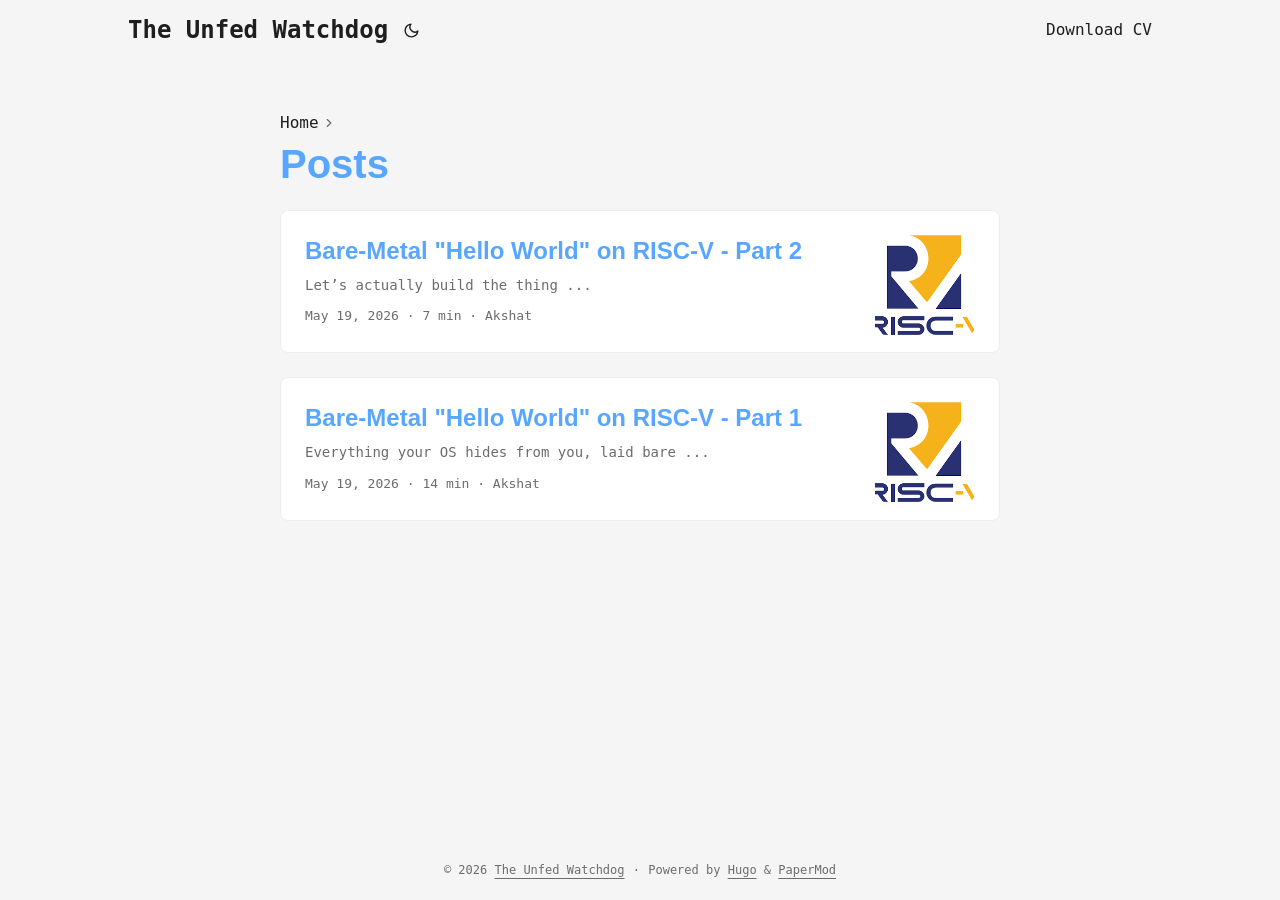
<file: posts/page/1/index.html>
<!doctype html><html lang=en-us><head><title>https://akshatsharma05.github.io/posts/</title><link rel=canonical href=https://akshatsharma05.github.io/posts/><meta charset=utf-8><meta http-equiv=refresh content="0; url=https://akshatsharma05.github.io/posts/"></head></html>
</file>
